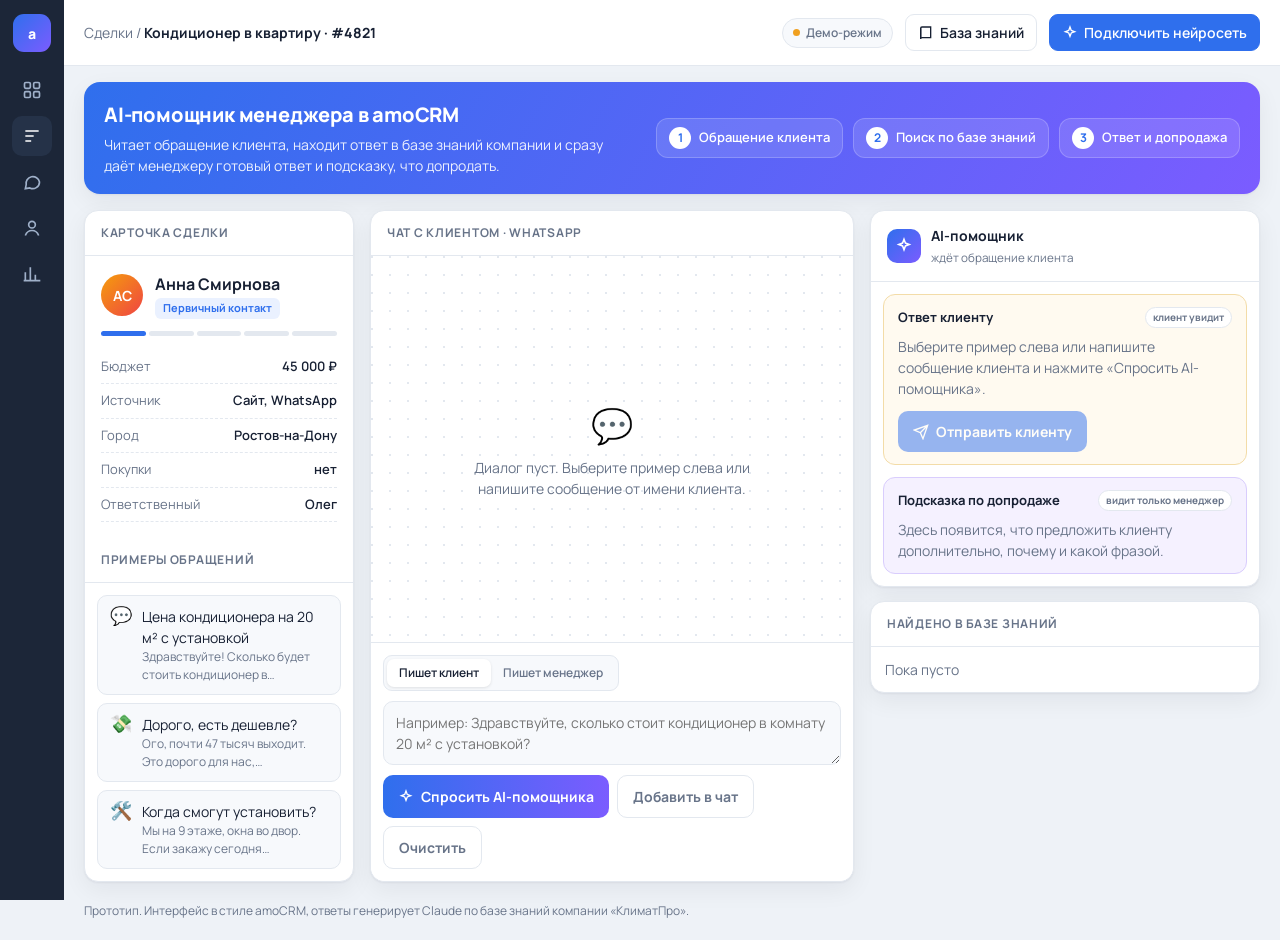
<file: ai-sales-assistant/index.html>
<!doctype html>
<html lang="ru">
<head>
<meta charset="utf-8">
<meta name="viewport" content="width=device-width, initial-scale=1">
<meta name="robots" content="noindex, nofollow">
<title>AI-помощник менеджера</title>
<meta name="description" content="Прототип: обращение клиента, поиск по базе знаний, ответ клиенту и подсказка по допродаже для менеджера в окне в стиле amoCRM">
<link rel="preconnect" href="https://fonts.googleapis.com">
<link rel="preconnect" href="https://fonts.gstatic.com" crossorigin>
<link rel="stylesheet" href="https://fonts.googleapis.com/css2?family=Manrope:wght@400;500;600;700;800&display=swap">
<style>
:root{
  --bg:#eef2f7; --panel:#ffffff; --panel-2:#f7f9fc; --line:#e3e8ef; --text:#172033; --muted:#687489;
  --brand:#2f6fed; --brand-2:#7b5cff; --brand-soft:#eaf1ff;
  --client:#f1f4f9; --manager:#e6f6ee; --manager-line:#bfe6cf;
  --reply-bg:#fffaf0; --reply-line:#f3dca8; --up-bg:#f5f1ff; --up-line:#d9cdfd;
  --ok:#17a34a; --danger:#d64545; --nav:#1c2638; --nav-2:#253248; --nav-text:#9fb0c9;
  --shadow:0 1px 2px rgba(16,24,40,.05), 0 8px 24px rgba(16,24,40,.06);
}
@media (prefers-color-scheme: dark){
  :root:not([data-theme="light"]){
    --bg:#0d1117; --panel:#161c26; --panel-2:#1b2230; --line:#283142; --text:#e7ebf2; --muted:#98a3b6;
    --brand:#5b8ff5; --brand-2:#9a80ff; --brand-soft:#1b2a45;
    --client:#212a38; --manager:#173125; --manager-line:#27553d;
    --reply-bg:#2a2416; --reply-line:#5c4a22; --up-bg:#221c38; --up-line:#46397a;
    --nav:#0a0e14; --nav-2:#131a25; --shadow:0 1px 2px rgba(0,0,0,.3), 0 8px 24px rgba(0,0,0,.25);
  }
}
:root[data-theme="dark"]{
  --bg:#0d1117; --panel:#161c26; --panel-2:#1b2230; --line:#283142; --text:#e7ebf2; --muted:#98a3b6;
  --brand:#5b8ff5; --brand-2:#9a80ff; --brand-soft:#1b2a45;
  --client:#212a38; --manager:#173125; --manager-line:#27553d;
  --reply-bg:#2a2416; --reply-line:#5c4a22; --up-bg:#221c38; --up-line:#46397a;
  --nav:#0a0e14; --nav-2:#131a25; --shadow:0 1px 2px rgba(0,0,0,.3), 0 8px 24px rgba(0,0,0,.25);
}
*{box-sizing:border-box}
html,body{margin:0}
body{background:var(--bg);color:var(--text);font:14px/1.5 Manrope,system-ui,sans-serif;min-height:100vh;display:flex}
button,input,textarea{font:inherit;color:inherit}
svg{flex:none}

/* боковое меню как в CRM */
.nav{width:64px;background:var(--nav);display:flex;flex-direction:column;align-items:center;gap:6px;padding:14px 0;position:sticky;top:0;height:100vh}
.logo{width:38px;height:38px;border-radius:11px;background:linear-gradient(135deg,var(--brand),var(--brand-2));display:grid;place-items:center;color:#fff;font-weight:800;margin-bottom:12px}
.nav i{width:40px;height:40px;border-radius:10px;display:grid;place-items:center;color:var(--nav-text)}
.nav i.on{background:var(--nav-2);color:#fff}
.nav svg{width:20px;height:20px}

.app{flex:1;min-width:0;display:flex;flex-direction:column}
.top{display:flex;align-items:center;gap:12px;padding:14px 20px;border-bottom:1px solid var(--line);background:var(--panel);flex-wrap:wrap}
.crumbs{color:var(--muted)} .crumbs b{color:var(--text)}
.sp{flex:1}
.status{display:inline-flex;align-items:center;gap:6px;font-size:12px;font-weight:600;padding:5px 10px;border-radius:99px;background:var(--panel-2);border:1px solid var(--line);color:var(--muted)}
.status::before{content:"";width:7px;height:7px;border-radius:50%;background:#f0a020}
.status.live{color:var(--ok)} .status.live::before{background:var(--ok);box-shadow:0 0 0 3px #17a34a33}
.tbtn{display:inline-flex;align-items:center;gap:6px;border:1px solid var(--line);background:var(--panel);border-radius:9px;padding:7px 12px;cursor:pointer;font-weight:600}
.tbtn:hover{border-color:var(--brand);color:var(--brand)}
.tbtn.primary{background:var(--brand);border-color:var(--brand);color:#fff}
.tbtn.primary:hover{filter:brightness(1.08);color:#fff}
.tbtn svg{width:16px;height:16px}

.hero{margin:16px 20px 0;padding:18px 20px;border-radius:16px;background:linear-gradient(120deg,var(--brand) 0%,var(--brand-2) 100%);color:#fff;display:flex;gap:24px;align-items:center;flex-wrap:wrap;box-shadow:var(--shadow)}
.hero h1{margin:0;font-size:20px;font-weight:800;letter-spacing:-.01em}
.hero p{margin:4px 0 0;opacity:.9;max-width:520px}
.steps{display:flex;gap:10px;flex-wrap:wrap;margin-left:auto}
.step{background:#ffffff1f;border:1px solid #ffffff33;border-radius:12px;padding:8px 12px;display:flex;align-items:center;gap:8px;font-weight:600;font-size:13px}
.step b{width:22px;height:22px;border-radius:50%;background:#fff;color:var(--brand);display:grid;place-items:center;font-size:12px}

.wrap{display:grid;grid-template-columns:270px minmax(0,1fr) 390px;gap:16px;padding:16px 20px 20px}
.card{background:var(--panel);border:1px solid var(--line);border-radius:14px;box-shadow:var(--shadow)}
.card h3{margin:0;padding:13px 16px;border-bottom:1px solid var(--line);font-size:12px;text-transform:uppercase;letter-spacing:.06em;color:var(--muted);display:flex;align-items:center;gap:8px}

.lead{padding:16px}
.who{display:flex;gap:12px;align-items:center;margin-bottom:12px}
.ava{width:42px;height:42px;border-radius:50%;display:grid;place-items:center;font-weight:700;color:#fff;background:linear-gradient(135deg,#f59e0b,#ef4444);flex:none}
.ava.m{background:linear-gradient(135deg,#10b981,#0ea5e9)}
.ava.s{width:30px;height:30px;font-size:12px}
.who .name{font-size:16px;font-weight:700}
.stage{display:inline-block;margin-top:2px;padding:2px 8px;border-radius:6px;background:var(--brand-soft);color:var(--brand);font-weight:700;font-size:11px}
.pipe{display:flex;gap:3px;margin:4px 0 14px}
.pipe span{flex:1;height:5px;border-radius:3px;background:var(--line)} .pipe span.on{background:var(--brand)}
.row{display:flex;justify-content:space-between;gap:8px;padding:7px 0;border-bottom:1px dashed var(--line);font-size:13px}
.row span:first-child{color:var(--muted)} .row span:last-child{font-weight:600}
.samples{padding:12px;display:flex;flex-direction:column;gap:8px}
.sample{text-align:left;background:var(--panel-2);border:1px solid var(--line);border-radius:10px;padding:10px 12px;cursor:pointer;display:flex;gap:10px;align-items:flex-start;transition:.15s}
.sample:hover,.sample.on{border-color:var(--brand);background:var(--brand-soft)}
.sample em{font-style:normal;font-size:18px;line-height:1}
.sample small{display:block;color:var(--muted);font-size:12px}

.chat{display:flex;flex-direction:column;min-height:640px}
.feed{flex:1;overflow:auto;padding:18px 16px;display:flex;flex-direction:column;gap:14px;max-height:calc(100vh - 330px);min-height:300px;background:
  radial-gradient(circle at 1px 1px,var(--line) 1px,transparent 0) 0 0/18px 18px}
.m{display:flex;gap:10px;max-width:82%;animation:in .25s ease-out}
.m.manager{align-self:flex-end;flex-direction:row-reverse}
.bubble{padding:10px 13px;border-radius:14px;white-space:pre-wrap;box-shadow:0 1px 1px rgba(0,0,0,.04)}
.client .bubble{background:var(--panel);border:1px solid var(--line);border-top-left-radius:4px}
.manager .bubble{background:var(--manager);border:1px solid var(--manager-line);border-top-right-radius:4px}
.meta{font-size:11px;color:var(--muted);margin-bottom:3px;font-weight:600}
.manager .meta{text-align:right}
.via{display:inline-block;margin-left:6px;padding:0 6px;border-radius:4px;background:linear-gradient(90deg,var(--brand),var(--brand-2));color:#fff;font-size:10px}
@keyframes in{from{opacity:0;transform:translateY(6px)}to{opacity:1;transform:none}}
.placeholder{margin:auto;text-align:center;color:var(--muted);max-width:320px}
.placeholder div{font-size:34px;margin-bottom:6px}

.composer{border-top:1px solid var(--line);padding:12px;display:flex;flex-direction:column;gap:10px;background:var(--panel);border-radius:0 0 14px 14px}
.tabs{display:inline-flex;background:var(--panel-2);border:1px solid var(--line);border-radius:9px;padding:3px;align-self:flex-start}
.tabs button{border:0;background:none;border-radius:7px;padding:5px 12px;cursor:pointer;font-size:12px;font-weight:600;color:var(--muted)}
.tabs button.on{background:var(--panel);color:var(--text);box-shadow:0 1px 3px rgba(0,0,0,.1)}
textarea{width:100%;border:1px solid var(--line);border-radius:10px;padding:10px 12px;background:var(--panel-2);resize:vertical;outline:none}
textarea:focus{border-color:var(--brand);box-shadow:0 0 0 3px var(--brand-soft)}
.actions{display:flex;gap:8px;flex-wrap:wrap}
.btn{display:inline-flex;align-items:center;gap:7px;background:var(--brand);color:#fff;border:0;border-radius:10px;padding:10px 15px;font-weight:700;cursor:pointer;transition:.15s}
.btn:hover{filter:brightness(1.08)}
.btn.ai{background:linear-gradient(90deg,var(--brand),var(--brand-2))}
.btn.ghost{background:none;color:var(--muted);border:1px solid var(--line)}
.btn.ghost:hover{color:var(--text);border-color:var(--muted)}
.btn:disabled{opacity:.5;cursor:default;filter:none}
.btn svg{width:16px;height:16px}

.side{display:flex;flex-direction:column;gap:14px}
.aihead{display:flex;align-items:center;gap:10px;padding:14px 16px;border-bottom:1px solid var(--line)}
.aihead .ic{width:34px;height:34px;border-radius:10px;display:grid;place-items:center;color:#fff;background:linear-gradient(135deg,var(--brand),var(--brand-2))}
.aihead .ic svg{width:18px;height:18px}
.aihead b{display:block} .aihead small{color:var(--muted)}
.box{margin:12px;border-radius:12px;padding:12px 14px}
.box .t{font-weight:700;font-size:13px;margin-bottom:8px;display:flex;justify-content:space-between;align-items:center;gap:8px}
.reply{background:var(--reply-bg);border:1px solid var(--reply-line)}
.upsell{background:var(--up-bg);border:1px solid var(--up-line)}
.body{white-space:pre-wrap}
.tag{font-size:10px;font-weight:700;padding:2px 7px;border-radius:99px;background:var(--panel);border:1px solid var(--line);color:var(--muted);white-space:nowrap}
.urow{display:flex;gap:10px;padding:8px 0;border-top:1px dashed var(--up-line)}
.urow:first-child{border-top:0;padding-top:0}
.urow .k{font-size:11px;font-weight:700;text-transform:uppercase;letter-spacing:.04em;color:var(--brand-2);min-width:88px;padding-top:2px}
.urow.say .v{font-style:italic}
.empty{color:var(--muted)}
.skel{height:11px;border-radius:6px;margin:8px 0;background:linear-gradient(90deg,var(--line) 0%,var(--panel-2) 50%,var(--line) 100%);background-size:200% 100%;animation:sh 1.1s infinite}
@keyframes sh{to{background-position:-200% 0}}
.caret::after{content:"▍";animation:bl .8s steps(1) infinite;color:var(--brand)}
@keyframes bl{50%{opacity:0}}
.hits{padding:12px 14px;display:flex;flex-direction:column;gap:6px}
.hit{display:flex;align-items:center;gap:8px;font-size:13px;padding:7px 10px;border-radius:9px;background:var(--panel-2);border:1px solid var(--line)}
.hit.used{border-color:var(--ok);background:color-mix(in srgb,var(--ok) 8%,var(--panel))}
.hit .n{width:20px;height:20px;border-radius:6px;display:grid;place-items:center;background:var(--line);font-size:11px;font-weight:700}
.hit.used .n{background:var(--ok);color:#fff}
.hit small{margin-left:auto;color:var(--ok);font-weight:700;font-size:11px}
.err{color:var(--danger)}
.spin{width:14px;height:14px;border:2px solid #fff6;border-top-color:#fff;border-radius:50%;animation:r .8s linear infinite}
@keyframes r{to{transform:rotate(360deg)}}

dialog{border:1px solid var(--line);border-radius:16px;background:var(--panel);color:var(--text);max-width:720px;width:calc(100% - 32px);padding:0;box-shadow:0 20px 60px rgba(0,0,0,.3)}
dialog::backdrop{background:rgba(10,15,25,.55);backdrop-filter:blur(3px)}
dialog .in{padding:20px;display:flex;flex-direction:column;gap:10px}
dialog h2{margin:0 0 4px;font-size:18px}
dialog label{font-weight:700;font-size:13px}
dialog input{width:100%;border:1px solid var(--line);border-radius:10px;padding:10px 12px;background:var(--panel-2);outline:none}
dialog input:focus{border-color:var(--brand)}
.hint{font-size:12px;color:var(--muted);background:var(--panel-2);border:1px solid var(--line);border-radius:10px;padding:10px 12px}
footer{padding:0 20px 20px;color:var(--muted);font-size:12px}

@media (max-width:1200px){.wrap{grid-template-columns:1fr 1fr}.chat{grid-column:1 / -1;order:-1}}
@media (max-width:760px){
  .nav{display:none}.wrap{grid-template-columns:1fr;padding:12px 16px}.hero{margin:12px 16px 0}.top{padding:12px 16px}
  .feed{max-height:none}.chat{min-height:0}.steps{margin-left:0}.m{max-width:94%}
}
</style>
</head>
<body>
<nav class="nav" aria-hidden="true">
  <div class="logo">a</div>
  <i><svg viewBox="0 0 24 24" fill="none" stroke="currentColor" stroke-width="2"><rect x="3" y="3" width="7" height="7" rx="1.5"/><rect x="14" y="3" width="7" height="7" rx="1.5"/><rect x="3" y="14" width="7" height="7" rx="1.5"/><rect x="14" y="14" width="7" height="7" rx="1.5"/></svg></i>
  <i class="on"><svg viewBox="0 0 24 24" fill="none" stroke="currentColor" stroke-width="2"><path d="M4 6h16M4 12h10M4 18h7"/></svg></i>
  <i><svg viewBox="0 0 24 24" fill="none" stroke="currentColor" stroke-width="2"><path d="M21 12a8 8 0 0 1-11.6 7.1L4 20l1-4.6A8 8 0 1 1 21 12z"/></svg></i>
  <i><svg viewBox="0 0 24 24" fill="none" stroke="currentColor" stroke-width="2"><circle cx="12" cy="8" r="4"/><path d="M4 21c1.5-4 4.5-6 8-6s6.5 2 8 6"/></svg></i>
  <i><svg viewBox="0 0 24 24" fill="none" stroke="currentColor" stroke-width="2"><path d="M4 20V10M10 20V4M16 20v-7M22 20H2"/></svg></i>
</nav>

<div class="app">
  <header class="top">
    <div class="crumbs">Сделки / <b>Кондиционер в квартиру · #4821</b></div>
    <span class="sp"></span>
    <span id="mode" class="status">Демо-режим</span>
    <button class="tbtn" id="openKb"><svg viewBox="0 0 24 24" fill="none" stroke="currentColor" stroke-width="2"><path d="M4 5a2 2 0 0 1 2-2h13v16H6a2 2 0 0 0-2 2z"/><path d="M4 19V5"/></svg>База знаний</button>
    <button class="tbtn primary" id="openKey"><svg viewBox="0 0 24 24" fill="none" stroke="currentColor" stroke-width="2"><path d="M12 3l1.9 5.1L19 10l-5.1 1.9L12 17l-1.9-5.1L5 10l5.1-1.9z"/></svg>Подключить нейросеть</button>
  </header>

  <section class="hero">
    <div>
      <h1>AI-помощник менеджера в amoCRM</h1>
      <p>Читает обращение клиента, находит ответ в базе знаний компании и сразу даёт менеджеру готовый ответ и подсказку, что допродать.</p>
    </div>
    <div class="steps">
      <div class="step"><b>1</b>Обращение клиента</div>
      <div class="step"><b>2</b>Поиск по базе знаний</div>
      <div class="step"><b>3</b>Ответ и допродажа</div>
    </div>
  </section>

  <div class="wrap">
    <aside class="card">
      <h3>Карточка сделки</h3>
      <div class="lead">
        <div class="who"><div class="ava">АС</div><div><div class="name">Анна Смирнова</div><span class="stage">Первичный контакт</span></div></div>
        <div class="pipe"><span class="on"></span><span></span><span></span><span></span><span></span></div>
        <div class="row"><span>Бюджет</span><span>45 000 ₽</span></div>
        <div class="row"><span>Источник</span><span>Сайт, WhatsApp</span></div>
        <div class="row"><span>Город</span><span>Ростов-на-Дону</span></div>
        <div class="row"><span>Покупки</span><span>нет</span></div>
        <div class="row"><span>Ответственный</span><span>Олег</span></div>
      </div>
      <h3>Примеры обращений</h3>
      <div class="samples" id="samples"></div>
    </aside>

    <main class="card chat">
      <h3>Чат с клиентом · WhatsApp</h3>
      <div class="feed" id="feed"></div>
      <div class="composer">
        <div class="tabs">
          <button class="on" data-role="client">Пишет клиент</button>
          <button data-role="manager">Пишет менеджер</button>
        </div>
        <textarea id="input" rows="2" placeholder="Например: Здравствуйте, сколько стоит кондиционер в комнату 20 м² с установкой?"></textarea>
        <div class="actions">
          <button class="btn ai" id="analyze"><svg viewBox="0 0 24 24" fill="none" stroke="currentColor" stroke-width="2"><path d="M12 3l1.9 5.1L19 10l-5.1 1.9L12 17l-1.9-5.1L5 10l5.1-1.9z"/></svg><span>Спросить AI-помощника</span></button>
          <button class="btn ghost" id="send">Добавить в чат</button>
          <button class="btn ghost" id="reset">Очистить</button>
        </div>
      </div>
    </main>

    <aside class="side">
      <div class="card">
        <div class="aihead"><div class="ic"><svg viewBox="0 0 24 24" fill="none" stroke="currentColor" stroke-width="2"><path d="M12 3l1.9 5.1L19 10l-5.1 1.9L12 17l-1.9-5.1L5 10l5.1-1.9z"/></svg></div>
          <div><b>AI-помощник</b><small id="srcTag">ждёт обращение клиента</small></div></div>
        <div class="box reply">
          <div class="t">Ответ клиенту <span class="tag">клиент увидит</span></div>
          <div class="body" id="reply"><span class="empty">Выберите пример слева или напишите сообщение клиента и нажмите «Спросить AI-помощника».</span></div>
          <div class="actions" style="margin-top:12px"><button class="btn" id="useReply" disabled><svg viewBox="0 0 24 24" fill="none" stroke="currentColor" stroke-width="2"><path d="M22 2L11 13M22 2l-7 20-4-9-9-4z"/></svg>Отправить клиенту</button></div>
        </div>
        <div class="box upsell">
          <div class="t">Подсказка по допродаже <span class="tag">видит только менеджер</span></div>
          <div id="upsell"><span class="empty">Здесь появится, что предложить клиенту дополнительно, почему и какой фразой.</span></div>
        </div>
      </div>
      <div class="card">
        <h3>Найдено в базе знаний</h3>
        <div class="hits" id="hits"><span class="empty">Пока пусто</span></div>
      </div>
    </aside>
  </div>
  <footer>Прототип. Интерфейс в стиле amoCRM, ответы генерирует Claude по базе знаний компании «КлиматПро».</footer>
</div>

<dialog id="kbDlg"><div class="in">
  <h2>База знаний</h2>
  <label for="kb">Разделы отделяются пустой строкой, первая строка раздела это заголовок</label>
  <textarea id="kb" rows="18"></textarea>
  <div class="actions"><button class="btn" id="kbSave">Сохранить</button><button class="btn ghost" id="kbDefault">Вернуть исходную</button><button class="btn ghost" data-close>Закрыть</button></div>
</div></dialog>

<dialog id="keyDlg"><div class="in">
  <h2>Подключить нейросеть</h2>
  <label for="key">Ключ OpenRouter (sk-or-...) или Anthropic (sk-ant-...)</label>
  <input id="key" type="password" autocomplete="off" placeholder="sk-or-v1-...">
  <label for="model">Модель (можно оставить пустым)</label>
  <input id="model" placeholder="anthropic/claude-sonnet-5">
  <div class="hint">Ключ хранится только в этом браузере и отправляется напрямую в API нейросети. Без ключа работает демо-режим: три примера слева с ответами, заранее сгенерированными Claude.</div>
  <div class="actions"><button class="btn" id="keySave">Подключить</button><button class="btn ghost" id="keyClear">Отключить</button><button class="btn ghost" data-close>Закрыть</button></div>
</div></dialog>

<script src="demo.js"></script>
<script>
const DEFAULT_KB = `Компания
«КлиматПро», Ростов-на-Дону и область. Продажа, монтаж и обслуживание кондиционеров с 2014 года. Работаем ежедневно с 9 до 21. Гарантия на монтаж 3 года.

Подбор мощности
Мощность подбирается по площади: до 20 м² модель 07 (2,1 кВт), до 25 м² модель 09 (2,6 кВт), до 35 м² модель 12 (3,5 кВт), до 50 м² модель 18 (5,3 кВт). Солнечная сторона, последний этаж или много техники: берём на ступень мощнее.

Модели и цены
Ballu Eco 07: 19 900 ₽. Ballu Eco 09: 22 900 ₽. Инвертор Royal Clima Gloria 09: 32 900 ₽. Инвертор Royal Clima Gloria 12: 38 900 ₽. Инвертор Daikin FTXF 09: 54 900 ₽. Инвертор тише на 5–7 дБ, экономит до 40% электроэнергии, держит температуру без перепадов и работает на обогрев до −15 °C.

Монтаж
Стандартный монтаж 7 990 ₽: трасса до 3 м, пробивка стены, дренаж, вакуумирование, запуск. Каждый дополнительный метр трассы 1 200 ₽. Монтаж на высоте (альпинист) от 3 500 ₽. Демонтаж старого кондиционера 2 500 ₽. Срок: в течение 1–3 дней после заказа.

Доставка и оплата
Доставка по Ростову бесплатно при заказе с монтажом, без монтажа 500 ₽. Оплата картой, наличными, по QR, рассрочка 0% на 6 месяцев от 20 000 ₽ через банк-партнёр.

Обслуживание
Сервисная чистка 2 500 ₽: промывка фильтров и теплообменника, антибактериальная обработка, проверка давления фреона. Рекомендуется раз в год, при аллергии раз в полгода. Абонемент на 2 чистки в год 4 200 ₽. Дозаправка фреоном от 1 500 ₽.

Допродажи и акции
При покупке кондиционера с монтажом: сервисная чистка через год в подарок. Абонемент на обслуживание со скидкой 20% при оформлении вместе с покупкой (3 360 ₽ вместо 4 200 ₽). Второй кондиционер в ту же квартиру: скидка 15% на монтаж второго блока. Защитный козырёк для наружного блока 1 900 ₽. Wi-Fi модуль для управления со смартфона 3 500 ₽ (для Royal Clima Gloria и Daikin). Фильтр с ионизатором 1 200 ₽.

Возражения
Дорого: предложить рассрочку 0% или модель Ballu Eco. Шумно: предложить инвертор. Долго ждать: ближайший монтаж обычно на завтра. Сомневается в качестве монтажа: гарантия 3 года, мастера в штате, фото отчёт после работ.`;

const SYSTEM = `Ты AI-помощник менеджера по продажам в amoCRM. Тебе дают базу знаний компании (только найденные фрагменты), карточку сделки и историю диалога с клиентом.
Верни два блока:
1) reply: вежливый ответ клиенту от лица менеджера. Коротко (2–5 предложений), по делу, дружелюбно. Только факты из базы знаний: цены, сроки, условия. Если в базе нет ответа, честно скажи, что уточнишь, и задай уточняющий вопрос. Заверши вопросом, который двигает сделку. Не используй тире, пиши простыми предложениями без оговорок и самоисправлений.
2) upsell: подсказка для менеджера (клиент её не видит): что допродать сейчас, почему это уместно именно этому клиенту по его словам и что сказать одной фразой. Учитывай, что менеджер уже писал в диалоге, чтобы не повторяться. Если допродажа сейчас неуместна, так и скажи и объясни, когда предложить.
Ответ строго JSON: {"reply":"...","upsell":{"offer":"...","why":"...","script":"..."},"used":[номера разделов]}`;

const DEMO = window.DEMO_DATA || [];
const ICONS = ['💬','💸','🛠️','❓'];
const $ = s => document.querySelector(s);
const store = {get:k=>{try{return localStorage.getItem(k)}catch(e){return null}}, set:(k,v)=>{try{v==null?localStorage.removeItem(k):localStorage.setItem(k,v)}catch(e){}}};
let kbText = store.get('kb') || DEFAULT_KB;
let dialog = [];
let role = 'client';
let lastReply = '';
let typing = null;

function sections(text){
  return text.split(/\n\s*\n/).map((b,i)=>{const lines=b.trim().split('\n');return {id:i+1,title:lines[0].trim(),body:lines.slice(1).join('\n').trim()}}).filter(s=>s.title);
}
const stem = w => w.toLowerCase().replace(/ё/g,'е').slice(0,5);
const words = t => (t.toLowerCase().match(/[a-zа-яё0-9]{3,}/gi)||[]).map(stem);
function retrieve(query, k=5){
  const q = new Set(words(query));
  return sections(kbText).map(s=>{
    const w = words(s.title+' '+s.body); let score = 0;
    w.forEach(x=>{ if(q.has(x)) score++; });
    words(s.title).forEach(x=>{ if(q.has(x)) score+=3; });
    return {...s, score};
  }).sort((a,b)=>b.score-a.score).slice(0,k).filter(s=>s.score>0);
}
const esc = s => String(s).replace(/[&<>"]/g, c => ({'&':'&amp;','<':'&lt;','>':'&gt;','"':'&quot;'}[c]));
const now = (i) => { const d = new Date(Date.now() - (dialog.length - i) * 60000); return d.toTimeString().slice(0,5); };

function render(){
  const feed = $('#feed'); feed.innerHTML='';
  if(!dialog.length){ feed.innerHTML='<div class="placeholder"><div>💬</div>Диалог пуст. Выберите пример слева или напишите сообщение от имени клиента.</div>'; return; }
  dialog.forEach((m,i)=>{
    const d=document.createElement('div'); d.className='m '+m.role;
    const name = m.role==='client' ? 'Анна Смирнова' : 'Олег, менеджер';
    d.innerHTML = `<div class="ava s ${m.role==='client'?'':'m'}">${m.role==='client'?'АС':'ОЛ'}</div>
      <div><div class="meta">${name} · ${now(i)}${m.ai?'<span class="via">AI</span>':''}</div><div class="bubble">${esc(m.text)}</div></div>`;
    feed.appendChild(d);
  });
  feed.scrollTop = feed.scrollHeight;
}
function setMode(){
  const live = !!store.get('key');
  $('#mode').textContent = live ? 'Нейросеть подключена' : 'Демо-режим';
  $('#mode').className = 'status' + (live ? ' live' : '');
}
function loading(){
  if(typing) clearInterval(typing);
  $('#reply').innerHTML = '<div class="skel" style="width:92%"></div><div class="skel" style="width:78%"></div><div class="skel" style="width:85%"></div>';
  $('#upsell').innerHTML = '<div class="skel" style="width:70%"></div><div class="skel" style="width:88%"></div>';
  $('#srcTag').textContent = 'ищу в базе знаний и пишу ответ…';
  $('#useReply').disabled = true;
}
function typeOut(el, text){
  if(typing) clearInterval(typing);
  el.textContent = ''; el.classList.add('caret'); let i = 0;
  typing = setInterval(()=>{ i += 3; el.textContent = text.slice(0,i); if(i >= text.length){ clearInterval(typing); typing=null; el.classList.remove('caret'); } }, 16);
}
function showResult(res, hits, source){
  lastReply = res.reply || '';
  typeOut($('#reply'), lastReply || 'Нет ответа');
  const u = res.upsell || {};
  $('#upsell').innerHTML = [['Что', u.offer, ''], ['Почему', u.why, ''], ['Фраза', u.script, 'say']]
    .filter(r => r[1]).map(([k,v,c]) => `<div class="urow ${c}"><div class="k">${k}</div><div class="v">${esc(v)}</div></div>`).join('');
  const used = res.used || [];
  $('#hits').innerHTML = hits.length ? hits.map(h=>`<div class="hit ${used.includes(h.id)?'used':''}"><span class="n">${h.id}</span>${esc(h.title)}${used.includes(h.id)?'<small>✓ в ответе</small>':''}</div>`).join('') : '<span class="empty">Совпадений нет, ответ без базы</span>';
  $('#srcTag').textContent = source;
  $('#useReply').disabled = !lastReply;
}

async function callLLM(hits){
  const key = store.get('key'); const model = store.get('model');
  const kb = hits.map(h=>`[${h.id}] ${h.title}\n${h.body}`).join('\n\n') || '(ничего не найдено)';
  const user = `База знаний:\n${kb}\n\nКарточка сделки: Анна Смирнова, этап «Первичный контакт», бюджет 45 000 ₽, Ростов-на-Дону, покупок не было.\n\nДиалог:\n${dialog.map(m=>(m.role==='client'?'Клиент':'Менеджер')+': '+m.text).join('\n')}`;
  let text;
  if(key.startsWith('sk-ant-')){
    const r = await fetch('https://api.anthropic.com/v1/messages',{method:'POST',headers:{'content-type':'application/json','x-api-key':key,'anthropic-version':'2023-06-01','anthropic-dangerous-direct-browser-access':'true'},
      body:JSON.stringify({model:model||'claude-sonnet-5',max_tokens:1200,system:SYSTEM,messages:[{role:'user',content:user}]})});
    const j = await r.json(); if(!r.ok) throw new Error(j.error?.message||r.status); text = j.content.map(c=>c.text||'').join('');
  } else {
    const r = await fetch('https://openrouter.ai/api/v1/chat/completions',{method:'POST',headers:{'content-type':'application/json','authorization':'Bearer '+key,'X-Title':'amo AI assistant prototype'},
      body:JSON.stringify({model:model||'anthropic/claude-sonnet-5',max_tokens:1200,messages:[{role:'system',content:SYSTEM},{role:'user',content:user}],response_format:{type:'json_object'}})});
    const j = await r.json(); if(!r.ok) throw new Error(j.error?.message||r.status); text = j.choices[0].message.content;
  }
  const m = text.match(/\{[\s\S]*\}/); if(!m) throw new Error('модель вернула не JSON');
  return JSON.parse(m[0]);
}

async function analyze(){
  const pending = $('#input').value.trim();
  if(pending){ dialog.push({role,text:pending}); $('#input').value=''; render(); }
  const lastClient = [...dialog].reverse().find(m=>m.role==='client');
  if(!lastClient){ $('#reply').innerHTML='<span class="err">Сначала добавьте сообщение клиента.</span>'; return; }
  const query = dialog.filter(m=>m.role==='client').slice(-2).map(m=>m.text).join(' ');
  const hits = retrieve(query);
  const btn = $('#analyze'); btn.disabled = true; btn.querySelector('span').textContent = 'Думаю…';
  loading();
  try{
    if(store.get('key')){
      showResult(await callLLM(hits), hits, 'ответ нейросети в реальном времени');
    } else {
      const demo = DEMO.find(d=>d.client===lastClient.text);
      await new Promise(r=>setTimeout(r,900));
      if(demo) showResult(demo.result, hits, 'демо: ответ заранее сгенерирован Claude');
      else { $('#reply').innerHTML='<span class="err">В демо-режиме работают примеры слева. Для своих сообщений подключите нейросеть кнопкой вверху.</span>'; $('#upsell').innerHTML=''; $('#srcTag').textContent='демо-режим'; }
    }
  }catch(e){ $('#reply').innerHTML=`<span class="err">Ошибка нейросети: ${esc(e.message)}</span>`; $('#upsell').innerHTML=''; $('#srcTag').textContent='ошибка'; }
  btn.disabled = false; btn.querySelector('span').textContent = 'Спросить AI-помощника';
}

$('#samples').innerHTML = DEMO.map((d,i)=>`<button class="sample" data-i="${i}"><em>${ICONS[i]||'💬'}</em><span>${esc(d.label)}<small>${esc(d.client.slice(0,48))}…</small></span></button>`).join('');
$('#samples').addEventListener('click',e=>{
  const b=e.target.closest('.sample'); if(!b) return; const d=DEMO[+b.dataset.i];
  document.querySelectorAll('.sample').forEach(x=>x.classList.toggle('on', x===b));
  dialog = JSON.parse(JSON.stringify(d.history||[])); dialog.push({role:'client',text:d.client}); render(); analyze();
});
document.querySelectorAll('.tabs button').forEach(b=>b.onclick=()=>{
  document.querySelectorAll('.tabs button').forEach(x=>x.classList.remove('on')); b.classList.add('on'); role=b.dataset.role;
  $('#input').placeholder = role==='client' ? 'Сообщение клиента' : 'Что написал менеджер (помощник учтёт это в подсказке)';
});
$('#input').addEventListener('keydown',e=>{ if(e.key==='Enter' && (e.metaKey||e.ctrlKey)) analyze(); });
$('#send').onclick=()=>{ const t=$('#input').value.trim(); if(!t) return; dialog.push({role,text:t}); $('#input').value=''; render(); };
$('#analyze').onclick=analyze;
$('#reset').onclick=()=>{ dialog=[]; render(); document.querySelectorAll('.sample').forEach(x=>x.classList.remove('on')); };
$('#useReply').onclick=()=>{ if(!lastReply) return; dialog.push({role:'manager',text:lastReply,ai:true}); render(); $('#useReply').disabled=true; };
$('#openKb').onclick=()=>{ $('#kb').value=kbText; $('#kbDlg').showModal(); };
$('#kbSave').onclick=()=>{ kbText=$('#kb').value; store.set('kb',kbText); $('#kbDlg').close(); };
$('#kbDefault').onclick=()=>{ kbText=DEFAULT_KB; store.set('kb',null); $('#kb').value=kbText; };
$('#openKey').onclick=()=>{ $('#key').value=store.get('key')||''; $('#model').value=store.get('model')||''; $('#keyDlg').showModal(); };
$('#keySave').onclick=()=>{ store.set('key',$('#key').value.trim()||null); store.set('model',$('#model').value.trim()||null); setMode(); $('#keyDlg').close(); };
$('#keyClear').onclick=()=>{ store.set('key',null); $('#key').value=''; setMode(); };
document.querySelectorAll('[data-close]').forEach(b=>b.onclick=()=>b.closest('dialog').close());
setMode(); render();
</script>
</body>
</html>
</file>
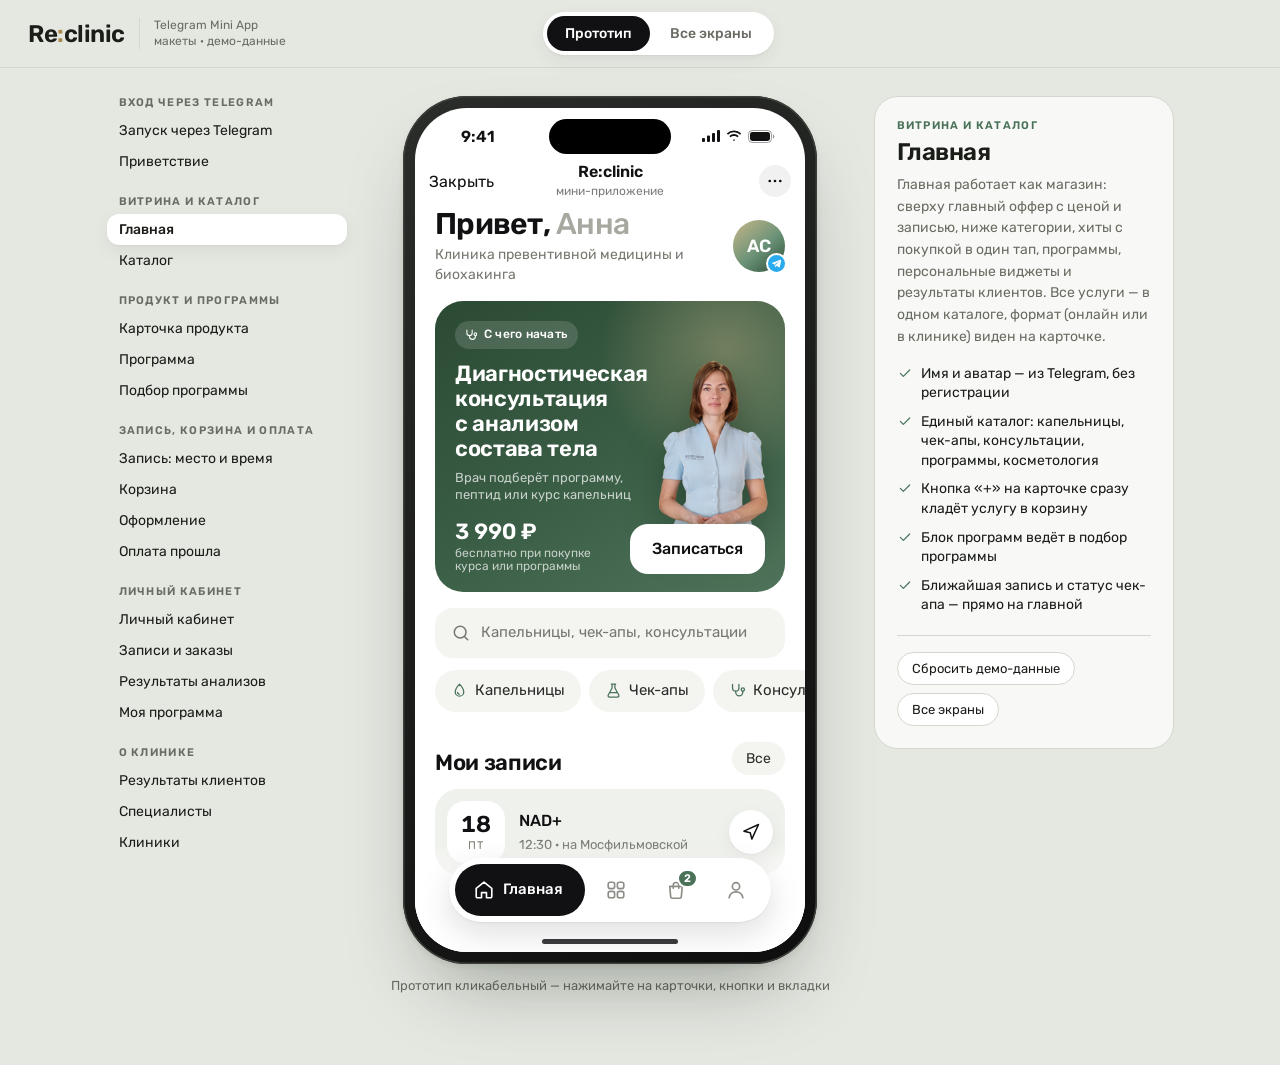
<file: reclinic/index.html>
<!doctype html>
<html lang="ru">
<head>
<meta charset="utf-8">
<meta name="viewport" content="width=device-width, initial-scale=1">
<meta name="robots" content="noindex, nofollow">
<meta name="description" content="Кликабельный прототип Telegram Mini App клиники Re:clinic">
</head>
<body>
<title>Re:clinic Mini App</title>
<link rel="preconnect" href="https://fonts.googleapis.com">
<link rel="preconnect" href="https://fonts.gstatic.com" crossorigin>
<link rel="stylesheet" href="https://fonts.googleapis.com/css2?family=Rubik:wght@400;500;600;700&display=swap">
<link rel="stylesheet" href="styles.css">
<link rel="stylesheet" href="screens/auth.css">
<link rel="stylesheet" href="screens/home.css">
<link rel="stylesheet" href="screens/catalog.css">
<link rel="stylesheet" href="screens/product.css">
<link rel="stylesheet" href="screens/program.css">
<link rel="stylesheet" href="screens/buy.css">
<link rel="stylesheet" href="screens/cabinet.css">
<link rel="stylesheet" href="screens/clinic.css">

<div id="deck"></div>

<script src="data.js"></script>
<script src="demo.js"></script>
<script src="illustrations.js"></script>
<script src="images.js"></script>
<script src="app.js"></script>
<script src="screens/auth.js"></script>
<script src="screens/home.js"></script>
<script src="screens/catalog.js"></script>
<script src="screens/product.js"></script>
<script src="screens/program.js"></script>
<script src="screens/buy.js"></script>
<script src="screens/cabinet.js"></script>
<script src="screens/clinic.js"></script>
<script>RC.start();</script>

</body>
</html>
</file>
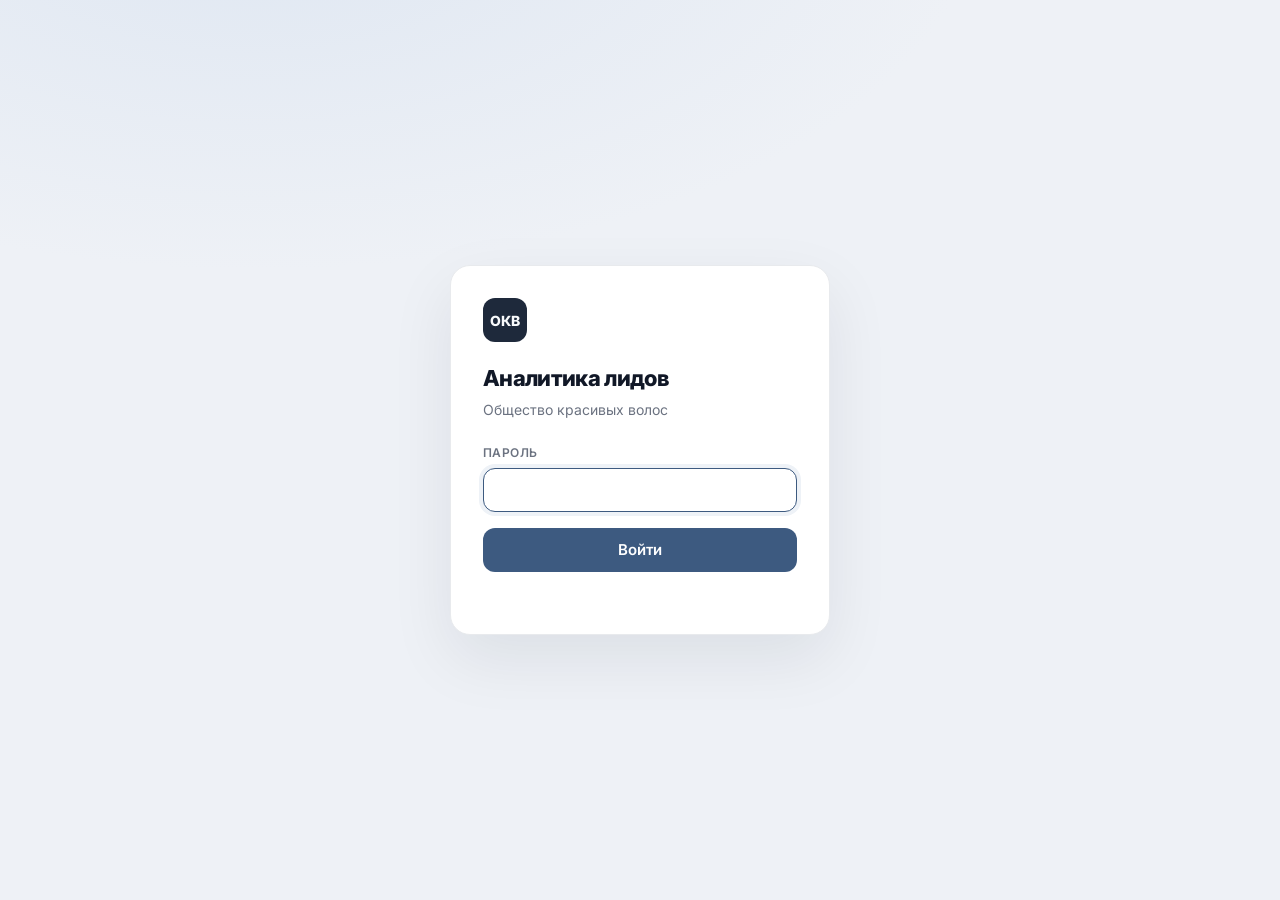
<file: analytics/login.html>
<!doctype html>
<html lang="ru">
<head>
  <meta charset="utf-8">
  <meta name="viewport" content="width=device-width, initial-scale=1">
  <meta name="robots" content="noindex, nofollow">
  <title>Вход · Аналитика лидов</title>
  <link rel="icon" href="favicon.svg" type="image/svg+xml">
  <link rel="preconnect" href="https://fonts.googleapis.com">
  <link href="https://fonts.googleapis.com/css2?family=Inter:wght@400;500;600;700;800&display=swap" rel="stylesheet">
  <style>
    :root {
      --bg: #eef1f6; --surface: #fff; --line: #e8eaed; --text: #111827; --muted: #6b7280;
      --brand: #3d5a80; --brand-hover: #2d4a6f; --red: #dc2626;
      --font: "Inter", ui-sans-serif, system-ui, -apple-system, sans-serif;
    }
    * { box-sizing: border-box; }
    body {
      margin: 0; min-height: 100vh; display: grid; place-items: center; padding: 16px;
      font: 14px/1.5 var(--font); color: var(--text);
      background: radial-gradient(1200px 600px at 20% -10%, #dfe7f2 0%, transparent 60%), var(--bg);
    }
    .card {
      width: 100%; max-width: 380px; background: var(--surface); border: 1px solid var(--line);
      border-radius: 20px; padding: 32px; box-shadow: 0 24px 64px rgba(16,24,40,.08);
    }
    .mark {
      width: 44px; height: 44px; border-radius: 12px; background: #1e293b; color: #f8fafc;
      display: grid; place-items: center; font-weight: 800; letter-spacing: -.02em; margin-bottom: 20px;
    }
    h1 { font-size: 22px; font-weight: 800; letter-spacing: -.03em; margin: 0 0 4px; }
    p { color: var(--muted); margin: 0 0 24px; }
    label { display: block; font-size: 12px; font-weight: 600; color: var(--muted); text-transform: uppercase; letter-spacing: .04em; margin-bottom: 6px; }
    input {
      width: 100%; height: 44px; padding: 0 14px; border: 1px solid var(--line); border-radius: 12px;
      font: inherit; font-size: 15px; outline: none; transition: border-color .15s, box-shadow .15s;
    }
    input:focus { border-color: var(--brand); box-shadow: 0 0 0 4px #eef2f7; }
    button {
      width: 100%; height: 44px; margin-top: 16px; border: 0; border-radius: 12px; background: var(--brand);
      color: #fff; font: inherit; font-weight: 600; font-size: 15px; cursor: pointer; transition: background .15s;
    }
    button:hover { background: var(--brand-hover); }
    button:disabled { opacity: .6; cursor: default; }
    .error { color: var(--red); font-size: 13px; min-height: 20px; margin-top: 10px; }
  </style>
</head>
<body>
  <form class="card" id="form" novalidate>
    <div class="mark">ОКВ</div>
    <h1>Аналитика лидов</h1>
    <p>Общество красивых волос</p>
    <label for="password">Пароль</label>
    <input id="password" type="password" autocomplete="current-password" autofocus>
    <button id="submit" type="submit">Войти</button>
    <div class="error" id="error"></div>
  </form>
  <script>
    const API_BASE = location.hostname.endsWith("github.io") ? "https://analytics.138-124-231-240.nip.io" : "";
    const form = document.getElementById("form");
    form.addEventListener("submit", async (event) => {
      event.preventDefault();
      const button = document.getElementById("submit");
      const error = document.getElementById("error");
      if (!document.getElementById("password").value) { error.textContent = "Введите пароль"; return; }
      button.disabled = true;
      error.textContent = "";
      try {
        const response = await fetch(API_BASE + "/api/login", {
          method: "POST",
          headers: { "Content-Type": "application/json" },
          credentials: API_BASE ? "omit" : "same-origin",
          body: JSON.stringify({ password: document.getElementById("password").value }),
        });
        if (response.ok) {
          const data = await response.json();
          try { localStorage.setItem("mark_token", data.token); } catch (e) { /* storage blocked: the cookie still works on the server */ }
          location.href = "./";
          return;
        }
        error.textContent = "Неверный пароль";
      } catch (e) {
        error.textContent = "Нет связи с сервером";
      }
      button.disabled = false;
    });
  </script>
</body>
</html>
</file>
<file: reclinic/styles.css>
/* =====================================================================
   Re:clinic Mini App — дизайн-система макетов
   Палитра и шрифт — с сайта resource-clinic.ru (Rubik, зелёно-песочный
   градиент кнопок, глубокий зелёный), скругления — крупные (28px+).
   ===================================================================== */

:root {
  --font: "Rubik", -apple-system, BlinkMacSystemFont, "Segoe UI", Roboto, Arial, sans-serif;

  /* нейтральные — с лёгким уклоном в шалфей */
  --ink: #111013;
  --ink-2: #2C2D2A;
  --muted: #76776F;
  --muted-2: #A7A89F;
  --line: #EAEBE5;
  --line-2: #DADBD2;
  --bg: #FFFFFF;
  --soft: #F4F5F1;
  --soft-2: #ECEDE7;
  --sage: #EFF1EC;
  --sage-2: #E1E7DC;

  /* фирменные */
  --green: #497259;
  --green-2: #50745B;
  --green-3: #6A9277;
  --deep: #2B4A34;
  --olive: #545F4C;
  --sand: #C8B78A;
  --sand-2: #C2BA9D;
  --sand-soft: #F4EFE2;
  --gold: #A88A4E;
  --tg: #2AABEE;

  /* семантика */
  --ok: #3E8157;
  --ok-soft: #E3F0E7;
  --warn: #B07A2A;
  --warn-soft: #F6ECD9;
  --bad: #B5533C;
  --bad-soft: #F5E2DC;

  --grad-brand: linear-gradient(174deg, #497259 0%, #55725A 55%, #A89F7C 100%);
  --grad-deep: linear-gradient(150deg, #2B4A34 0%, #3A5D45 52%, #50745B 100%);
  --grad-sand: linear-gradient(160deg, #F6F1E4 0%, #E9E0C7 100%);

  --r-xl: 32px;
  --r-card: 28px;
  --r-md: 22px;
  --r-sm: 16px;
  --r-btn: 18px;
  --pill: 999px;

  --sh-1: 0 1px 2px rgba(17, 16, 19, .05), 0 6px 18px rgba(17, 16, 19, .06);
  --sh-2: 0 2px 6px rgba(17, 16, 19, .06), 0 18px 40px rgba(17, 16, 19, .12);

  /* подложка презентации */
  --deck-bg: #E5E8E1;
  --deck-ink: #1A1D18;
  --deck-muted: #686C62;
  --deck-card: #F8F9F6;
  --deck-line: #D3D7CD;
}

* { box-sizing: border-box; }
html, body { margin: 0; }
body {
  background: var(--deck-bg);
  color: var(--deck-ink);
  font-family: var(--font);
  -webkit-font-smoothing: antialiased;
  padding-inline: 16px;
}
button { font: inherit; color: inherit; background: none; border: 0; padding: 0; margin: 0; cursor: pointer; text-align: inherit; }
button:focus-visible, [data-go]:focus-visible, .artboard:focus-visible { outline: 2px solid var(--green); outline-offset: 2px; }
.ico { display: block; flex: none; }

@media (prefers-reduced-motion: reduce) {
  *, *::before, *::after { animation: none !important; transition: none !important; scroll-behavior: auto !important; }
}

/* ============================ Презентация ============================ */

.deck-top {
  position: sticky; top: 0; z-index: 100;
  display: flex; align-items: center; justify-content: space-between; gap: 16px; flex-wrap: wrap;
  margin-inline: -16px; padding: 12px 28px;
  background: rgba(229, 232, 225, .88);
  backdrop-filter: blur(14px); -webkit-backdrop-filter: blur(14px);
  border-bottom: 1px solid var(--deck-line);
}
.brand { display: flex; align-items: center; gap: 14px; }
.brand__mark { font-size: 24px; font-weight: 600; letter-spacing: -.02em; }
.brand__mark i { font-style: normal; color: var(--gold); }
.brand__meta { font-size: 12px; line-height: 1.3; color: var(--deck-muted); border-left: 1px solid var(--deck-line); padding-left: 14px; }
.modes { display: flex; gap: 2px; padding: 4px; border-radius: var(--pill); background: #fff; box-shadow: var(--sh-1); }
.modes button { padding: 9px 18px; border-radius: var(--pill); font-size: 14px; font-weight: 500; color: var(--deck-muted); }
.modes button.on { background: var(--ink); color: #fff; }
.deck-top__right { display: flex; align-items: center; gap: 6px; font-size: 13px; color: var(--deck-muted); min-width: 220px; justify-content: flex-end; }
.deck-top__right button { padding: 5px 9px; border-radius: 8px; font-size: 13px; }
.deck-top__right button.on { background: #fff; color: var(--deck-ink); box-shadow: var(--sh-1); }
body:not([data-mode="board"]) [data-zoom-wrap] { display: none; }

/* --- прототип --- */
.proto {
  display: grid; grid-template-columns: minmax(190px, 240px) auto minmax(240px, 300px);
  gap: 44px; justify-content: center; align-items: start;
  max-width: 1260px; margin: 0 auto; padding-block: 28px 72px;
}
.flownav { position: sticky; top: 84px; display: grid; gap: 18px; }
.flownav__group h4 { margin: 0 0 6px 12px; font-size: 11px; font-weight: 600; letter-spacing: .12em; text-transform: uppercase; color: var(--deck-muted); }
.flownav__item { display: block; width: 100%; padding: 7px 12px; border-radius: 12px; font-size: 14px; }
.flownav__item:hover { background: rgba(255, 255, 255, .55); }
.flownav__item.on { background: #fff; font-weight: 500; box-shadow: var(--sh-1); }
.proto__stage { display: grid; justify-items: center; gap: 14px; }
.proto__hint { margin: 0; font-size: 13px; color: var(--deck-muted); }
.notes { position: sticky; top: 84px; padding: 22px; border-radius: 24px; background: var(--deck-card); border: 1px solid var(--deck-line); }
.notes__flow { margin: 0; font-size: 11px; font-weight: 600; letter-spacing: .12em; text-transform: uppercase; color: var(--green); }
.notes__title { margin: 6px 0 8px; font-size: 24px; font-weight: 600; letter-spacing: -.02em; text-wrap: balance; }
.notes__text { margin: 0; font-size: 14px; line-height: 1.55; color: var(--deck-muted); }
.notes__points { list-style: none; margin: 16px 0 0; padding: 0; display: grid; gap: 9px; }
.notes__points li { display: flex; gap: 8px; font-size: 14px; line-height: 1.4; }
.notes__points .ico { color: var(--green); margin-top: 1px; }
.notes__ex { margin-top: 18px; display: flex; flex-wrap: wrap; gap: 6px; }
.notes__ex p { flex-basis: 100%; margin: 0 0 2px; font-size: 12px; color: var(--deck-muted); }
.notes__ex button { padding: 7px 12px; border-radius: var(--pill); background: #fff; border: 1px solid var(--deck-line); font-size: 13px; }
.notes__ex button.on { background: var(--ink); border-color: var(--ink); color: #fff; }
.notes__actions { margin-top: 20px; padding-top: 16px; border-top: 1px solid var(--deck-line); display: flex; gap: 8px; flex-wrap: wrap; }
.notes__actions button { padding: 8px 14px; border-radius: var(--pill); font-size: 13px; background: #fff; border: 1px solid var(--deck-line); }

@media (max-width: 1180px) {
  .proto { grid-template-columns: minmax(0, 1fr); gap: 22px; }
  .flownav { position: static; display: flex; gap: 18px; overflow-x: auto; padding-bottom: 6px; }
  .flownav__group { display: flex; align-items: center; gap: 4px; flex: none; }
  .flownav__group h4 { margin: 0 6px 0 0; white-space: nowrap; }
  .flownav__item { width: auto; white-space: nowrap; }
  .notes { position: static; width: 100%; max-width: 440px; justify-self: center; }
}

/* --- доска экранов --- */
.board { padding-block: 32px 90px; }
.board__intro { max-width: 760px; margin: 0 8px 36px; }
.board__intro h1 { margin: 0; font-size: 34px; font-weight: 600; letter-spacing: -.025em; text-wrap: balance; }
.board__intro p { margin: 8px 0 0; font-size: 15px; line-height: 1.55; color: var(--deck-muted); }
.flow { margin-bottom: 52px; }
.flow__head { display: flex; align-items: baseline; flex-wrap: wrap; gap: 4px 14px; margin: 0 8px 16px; max-width: 900px; }
.flow__num { font-size: 14px; font-weight: 500; color: var(--gold); font-variant-numeric: tabular-nums; }
.flow__head h2 { margin: 0; font-size: 26px; font-weight: 600; letter-spacing: -.02em; }
.flow__head p { flex-basis: 100%; margin: 2px 0 0; font-size: 15px; line-height: 1.5; color: var(--deck-muted); max-width: 72ch; }
.flow__row { display: flex; align-items: flex-start; gap: 34px; overflow-x: auto; padding: 6px 8px 24px; zoom: var(--zoom, .8); }
.artboard { flex: none; margin: 0; cursor: pointer; }
.artboard figcaption { display: grid; gap: 3px; max-width: 414px; margin: 0 8px 14px; }
.artboard figcaption b { font-size: 17px; font-weight: 600; }
.artboard figcaption em { font-style: normal; font-weight: 400; color: var(--deck-muted); }
.artboard figcaption span { font-size: 14px; color: var(--deck-muted); line-height: 1.35; }
.artboard .phone { transition: transform .25s ease; }
.artboard:hover .phone { transform: translateY(-4px); }
.artboard .phone__screen * { pointer-events: none; }

/* --- режим одиночного снимка --- */
body.is-shot { background: transparent; padding: 0; }
#shot { display: inline-block; padding: 36px; }

/* ================================ Телефон ================================ */

.phone {
  position: relative; width: 414px; padding: 12px; border-radius: 64px;
  background: linear-gradient(145deg, #2B2D2A, #0D0E0D);
  box-shadow: inset 0 0 0 1.5px #3B3E39, 0 2px 6px rgba(17, 16, 19, .08), 0 40px 80px -28px rgba(24, 34, 26, .38);
  color: var(--ink); font-family: var(--font); text-align: left;
}
.phone__screen {
  position: relative; isolation: isolate;
  display: flex; flex-direction: column;
  width: 390px; height: 844px; overflow: hidden;
  border-radius: 52px; background: var(--app-bg, #fff);
}
.phone--tall .phone__screen { height: auto; min-height: 844px; }
.phone__island { position: absolute; top: 11px; left: 50%; z-index: 90; width: 122px; height: 35px; border-radius: 20px; background: #000; transform: translateX(-50%); }
.statusbar { flex: none; height: 50px; padding: 6px 30px 0 46px; display: flex; align-items: center; justify-content: space-between; font-size: 16px; font-weight: 600; z-index: 50; }
.statusbar__icons { display: flex; align-items: center; gap: 6px; }
.tghead { flex: none; height: 46px; padding: 0 14px; display: grid; grid-template-columns: 96px 1fr 96px; align-items: center; z-index: 50; }
.tghead__side { justify-self: start; display: flex; align-items: center; gap: 2px; font-size: 16px; color: inherit; }
.tghead__title { text-align: center; line-height: 1.15; }
.tghead__title b { display: block; font-size: 16px; font-weight: 600; }
.tghead__title span { font-size: 12px; opacity: .55; }
.tghead__more { justify-self: end; width: 32px; height: 32px; border-radius: 50%; display: grid; place-items: center; background: rgba(17, 16, 19, .06); }
.theme-dark .statusbar, .theme-dark .tghead { color: #fff; }
.theme-dark .tghead__more { background: rgba(255, 255, 255, .16); }
.app {
  position: relative; flex: 1; min-height: 0;
  overflow-x: hidden; overflow-y: auto; scrollbar-width: none;
  background: var(--app-bg, #fff);
  font-size: 15px; line-height: 1.4; color: var(--ink);
}
.theme-dark .app { color: #fff; }
.app::-webkit-scrollbar { display: none; }
.phone--tall .app { flex: none; overflow: visible; }
/* сброс с нулевой специфичностью — классы экранов всегда перекрывают его */
:where(.app, .sheet) :where(h1, h2, h3, h4, p, ul, ol, figure) { margin: 0; }
:where(.app, .sheet) :where(ul, ol) { padding: 0; list-style: none; }
.phone__overlay { position: absolute; inset: 0; z-index: 70; pointer-events: none; }
.phone__overlay > * { pointer-events: auto; }
.phone__home { position: absolute; left: 50%; bottom: 8px; z-index: 95; width: 136px; height: 5px; border-radius: 3px; background: rgba(17, 16, 19, .82); transform: translateX(-50%); pointer-events: none; }
.theme-dark .phone__home { background: rgba(255, 255, 255, .8); }

@media (max-width: 480px) {
  .proto__stage .phone { width: 100%; padding: 0; background: none; box-shadow: none; border-radius: 0; }
  .proto__stage .phone__screen { width: 100%; height: 760px; border-radius: 28px; box-shadow: var(--sh-2); }
  .proto__stage .phone__island { display: none; }
  .flow__row { zoom: .72; }
}

.scr-error, .scr-missing { margin: 20px; padding: 16px; border-radius: 16px; background: var(--bad-soft); color: var(--bad); font-size: 13px; }
.scr-error pre { white-space: pre-wrap; font-size: 11px; margin: 8px 0 0; }

/* ============================ Утилиты экрана ============================ */

.pad { padding-inline: 20px; }
.mt-4 { margin-top: 4px; } .mt-8 { margin-top: 8px; } .mt-12 { margin-top: 12px; } .mt-16 { margin-top: 16px; }
.mt-20 { margin-top: 20px; } .mt-24 { margin-top: 24px; } .mt-32 { margin-top: 32px; }
.muted { color: var(--muted); }
.t-h1 { font-size: 30px; font-weight: 600; line-height: 1.1; letter-spacing: -.025em; text-wrap: balance; }
.t-h2 { font-size: 24px; font-weight: 600; line-height: 1.15; letter-spacing: -.02em; text-wrap: balance; }
.t-h3 { font-size: 19px; font-weight: 600; line-height: 1.2; letter-spacing: -.01em; }
.t-body { font-size: 15px; line-height: 1.5; color: var(--ink-2); }
.t-small { font-size: 13px; line-height: 1.4; color: var(--muted); }
.t-label { font-size: 12px; font-weight: 500; letter-spacing: .08em; text-transform: uppercase; color: var(--muted); }
.num { font-variant-numeric: tabular-nums; }
.stack { display: grid; gap: 12px; }
.hr { height: 1px; background: var(--line); border: 0; margin: 0; }

.sec { margin-top: 30px; }
.sec__head { display: flex; align-items: flex-end; justify-content: space-between; gap: 12px; margin-bottom: 14px; }
.sec__title { font-size: 22px; font-weight: 600; letter-spacing: -.015em; line-height: 1.15; }
.sec__sub { margin-top: 3px; font-size: 14px; color: var(--muted); }
.sec__link { flex: none; padding: 7px 14px; border-radius: var(--pill); background: var(--soft); font-size: 14px; color: var(--ink-2); }

.appbar { display: flex; align-items: flex-end; justify-content: space-between; gap: 12px; padding: 6px 20px 14px; }
.appbar__title { font-size: 30px; font-weight: 600; line-height: 1.1; letter-spacing: -.025em; }
.appbar__sub { margin-top: 4px; font-size: 14px; color: var(--muted); }

/* ================================ Кнопки ================================ */

.btn {
  display: inline-flex; align-items: center; justify-content: center; gap: 8px;
  height: 54px; padding: 0 22px; border-radius: var(--r-btn);
  font-size: 16px; font-weight: 500; white-space: nowrap; line-height: 1;
  transition: transform .12s ease, filter .12s ease;
}
.btn:active { transform: scale(.98); }
.btn--primary { background: var(--grad-brand); color: #fff; box-shadow: 0 8px 20px -10px rgba(43, 74, 52, .7); }
.btn--dark { background: var(--ink); color: #fff; }
.btn--white { background: #fff; color: var(--ink); }
.btn--soft { background: var(--sage); color: var(--deep); }
.btn--ghost { background: transparent; color: var(--ink); box-shadow: inset 0 0 0 1.5px var(--line-2); }
.btn--glass { background: rgba(255, 255, 255, .16); color: #fff; }
.btn--block { width: 100%; }
.btn--sm { height: 40px; padding: 0 16px; border-radius: 14px; font-size: 14px; }
.btn--lg { height: 58px; font-size: 17px; }
.btn[disabled] { opacity: .45; pointer-events: none; }

.ibtn { position: relative; width: 44px; height: 44px; flex: none; display: grid; place-items: center; border-radius: 50%; }
.ibtn--soft { background: var(--soft); color: var(--ink); }
.ibtn--white { background: #fff; color: var(--ink); box-shadow: var(--sh-1); }
.ibtn--glass { background: rgba(255, 255, 255, .72); color: var(--ink); backdrop-filter: blur(8px); }
.ibtn.on { color: var(--bad); }
.ibtn__badge { position: absolute; top: -2px; right: -2px; min-width: 18px; height: 18px; padding: 0 5px; border-radius: 9px; display: grid; place-items: center; background: var(--green); color: #fff; font-size: 11px; font-weight: 600; border: 2px solid #fff; }

/* ======================== Чипы, сегменты, теги ======================== */

.chips { display: flex; gap: 8px; overflow-x: auto; scrollbar-width: none; padding-inline: 20px; }
.chips::-webkit-scrollbar { display: none; }
.chip {
  flex: none; display: inline-flex; align-items: center; gap: 7px;
  height: 42px; padding: 0 16px; border-radius: var(--pill);
  background: var(--soft); color: var(--ink-2); font-size: 15px; white-space: nowrap;
}
.chip .ico { color: var(--green); }
.chip em { font-style: normal; font-size: 13px; color: var(--muted-2); }
.chip.on { background: var(--ink); color: #fff; }
.chip.on .ico, .chip.on em { color: rgba(255, 255, 255, .75); }

.seg { display: grid; grid-template-columns: 1fr 1fr; gap: 4px; padding: 4px; border-radius: var(--pill); background: var(--soft); }
.seg__b { height: 50px; border-radius: var(--pill); display: flex; flex-direction: column; align-items: center; justify-content: center; line-height: 1.1; color: var(--muted); text-align: center; }
.seg__b b { font-size: 15px; font-weight: 500; }
.seg__b small { margin-top: 3px; font-size: 11px; color: var(--muted-2); }
.seg__b.on { background: #fff; color: var(--ink); box-shadow: 0 1px 2px rgba(17, 16, 19, .06), 0 4px 12px rgba(17, 16, 19, .07); }

.tags { display: flex; flex-wrap: wrap; gap: 6px; }
.tag { display: inline-flex; align-items: center; gap: 5px; height: 30px; padding: 0 12px; border-radius: var(--pill); background: var(--soft); font-size: 13px; color: var(--ink-2); white-space: nowrap; }
.tag--sage { background: var(--sage); color: var(--deep); }
.tag--sand { background: var(--sand-soft); color: #7A6435; }
.tag--glass { background: rgba(255, 255, 255, .16); color: #fff; }

.badge { display: inline-flex; align-items: center; height: 24px; padding: 0 10px; border-radius: var(--pill); font-size: 12px; font-weight: 500; white-space: nowrap; }
.badge--dark { background: rgba(17, 16, 19, .78); color: #fff; }
.badge--green { background: var(--green); color: #fff; }
.badge--sand { background: var(--sand); color: #3E3217; }
.badge--soft { background: var(--soft); color: var(--ink-2); }
.badge--ok { background: var(--ok-soft); color: var(--ok); }
.badge--warn { background: var(--warn-soft); color: var(--warn); }
.badge--bad { background: var(--bad-soft); color: var(--bad); }

/* ============================ Карточки продуктов ============================ */

.pgrid { display: grid; grid-template-columns: 1fr 1fr; gap: 16px 12px; }
.rail { display: flex; gap: 12px; overflow-x: auto; scrollbar-width: none; margin-inline: -20px; padding-inline: 20px; scroll-padding-inline: 20px; scroll-snap-type: x mandatory; }
.rail::-webkit-scrollbar { display: none; }
.rail > * { flex: none; scroll-snap-align: start; }

.pcard { position: relative; display: flex; flex-direction: column; gap: 10px; cursor: pointer; min-width: 0; }
.pcard__media { position: relative; aspect-ratio: 1 / .92; border-radius: 24px; overflow: hidden; background: var(--tone-bg, var(--soft)); }
.pcard__illu { position: absolute; inset: 9% 8% 6%; }
.pcard__badge { position: absolute; top: 10px; left: 10px; }
.pcard__fav { position: absolute; top: 8px; right: 8px; width: 36px; height: 36px; border-radius: 50%; display: grid; place-items: center; background: rgba(255, 255, 255, .78); color: var(--ink-2); }
.pcard__fav.on { color: var(--bad); }
.pcard__add { position: absolute; right: 10px; bottom: 10px; width: 40px; height: 40px; border-radius: 50%; display: grid; place-items: center; background: #fff; color: var(--ink); box-shadow: 0 4px 12px rgba(17, 16, 19, .14); }
.pcard__add.is-in { background: var(--green); color: #fff; }
.pcard__body { display: grid; gap: 3px; padding-inline: 2px; }
.pcard__title { font-size: 16px; font-weight: 500; line-height: 1.2; hyphens: auto; overflow-wrap: break-word; }
.pcard__sub { font-size: 13px; line-height: 1.3; color: var(--muted); display: -webkit-box; -webkit-line-clamp: 2; -webkit-box-orient: vertical; overflow: hidden; }
.pcard__price { margin-top: 3px; font-size: 16px; font-weight: 600; font-variant-numeric: tabular-nums; }
.pcard__price small { font-size: 13px; font-weight: 400; color: var(--muted); }

.pcard--rail { width: 158px; }
.pcard--row { display: grid; grid-template-columns: 100px 1fr; align-items: center; gap: 14px; }
.pcard--row .pcard__media { aspect-ratio: 1; border-radius: 22px; overflow: visible; }
.pcard--row .pcard__illu { inset: 10%; }
.pcard--row .pcard__fav, .pcard--row .pcard__badge { display: none; }
.pcard--row .pcard__add { width: 36px; height: 36px; right: auto; left: calc(100% + 14px); }
.pcard--row .pcard__body { padding-right: 4px; }

/* фото с сайта вместо иллюстраций */
.rc-photo { display: block; width: 100%; height: 100%; object-fit: cover; object-position: 50% 42%; }
.rc-photo--cutout { object-fit: contain; object-position: 50% 100%; }
.rc-photo--contain { object-fit: contain; }
.pcard__illu:has(> .rc-photo) { inset: 0; border-radius: inherit; overflow: hidden; }
/* любые контейнеры иллюстраций на экранах: фото заполняет их целиком */
[class*="__illu"]:has(> .rc-photo) { inset: 0; padding: 0; overflow: hidden; border-radius: inherit; }
.illubox > .rc-photo { position: absolute; inset: 0; }
.avatar--photo { background: var(--soft); }
.avatar--photo > img { width: 100%; height: 100%; border-radius: 50%; object-fit: cover; object-position: 50% 18%; }

.illubox { position: relative; overflow: hidden; background: var(--tone-bg, var(--soft)); }
.illubox > svg { position: absolute; inset: 0; }

/* ================================ Списки ================================ */

.list { border-radius: 24px; background: var(--soft); overflow: hidden; }
.lrow { position: relative; display: flex; align-items: center; gap: 14px; width: 100%; padding: 14px 16px; text-align: left; }
.lrow + .lrow::before { content: ""; position: absolute; top: 0; left: 66px; right: 16px; height: 1px; background: var(--line-2); opacity: .7; }
.lrow__ico { flex: none; width: 38px; height: 38px; border-radius: 12px; display: grid; place-items: center; background: #fff; color: var(--green); }
.lrow__ico--sand { background: var(--sand-soft); color: var(--gold); }
.lrow__ico--dark { background: var(--ink); color: #fff; }
.lrow__ico--tg { background: var(--tg); color: #fff; }
.lrow__main { flex: 1; min-width: 0; display: grid; gap: 2px; }
.lrow__main b { font-size: 15px; font-weight: 500; line-height: 1.25; }
.lrow__main small { font-size: 13px; color: var(--muted); line-height: 1.3; }
.lrow__right { flex: none; font-size: 14px; color: var(--muted); }
.lrow__chev { color: var(--muted-2); }

/* ============================ Формы и выбор ============================ */

.field { display: flex; align-items: center; gap: 12px; min-height: 60px; padding: 10px 16px; border-radius: var(--r-sm); background: var(--soft); }
.field__ico { color: var(--muted); }
.field__body { flex: 1; min-width: 0; display: grid; gap: 2px; }
.field__body small { font-size: 12px; color: var(--muted); }
.field__body b, .field__body input { font-size: 16px; font-weight: 400; color: var(--ink); }
.field__body input { width: 100%; border: 0; padding: 0; background: transparent; font-family: inherit; outline: none; }

.opt { display: flex; align-items: center; gap: 12px; width: 100%; padding: 14px 16px; border-radius: 20px; background: #fff; box-shadow: inset 0 0 0 1.5px var(--line); text-align: left; }
.opt.on { background: var(--sage); box-shadow: inset 0 0 0 1.5px var(--green); }
.opt__ico { flex: none; width: 40px; height: 40px; border-radius: 12px; display: grid; place-items: center; background: var(--soft); color: var(--green); }
.opt.on .opt__ico { background: #fff; }
.opt__main { flex: 1; min-width: 0; display: grid; gap: 2px; }
.opt__main b { font-size: 15px; font-weight: 500; }
.opt__main small { font-size: 13px; color: var(--muted); line-height: 1.3; }
.opt__right { flex: none; font-size: 14px; font-weight: 500; }
.opt__radio { flex: none; width: 22px; height: 22px; border-radius: 50%; box-shadow: inset 0 0 0 2px var(--line-2); }
.opt.on .opt__radio { box-shadow: inset 0 0 0 6.5px var(--green); background: #fff; }

.check { display: flex; align-items: flex-start; gap: 10px; width: 100%; font-size: 13px; line-height: 1.4; color: var(--muted); text-align: left; }
.check__box { flex: none; width: 22px; height: 22px; border-radius: 7px; display: grid; place-items: center; box-shadow: inset 0 0 0 2px var(--line-2); background: #fff; color: #fff; }
.check.on .check__box { background: var(--green); box-shadow: none; }
.check a, .check u { color: var(--ink-2); }

.qty { display: inline-flex; align-items: center; height: 38px; border-radius: var(--pill); background: var(--soft); }
.qty button { width: 38px; height: 38px; display: grid; place-items: center; border-radius: 50%; color: var(--ink-2); }
.qty b { min-width: 18px; text-align: center; font-size: 15px; font-weight: 500; font-variant-numeric: tabular-nums; }

.acc { border-radius: 20px; background: var(--soft); }
.acc + .acc { margin-top: 8px; }
.acc summary { display: flex; align-items: center; justify-content: space-between; gap: 12px; padding: 16px; font-size: 15px; font-weight: 500; line-height: 1.3; cursor: pointer; list-style: none; }
.acc summary::-webkit-details-marker { display: none; }
.acc summary .ico { color: var(--muted); transition: transform .2s; }
.acc[open] summary .ico { transform: rotate(180deg); }
.acc__body { padding: 0 16px 16px; font-size: 14px; line-height: 1.5; color: var(--ink-2); }

.progress { height: 8px; border-radius: 4px; background: var(--soft-2); overflow: hidden; }
.progress > span { display: block; height: 100%; border-radius: 4px; background: var(--grad-brand); }

/* ============================ Нижние панели ============================ */

.tabbar { position: sticky; bottom: 0; z-index: 40; display: flex; justify-content: center; margin-top: 12px; padding: 16px 20px 30px; background: linear-gradient(to top, var(--app-bg, #fff) 58%, rgba(255, 255, 255, 0)); }
.tabbar__pill { display: flex; align-items: center; gap: 2px; padding: 6px; border-radius: var(--pill); background: #fff; box-shadow: 0 1px 2px rgba(17, 16, 19, .06), 0 12px 32px rgba(17, 16, 19, .13); }
.tab { position: relative; height: 52px; min-width: 58px; padding: 0 16px; border-radius: var(--pill); display: flex; align-items: center; justify-content: center; gap: 8px; color: #8C8D86; }
.tab span { font-size: 15px; font-weight: 500; }
.tab.on { padding: 0 22px 0 18px; background: var(--ink); color: #fff; }
.tab__badge { position: absolute; top: 5px; right: 7px; min-width: 19px; height: 19px; padding: 0 5px; border-radius: 10px; display: grid; place-items: center; font-style: normal; font-size: 11px; font-weight: 600; color: #fff; background: var(--green); border: 2px solid #fff; }
.tab.on .tab__badge { border-color: var(--ink); }

.buybar { position: sticky; bottom: 0; z-index: 40; display: flex; align-items: center; gap: 12px; margin-top: 16px; padding: 12px 16px 30px; background: rgba(255, 255, 255, .94); backdrop-filter: blur(14px); -webkit-backdrop-filter: blur(14px); box-shadow: 0 -1px 0 var(--line); }
.buybar__price { flex: none; display: grid; gap: 1px; padding-left: 4px; }
.buybar__price b { font-size: 20px; font-weight: 600; font-variant-numeric: tabular-nums; white-space: nowrap; }
.buybar__price small { font-size: 12px; color: var(--muted); }
.buybar .btn { flex: 1; }

/* ============================ Оверлеи ============================ */

.toast {
  position: absolute; left: 14px; right: 14px; bottom: 112px;
  display: flex; align-items: center; gap: 12px; padding: 12px 12px 12px 14px;
  border-radius: 20px; background: rgba(17, 16, 19, .94); color: #fff;
  box-shadow: 0 16px 40px rgba(17, 16, 19, .28);
  animation: toast-in .28s cubic-bezier(.2, .9, .3, 1.2);
}
.toast.is-out { opacity: 0; transform: translateY(8px); transition: all .3s ease; }
.toast__ico { flex: none; width: 32px; height: 32px; border-radius: 50%; display: grid; place-items: center; background: var(--green); }
.toast__txt { flex: 1; min-width: 0; display: grid; gap: 1px; }
.toast__txt b { font-size: 14px; font-weight: 500; }
.toast__txt small { font-size: 12px; color: rgba(255, 255, 255, .65); white-space: nowrap; overflow: hidden; text-overflow: ellipsis; }
.toast__btn { flex: none; height: 34px; padding: 0 14px; border-radius: var(--pill); background: #fff; color: var(--ink); font-size: 13px; font-weight: 500; }
@keyframes toast-in { from { opacity: 0; transform: translateY(14px) scale(.98); } }

.sheet-wrap { position: absolute; inset: 0; display: flex; flex-direction: column; justify-content: flex-end; }
.sheet-backdrop { position: absolute; inset: 0; background: rgba(17, 16, 19, .38); animation: fade-in .2s ease; }
.sheet { position: relative; max-height: calc(100% - 96px); overflow-y: auto; scrollbar-width: none; padding: 10px 20px 34px; border-radius: 30px 30px 0 0; background: #fff; color: var(--ink); font-size: 15px; line-height: 1.4; animation: sheet-in .3s cubic-bezier(.2, .9, .3, 1); }
.sheet::-webkit-scrollbar { display: none; }
.sheet__grab { display: block; width: 40px; height: 5px; margin: 0 auto 16px; border-radius: 3px; background: var(--line-2); }
.sheet__title { margin-bottom: 14px; font-size: 22px; font-weight: 600; letter-spacing: -.015em; }
@keyframes sheet-in { from { transform: translateY(40%); opacity: .4; } }
@keyframes fade-in { from { opacity: 0; } }

.empty { display: grid; justify-items: center; gap: 8px; padding: 30px 28px; text-align: center; }
.empty__illu { width: 200px; height: 166px; }
.empty h3 { font-size: 22px; font-weight: 600; }
.empty p { font-size: 15px; line-height: 1.45; color: var(--muted); }

.avatar { position: relative; flex: none; width: var(--s, 52px); height: var(--s, 52px); border-radius: 50%; display: grid; place-items: center; background: linear-gradient(140deg, #C8B78A 0%, #6A9277 55%, #2B4A34 100%); color: #fff; font-size: calc(var(--s, 52px) * .34); font-weight: 600; letter-spacing: .02em; }
.avatar__tg { position: absolute; right: -2px; bottom: -2px; width: 21px; height: 21px; border-radius: 50%; display: grid; place-items: center; background: var(--tg); color: #fff; border: 2px solid #fff; }

.disclaimer { margin-top: 26px; padding-inline: 20px; font-size: 11px; line-height: 1.4; letter-spacing: .04em; text-transform: uppercase; color: var(--muted-2); text-align: center; }
</file>
<file: reclinic/screens/auth.css>
/* auth — splash и welcome */

/* ============================== splash ============================== */

.au-splash {
  position: relative; isolation: isolate; overflow: hidden;
  display: flex; flex-direction: column;
  min-height: 100%; padding: 0 20px 40px;
  color: #fff; cursor: pointer;
}
/* на доске экран растянут по контенту — держим высоту первого кадра */
.phone--tall .au-splash { min-height: 748px; }
.au-splash__glow {
  position: absolute; z-index: -1; inset: 0; pointer-events: none;
  background:
    radial-gradient(440px 380px at 50% 34%, rgba(106, 146, 119, .55) 0%, rgba(106, 146, 119, 0) 70%),
    radial-gradient(360px 220px at 50% 66%, rgba(200, 183, 138, .16) 0%, rgba(200, 183, 138, 0) 70%),
    linear-gradient(180deg, rgba(43, 74, 52, 0) 55%, rgba(24, 43, 30, .55) 100%);
}
.au-splash__center { flex: 1; display: flex; flex-direction: column; align-items: center; justify-content: center; text-align: center; padding-bottom: 44px; }

.au-halo { position: relative; width: 272px; height: 272px; display: grid; place-items: center; }
.au-halo__ring { position: absolute; inset: 22px; border-radius: 50%; background: rgba(255, 255, 255, .07); }
.au-halo__ring--2 { inset: 0; background: rgba(255, 255, 255, .035); box-shadow: inset 0 0 0 1px rgba(255, 255, 255, .06); }
.au-halo__disc {
  position: relative; width: 184px; height: 184px; border-radius: 50%;
  background: radial-gradient(circle at 35% 28%, #FFFFFF 0%, #EFF1EC 48%, #DCE5D8 100%);
  box-shadow: 0 24px 50px -18px rgba(10, 24, 14, .6), inset 0 -6px 16px rgba(73, 114, 89, .12);
}
.au-halo__illu { position: absolute; inset: 16px 12px 22px 18px; }

.au-splash .au-mark { margin-top: 28px; font-size: 54px; font-weight: 600; line-height: 1; letter-spacing: -.035em; color: #fff; }
.au-mark i { font-style: normal; color: var(--sand); }
.au-splash .au-tagline { margin-top: 12px; max-width: 250px; font-size: 17px; line-height: 1.35; color: rgba(255, 255, 255, .76); text-wrap: balance; }
.au-splash__meta { margin-top: 18px; display: inline-flex; align-items: center; gap: 10px; height: 32px; padding: 0 14px; border-radius: var(--pill); background: rgba(255, 255, 255, .1); font-size: 13px; font-weight: 500; color: rgba(255, 255, 255, .86); }
.au-splash__meta i { width: 4px; height: 4px; border-radius: 50%; background: var(--sand); }

.au-status {
  display: flex; align-items: center; gap: 14px;
  padding: 16px 18px 16px 16px; border-radius: var(--r-card);
  background: rgba(255, 255, 255, .1); box-shadow: inset 0 0 0 1px rgba(255, 255, 255, .1);
  backdrop-filter: blur(12px); -webkit-backdrop-filter: blur(12px);
}
.au-spin { position: relative; flex: none; width: 48px; height: 48px; display: grid; place-items: center; }
.au-spin .au-spin__ring { position: absolute; inset: 0; animation: au-spin 1.1s linear infinite; }
.au-spin > .ico { position: relative; color: #fff; }
.au-status__txt { flex: 1; min-width: 0; display: grid; gap: 3px; }
.au-status__txt b { font-size: 17px; font-weight: 500; line-height: 1.2; }
.au-status__txt small { font-size: 14px; line-height: 1.35; color: rgba(255, 255, 255, .7); }
@keyframes au-spin { to { transform: rotate(360deg); } }

/* фото основателей под тёмно-зелёным затемнением + логотип сайта светлым */
.au-splash--photo { background: #2B4A34; }
.au-splash__photo { position: absolute; z-index: -2; top: 0; left: 0; right: 0; height: 76%; pointer-events: none; }
.au-splash__photo img { display: block; width: 100%; height: 100%; object-fit: cover; object-position: 55% 18%; filter: saturate(.82); }
.au-splash--photo .au-splash__glow {
  background:
    linear-gradient(180deg, rgba(43, 74, 52, .66) 0%, rgba(43, 74, 52, .2) 20%, rgba(43, 74, 52, .16) 38%, rgba(43, 74, 52, .78) 60%, #2B4A34 76%),
    radial-gradient(420px 260px at 50% 78%, rgba(200, 183, 138, .14) 0%, rgba(200, 183, 138, 0) 70%),
    linear-gradient(180deg, rgba(43, 74, 52, 0) 80%, rgba(24, 43, 30, .5) 100%);
}
.au-splash--photo .au-splash__center { justify-content: flex-end; padding-bottom: 30px; }
.au-logo { margin: 0; line-height: 0; }
.au-logo img { display: block; width: 236px; height: auto; margin-left: -10px; filter: brightness(0) invert(1); }
.au-splash .au-logo + .au-tagline { margin-top: 14px; }

/* ============================== welcome ============================== */

.au-wel__head { padding: 4px 20px 16px; }
.au-wel__logo { display: block; width: 112px; height: auto; margin: 0 0 14px -5px; }
.au-wel .sec { margin-top: 26px; }
.au-wel .au-wel__title { font-size: 30px; font-weight: 600; line-height: 1.08; letter-spacing: -.025em; text-wrap: balance; }
.au-wel .au-wel__sub { margin-top: 6px; font-size: 14px; color: var(--muted); }

/* карточка аккаунта */
.au-acc { padding: 16px; border-radius: var(--r-card); background: var(--soft); }
.au-acc__head { display: flex; align-items: center; gap: 14px; }
.au-acc__head .avatar__tg { width: 23px; height: 23px; border-color: var(--soft); }
.au-acc__who { flex: 1; min-width: 0; display: grid; justify-items: start; gap: 1px; }
.au-acc__who b { font-size: 19px; font-weight: 600; line-height: 1.2; letter-spacing: -.01em; }
.au-acc__who span { font-size: 14px; color: var(--muted); }
.au-acc__badge { margin-top: 6px; gap: 5px; padding: 0 10px 0 7px; font-style: normal; }

.au-phone { position: relative; display: flex; align-items: center; gap: 12px; margin-top: 14px; padding-top: 14px; }
.au-phone::before { content: ""; position: absolute; top: 0; left: 0; right: 0; height: 1px; background: var(--line-2); opacity: .7; }
.au-phone__ico { flex: none; width: 40px; height: 40px; border-radius: 13px; display: grid; place-items: center; background: #fff; color: var(--green); }
.au-phone__main { flex: 1; min-width: 0; display: grid; gap: 1px; }
.au-phone__main b { font-size: 16px; font-weight: 500; line-height: 1.25; white-space: nowrap; }
.au-phone__main small { font-size: 13px; line-height: 1.3; color: var(--muted); }
.au-wel .au-phone__btn { flex: none; padding: 0 16px; box-shadow: 0 1px 2px rgba(17, 16, 19, .06), 0 4px 12px rgba(17, 16, 19, .07); }
.au-phone__done { flex: none; width: 30px; height: 30px; border-radius: 50%; display: grid; place-items: center; background: var(--ok); color: #fff; }

/* что есть в клинике — разделы единого каталога */
.au-cats { display: grid; grid-template-columns: 1fr 1fr; gap: 10px; }
.au-cat { min-width: 0; display: grid; gap: 12px; padding: 12px 14px 14px 12px; border-radius: var(--r-md); background: var(--soft); }
.au-cat__top { display: flex; align-items: center; justify-content: space-between; gap: 8px; }
.au-cat__ico { flex: none; width: 38px; height: 38px; border-radius: 13px; display: grid; place-items: center; background: #fff; color: var(--green); }
.au-cat__n { min-width: 0; font-size: 13px; color: var(--muted); white-space: nowrap; }
.au-cat__title { padding-left: 2px; font-size: 16px; font-weight: 500; line-height: 1.2; letter-spacing: -.005em; overflow: hidden; text-overflow: ellipsis; white-space: nowrap; }
.au-cat--all { background: var(--grad-deep); color: #fff; }
.au-cat--all .au-cat__ico { background: rgba(255, 255, 255, .14); color: var(--sand); }
.au-cat--all .au-cat__n { color: rgba(255, 255, 255, .72); }

/* что будет в приложении — одна лёгкая строка */
.au-wel .au-perks { display: grid; grid-template-columns: repeat(3, 1fr); gap: 10px; margin-top: 20px; padding: 18px 4px 0; border-top: 1px solid var(--line); }
.au-perks li { display: flex; align-items: flex-start; gap: 8px; font-size: 13px; line-height: 1.3; color: var(--ink-2); }
.au-perks li .ico { color: var(--green); margin-top: -1px; }

/* нижняя панель */
.au-wel .buybar { margin-top: 24px; padding-top: 14px; background: #fff; backdrop-filter: none; -webkit-backdrop-filter: none; }
.au-cta { flex: 1; min-width: 0; display: grid; gap: 14px; }
.au-consent { padding-inline: 4px; cursor: pointer; }
.au-doc { color: var(--ink-2); text-decoration: underline; text-decoration-color: var(--line-2); text-underline-offset: 3px; text-decoration-thickness: 1.5px; cursor: pointer; }
.au-cta__hint { margin: -6px 0 -12px; font-size: 13px; line-height: 1.3; color: var(--muted); text-align: center; }

/* шторка системного запроса номера */
.au-req { display: grid; justify-items: center; text-align: center; }
.au-req__src { display: inline-flex; align-items: center; gap: 6px; max-width: 100%; height: 28px; padding: 0 12px 0 9px; border-radius: var(--pill); background: var(--soft); font-size: 13px; color: var(--muted); white-space: nowrap; }
.au-req__src span { overflow: hidden; text-overflow: ellipsis; }
.au-req__src .ico { color: var(--tg); }
.au-req__icons { margin-top: 20px; display: flex; align-items: center; gap: 10px; }
.au-req__ph { width: 60px; height: 60px; border-radius: 50%; display: grid; place-items: center; background: var(--sage); color: var(--green); }
.au-req__dots { display: flex; gap: 5px; }
.au-req__dots i { width: 5px; height: 5px; border-radius: 50%; background: var(--line-2); }
.au-req__dots i:nth-child(2) { background: var(--sand-2); }
.au-req__title, .au-req__text { margin: 0; }
.au-req__title { margin-top: 18px; max-width: 300px; font-size: 23px; font-weight: 600; line-height: 1.15; letter-spacing: -.02em; text-wrap: balance; }
.au-req__text { margin-top: 8px; max-width: 300px; font-size: 15px; line-height: 1.45; color: var(--muted); text-wrap: balance; }
.au-req__card { margin-top: 20px; width: 100%; display: flex; align-items: center; gap: 12px; padding: 12px 16px 12px 12px; border-radius: 22px; background: var(--soft); text-align: left; }
.au-req__who { flex: 1; min-width: 0; display: grid; gap: 1px; }
.au-req__who b { font-size: 16px; font-weight: 500; }
.au-req__who span { font-size: 14px; color: var(--muted); }
.au-req__btns { margin-top: 16px; width: 100%; display: grid; grid-template-columns: 1fr 1fr; gap: 10px; }
</file>
<file: reclinic/screens/home.css>
/* Главная */

.hello { display: flex; align-items: center; justify-content: space-between; gap: 12px; padding: 4px 20px 16px; }
.hello__t { font-size: 30px; font-weight: 600; line-height: 1.08; letter-spacing: -.025em; }
.hello__t span { color: var(--muted-2); font-weight: 500; }
.hello__sub { margin-top: 5px; font-size: 14px; color: var(--muted); }
.hello__avatar { flex: none; border-radius: 50%; }

.hero {
  position: relative; overflow: hidden; isolation: isolate;
  display: flex; flex-direction: column; min-height: 246px;
  padding: 20px 20px 18px; border-radius: var(--r-card);
  background: var(--grad-deep); color: #fff; cursor: pointer;
}
.hero::before {
  content: ""; position: absolute; z-index: -1; right: -70px; top: -80px;
  width: 260px; height: 260px; border-radius: 50%;
  background: radial-gradient(circle, rgba(200, 183, 138, .42) 0%, rgba(200, 183, 138, 0) 68%);
}
.hero__kicker { align-self: flex-start; display: inline-flex; align-items: center; gap: 6px; height: 28px; padding: 0 11px 0 9px; border-radius: var(--pill); background: rgba(255, 255, 255, .14); font-size: 12px; font-weight: 500; letter-spacing: .02em; }
.hero__title { margin-top: 12px; max-width: 214px; font-size: 22px; font-weight: 600; line-height: 1.14; letter-spacing: -.015em; text-wrap: balance; }
.hero__meta { margin-top: 8px; max-width: 196px; font-size: 13px; line-height: 1.35; color: rgba(255, 255, 255, .72); }
.hero__illu { position: absolute; z-index: 0; right: -10px; top: 54px; width: 168px; height: 142px; }
.hero__foot { position: relative; z-index: 2; margin-top: auto; padding-top: 16px; display: flex; align-items: flex-end; justify-content: space-between; gap: 12px; }
.hero__price { font-size: 22px; font-weight: 600; line-height: 1.1; }
.hero__price small { display: block; margin-top: 3px; font-size: 12px; font-weight: 400; color: rgba(255, 255, 255, .7); }
.hero .btn { height: 50px; padding: 0 22px; }
.hero__photo { position: absolute; z-index: 0; right: -6px; bottom: 0; width: 158px; height: 236px; pointer-events: none; }
.hero__photo img { display: block; width: 100%; height: 100%; object-fit: contain; object-position: 50% 100%; filter: drop-shadow(0 10px 18px rgba(10, 24, 14, .35)); }
.hero--photo .hero__kicker, .hero--photo .hero__title, .hero--photo .hero__meta { position: relative; z-index: 1; }
.hero--photo .hero__title { max-width: 200px; }
.hero--photo .hero__meta { max-width: 176px; }

.search { display: flex; align-items: center; gap: 10px; width: 100%; height: 50px; padding: 0 16px; border-radius: 18px; background: var(--soft); color: var(--muted); font-size: 15px; }

.visit { display: flex; align-items: center; gap: 14px; padding: 12px 12px 12px 12px; border-radius: 24px; background: var(--sage); cursor: pointer; }
.visit__date { flex: none; width: 58px; height: 62px; border-radius: 18px; background: #fff; display: flex; flex-direction: column; align-items: center; justify-content: center; line-height: 1; }
.visit__date b { font-size: 23px; font-weight: 600; }
.visit__date span { margin-top: 4px; font-size: 11px; letter-spacing: .08em; text-transform: uppercase; color: var(--muted); }
.visit__main { flex: 1; min-width: 0; display: grid; gap: 4px; }
.visit__main b { font-size: 16px; font-weight: 500; }
.visit__main b em { font-style: normal; font-weight: 400; font-size: 13px; color: var(--muted); }
.visit__main small { font-size: 13px; color: var(--muted); }

.status { display: grid; gap: 10px; padding: 16px; border-radius: 24px; background: var(--sage); cursor: pointer; }
.status__top { display: flex; align-items: center; justify-content: space-between; gap: 10px; }
.status__top b { min-width: 0; font-size: 16px; font-weight: 500; line-height: 1.25; }
.status__top .badge { flex: none; }
.status small { font-size: 13px; color: var(--muted); }

.promo { position: relative; overflow: hidden; padding: 22px 0 20px; border-radius: var(--r-card); background: var(--grad-brand); color: #fff; }
.promo__head { padding-inline: 22px; }
.promo__title { font-size: 25px; font-weight: 600; letter-spacing: -.02em; }
.promo__text { margin-top: 6px; font-size: 15px; line-height: 1.38; color: rgba(255, 255, 255, .86); }
.promo__rail { display: flex; gap: 10px; overflow-x: auto; scrollbar-width: none; padding: 18px 22px 2px; scroll-snap-type: x mandatory; }
.promo__rail::-webkit-scrollbar { display: none; }
.promo__card { flex: none; width: 282px; scroll-snap-align: center; display: grid; gap: 10px; padding: 16px; border-radius: 24px; background: #fff; color: var(--ink); cursor: pointer; box-shadow: 0 10px 24px -14px rgba(17, 16, 19, .45); }
.promo__card:only-child { width: 100%; }
.promo__card-top { display: flex; align-items: center; justify-content: space-between; gap: 8px; }
.promo__who { display: inline-flex; align-items: center; gap: 8px; font-size: 14px; }
.promo__who b { font-weight: 500; }
.promo__meta { font-size: 12px; color: var(--muted); white-space: nowrap; }
.promo__meta em { font-style: normal; color: var(--ok); font-weight: 500; }
.promo__card h4 { font-size: 21px; font-weight: 600; line-height: 1.15; letter-spacing: -.015em; }
.promo__cta { display: flex; justify-content: center; margin-top: 18px; padding-inline: 22px; }
.promo__cta .btn { min-width: 220px; }

.review { width: 248px; display: flex; flex-direction: column; gap: 8px; padding: 16px; border-radius: 24px; background: var(--soft); cursor: pointer; }
.review__metric { font-size: 26px; font-weight: 600; line-height: 1.1; letter-spacing: -.02em; color: var(--green); }
.review__result { font-size: 17px; font-weight: 600; line-height: 1.22; letter-spacing: -.01em; color: var(--green); display: -webkit-box; -webkit-line-clamp: 3; -webkit-box-orient: vertical; overflow: hidden; }
.review__text { font-size: 14px; line-height: 1.42; color: var(--ink-2); display: -webkit-box; -webkit-line-clamp: 4; -webkit-box-orient: vertical; overflow: hidden; }
.review__who { margin-top: auto; font-size: 13px; color: var(--muted); }
</file>
<file: reclinic/screens/catalog.css>
/* Каталог */

.ct-head { padding: 4px 20px 16px; }
.ct-head__title { font-size: 30px; font-weight: 600; line-height: 1.08; letter-spacing: -.025em; }
.ct .ct-head__sub { margin-top: 5px; font-size: 14px; color: var(--muted); }

.ct-search { display: flex; align-items: center; gap: 10px; height: 50px; padding: 0 8px 0 16px; border-radius: 18px; background: var(--soft); cursor: text; }
.ct-search__ico { color: var(--muted); }
.ct-search input { flex: 1; min-width: 0; height: 100%; border: 0; padding: 0; background: transparent; outline: none; font: inherit; font-size: 16px; color: var(--ink); -webkit-appearance: none; appearance: none; }
.ct-search input::placeholder { color: var(--muted); }
.ct-search input::-webkit-search-cancel-button { display: none; }
.ct-search__clear { flex: none; width: 32px; height: 32px; border-radius: 50%; display: grid; place-items: center; background: #fff; color: var(--ink-2); }

.ct-goals { gap: 6px; }
.ct-goal { flex: none; display: inline-flex; align-items: center; gap: 5px; height: 36px; padding: 0 14px; border-radius: var(--pill); background: #fff; box-shadow: inset 0 0 0 1.5px var(--line); font-size: 14px; color: var(--ink-2); white-space: nowrap; }
.ct-goal.on { padding-left: 11px; background: var(--sage); box-shadow: inset 0 0 0 1.5px var(--green); color: var(--deep); font-weight: 500; }
.ct-goal.on .ico { color: var(--green); }

/* строка «N услуг · сортировка» — вплотную к списку */
.ct-bar { display: flex; align-items: center; justify-content: space-between; gap: 12px; margin-top: 14px; }
.ct-bar__count { min-width: 0; font-size: 15px; font-weight: 500; white-space: nowrap; overflow: hidden; text-overflow: ellipsis; }
.ct-bar__count span { font-weight: 400; color: var(--muted); }
.ct-sort { flex: none; display: inline-flex; align-items: center; gap: 7px; height: 36px; padding: 0 14px 0 12px; border-radius: var(--pill); background: var(--soft); font-size: 14px; color: var(--ink-2); }
.ct-sort .ico { color: var(--green); }
.ct .ct-list { margin-top: 14px; }
.ct .ct-bar + .ct-sec, .ct .ct-bar + .ct-group { margin-top: 18px; }

/* промо: песочная плашка */
.ct-promo { display: flex; align-items: center; gap: 12px; padding: 14px 16px 14px 14px; border-radius: 24px; background: var(--grad-sand); cursor: pointer; }
.ct-promo__ico { flex: none; width: 44px; height: 44px; border-radius: 50%; display: grid; place-items: center; background: #fff; color: var(--gold); }
.ct-promo__main { flex: 1; min-width: 0; display: grid; gap: 3px; }
.ct-promo__main b { font-size: 15px; font-weight: 500; line-height: 1.25; }
.ct-promo__main small { font-size: 13px; line-height: 1.3; color: #7A6435; }
.ct-promo__price { flex: none; display: grid; justify-items: end; line-height: 1.1; }
.ct-promo__price s { font-size: 13px; color: #7A6435; opacity: .75; }
.ct-promo__price em { margin-top: 1px; font-style: normal; font-size: 20px; font-weight: 600; color: var(--deep); }
.ct-promo__price small { font-size: 12px; color: #7A6435; }
.ct .ct-promo-wrap { margin-top: 24px; }
.pgrid > .ct-promo-slot { grid-column: 1 / -1; }
.ct-rows > .ct-promo-slot { padding-block: 8px 10px; }
.ct-rows > .ct-promo-slot.is-end { padding-block: 14px 0; }
.ct-rows > .ct-promo-slot + .ct-row { border-top: 0; }

/* секции режима «Все» */
.ct-sec__head { display: flex; align-items: center; gap: 10px; }
.ct-sec__ico { flex: none; width: 38px; height: 38px; border-radius: 12px; display: grid; place-items: center; background: var(--sage); color: var(--green); }
.ct-sec__title { flex: 1; min-width: 0; font-size: 22px; font-weight: 600; line-height: 1.15; letter-spacing: -.015em; }
.ct .ct-sec__lead { margin-top: 8px; font-size: 14px; line-height: 1.4; color: var(--muted); text-wrap: balance; }
.ct-sec__body { margin-top: 14px; }

.ct .disclaimer { margin-top: 30px; }

/* группы косметологии */
.ct-group__head { display: flex; align-items: baseline; justify-content: space-between; gap: 12px; margin-bottom: 4px; }
.ct-group__head h3 { font-size: 20px; font-weight: 600; letter-spacing: -.01em; }
.ct-group__head span { font-size: 13px; color: var(--muted); }

/* строки */
.ct-rows { display: grid; }
.ct-row { position: relative; padding-block: 10px; }
.ct-row + .ct-row { border-top: 1px solid var(--line); }
.ct-row .pcard--row { grid-template-columns: 92px 1fr; }
.ct-row .pcard--row .pcard__media { border-radius: 20px; }
.ct-row .pcard--row .pcard__body { padding-right: 52px; }
.ct-row .pcard__sub:empty { display: none; }
.ct-row .pcard__add { display: none; }
.ct-row .pcard--row .pcard__badge { display: block; top: 8px; left: 8px; line-height: 0; pointer-events: none; }
.ct-row .pcard__badge .badge { height: 20px; padding: 0 8px; font-size: 11px; }
/* вырез врача в миниатюре: крупно, по пояс — фигура вырастает из нижнего края плитки, лицо читается */
.ct-row .pcard__illu > .rc-photo--cutout { position: absolute; top: -2%; left: 50%; right: auto; bottom: auto; width: 132%; height: auto; max-width: none; transform: translateX(-50%); }
.ct-row .pcard__media:has(.rc-photo--cutout) { background: linear-gradient(180deg, #F4F4F0 0%, var(--tone-bg, var(--soft)) 100%); }
.ct-nw { white-space: nowrap; }
.ct-fmt { font-weight: 500; color: var(--ok); }
.ct-row__add, .ct-row__more { position: absolute; right: 0; top: 50%; width: 40px; height: 40px; margin-top: -20px; border-radius: 50%; display: grid; place-items: center; }
.ct-row__add { background: var(--ink); color: #fff; }
.ct-row__add.is-in { background: var(--green); }
.ct-row__more { background: var(--soft); color: var(--muted); }

/* уточнения к цене */
/* цена и уточнение — flex с переносом: при переносе левый край совпадает с ценой */
.ct .ct-price { display: flex; flex-wrap: wrap; align-items: center; gap: 4px 6px; }
.ct .ct-price small { white-space: nowrap; }
.ct-pill { display: inline-flex; align-items: center; height: 22px; padding: 0 8px; border-radius: var(--pill); background: var(--sand-soft); color: #7A6435; font-size: 12px; font-weight: 500; white-space: nowrap; }

/* тест-подбор */
.ct-quiz { display: grid; gap: 14px; justify-items: start; padding: 20px; border-radius: var(--r-card); background: var(--grad-deep); color: #fff; cursor: pointer; position: relative; overflow: hidden; isolation: isolate; }
.ct-quiz::before { content: ""; position: absolute; z-index: -1; right: -60px; top: -70px; width: 200px; height: 200px; border-radius: 50%; background: radial-gradient(circle, rgba(200, 183, 138, .38) 0%, rgba(200, 183, 138, 0) 68%); }
.ct-quiz__main h3 { font-size: 21px; font-weight: 600; letter-spacing: -.015em; line-height: 1.15; }
.ct .ct-quiz__main p { margin-top: 6px; max-width: 280px; font-size: 14px; line-height: 1.4; color: rgba(255, 255, 255, .74); }

/* пустой результат */
.ct-empty .empty { padding-top: 24px; }
.ct-empty .empty p { text-wrap: pretty; }
.ct-empty__cta { display: grid; gap: 10px; width: 100%; margin-top: 14px; }
.ct-empty__cta .btn { width: 100%; }
</file>
<file: reclinic/screens/product.css>
/* Карточка продукта */

/* --- медиаблок --- */
.pd-top { padding-top: 4px; }
.pd-media {
  position: relative; overflow: hidden; isolation: isolate;
  height: 292px; border-radius: 32px;
  background: var(--tone-bg, var(--soft));
}
.pd-media::before {
  content: ""; position: absolute; z-index: -1; left: 50%; top: 46%;
  width: 300px; height: 300px; border-radius: 50%; transform: translate(-50%, -50%);
  background: radial-gradient(circle, rgba(255, 255, 255, .62) 0%, rgba(255, 255, 255, 0) 66%);
}
.pd-media__illu { position: absolute; inset: 40px 34px 38px; }
.pd-media__illu > svg { width: 100%; height: 100%; }
.pd-media__bar { position: absolute; top: 14px; left: 16px; right: 14px; display: flex; align-items: center; justify-content: space-between; gap: 8px; }
.pd-media__acts { display: flex; gap: 8px; }
.pd-media .ibtn { width: 42px; height: 42px; background: rgba(255, 255, 255, .8); }
.pd-media .ibtn.on { color: var(--bad); }
.pd-media__tags { position: absolute; left: 14px; right: 14px; bottom: 14px; display: flex; flex-wrap: wrap; gap: 6px; }
.pd-media__tags span { display: inline-flex; align-items: center; height: 28px; padding: 0 11px; border-radius: var(--pill); background: rgba(255, 255, 255, .72); font-size: 12px; font-weight: 500; color: var(--ink-2); white-space: nowrap; }

/* фото с сайта вместо иллюстрации */
.pd-media--photo .pd-media__bar, .pd-media--photo .pd-media__tags { z-index: 2; }
.pd-media--photo .pd-media__tags span { background: rgba(255, 255, 255, .9); box-shadow: 0 2px 10px -2px rgba(17, 16, 19, .14); backdrop-filter: blur(8px); -webkit-backdrop-filter: blur(8px); }
.pd-media--photo .ibtn { background: rgba(255, 255, 255, .9); box-shadow: 0 2px 10px -2px rgba(17, 16, 19, .16); }
/* обложка (чек-апы, косметология): мягкий скрим сверху и снизу — кнопки и теги читаются на любом кадре */
.pd-media--cover::before { display: none; }
.pd-media--cover::after {
  content: ""; position: absolute; z-index: 1; inset: 0; pointer-events: none;
  background: linear-gradient(180deg, rgba(17, 16, 19, .16) 0%, rgba(17, 16, 19, 0) 26%, rgba(17, 16, 19, 0) 64%, rgba(17, 16, 19, .24) 100%);
}
/* капельница: квадратный кадр пакета на светло-сером фоне — пакет по центру, без скрима */
.pd-media--pack { background: #EEEEEC; }
.pd-media--pack::before { display: none; }
.pd .pd-media--pack .rc-photo { object-position: 50% 46%; }
/* вырез врача: на тоновом фоне со светлым ореолом, прижат к низу; нижний край PNG (растушёвка) уходит за край блока */
.pd-media--cutout::before { top: 58%; width: 340px; height: 340px; background: radial-gradient(circle, rgba(255, 255, 255, .8) 0%, rgba(255, 255, 255, 0) 64%); }
.pd .pd-media--cutout .pd-media__illu { inset: 18px 0 -46px; overflow: visible; }
.pd-media--cutout .rc-photo { filter: drop-shadow(0 14px 22px rgba(43, 52, 40, .14)); }
/* прозрачная картинка с растушёванными краями (подбор чек-апа): крупнее блока — растушёвка уходит за края, кадр не «плывёт» */
.pd .pd-media--contain .pd-media__illu { inset: 10px -52px -14px; overflow: visible; }
.pd-media--contain::before { top: 50%; width: 360px; height: 360px; }

/* --- заголовок и цена --- */
.pd-head { padding-top: 20px; }
.pd-kicker { display: flex; align-items: center; gap: 6px; font-size: 13px; font-weight: 500; color: var(--green); }
.pd .pd-code { margin-top: 12px; font-size: 12px; font-weight: 600; letter-spacing: .14em; text-transform: uppercase; color: var(--gold); }
.pd .pd-kicker + .pd-title { margin-top: 8px; }
.pd .pd-title { margin-top: 4px; font-size: 30px; font-weight: 600; line-height: 1.08; letter-spacing: -.025em; text-wrap: balance; }
.pd .pd-sub { margin-top: 6px; font-size: 16px; line-height: 1.35; color: var(--muted); }

.pd-price { margin-top: 18px; display: flex; align-items: flex-end; justify-content: space-between; gap: 12px; }
.pd-price__main { min-width: 0; display: grid; gap: 6px; }
.pd-price__main b { font-size: 32px; font-weight: 600; line-height: 1; letter-spacing: -.02em; }
.pd-price__main b.is-text { font-size: 24px; letter-spacing: -.015em; }
.pd-price__main small { font-size: 13px; line-height: 1.35; color: var(--muted); }
.pd-price__main small.pd-price__gift {
  justify-self: start; display: inline-flex; align-items: flex-start; gap: 7px;
  margin-top: 4px; padding: 8px 13px 8px 10px; border-radius: 16px;
  background: var(--sand-soft); color: #7A6435; font-size: 13px; line-height: 1.35;
}
.pd-price__gift .ico { flex: none; margin-top: 1px; color: var(--gold); }
.pd-facts { margin-top: 18px; display: flex; gap: 6px; }
.pd-fact { flex: 1 1 0; min-width: 0; display: flex; flex-direction: column; gap: 2px; padding: 13px 12px 12px; border-radius: 20px; background: var(--soft); }
.pd-facts--3 .pd-fact { flex: 1 1 auto; padding: 13px 10px 12px 11px; }
.pd-facts--3 .pd-fact small { font-size: 12px; }
.pd-fact .ico { margin-bottom: 8px; color: var(--green); }
.pd-fact b { font-size: 15px; font-weight: 600; line-height: 1.2; white-space: nowrap; }
.pd-fact small { font-size: 13px; line-height: 1.25; color: var(--ink-2); opacity: .7; white-space: nowrap; }

/* «оплатить сейчас — сдать позже»: сразу под фактами, рядом с ценой */
.pd-head .pd-later { margin-top: 8px; }
.pd-nw { white-space: nowrap; }
.pd-buybar-cta.btn { flex: 1 1 auto; min-width: 0; padding: 0 18px; }

.pd .pd-desc { margin-top: 18px; font-size: 15px; line-height: 1.52; color: var(--ink-2); }

/* --- общие блоки --- */
.pd-card { padding: 18px; border-radius: 24px; background: var(--soft); }
.pd-card--sage { background: var(--sage); }

.pd-checks { display: grid; gap: 12px; }
.pd-checks li { display: flex; align-items: flex-start; gap: 12px; font-size: 15px; line-height: 1.4; color: var(--ink-2); }
.pd-checks__i { flex: none; width: 24px; height: 24px; margin-top: -1px; border-radius: 50%; display: grid; place-items: center; background: var(--green); color: #fff; }

.pd-steps { display: grid; }
.pd-step { position: relative; display: grid; grid-template-columns: 34px 1fr; gap: 14px; padding-bottom: 18px; }
.pd-step:last-child { padding-bottom: 0; }
.pd-step::before { content: ""; position: absolute; left: 16px; top: 38px; bottom: 4px; width: 2px; border-radius: 1px; background: var(--line); }
.pd-step:last-child::before { display: none; }
.pd-step__n { width: 34px; height: 34px; border-radius: 50%; display: grid; place-items: center; background: var(--ink); color: #fff; font-size: 14px; font-weight: 600; }
.pd-step__main { min-width: 0; padding-top: 6px; }
.pd-step__main b { display: block; font-size: 16px; font-weight: 500; line-height: 1.3; }
.pd .pd-step__main p { margin-top: 3px; font-size: 14px; line-height: 1.42; color: var(--ink-2); opacity: .72; }

.pd-faq .acc__body { white-space: pre-line; }

.pd-no { display: grid; gap: 10px; }
.pd-no li { display: flex; align-items: flex-start; gap: 12px; font-size: 15px; line-height: 1.4; color: var(--ink-2); }
.pd-no__i { flex: none; width: 24px; height: 24px; margin-top: -1px; border-radius: 50%; display: grid; place-items: center; background: var(--soft-2); color: var(--muted); }
.pd-no__main { min-width: 0; display: grid; justify-items: start; gap: 6px; }
.pd-no__link { display: inline-flex; align-items: center; gap: 4px; height: 32px; padding: 0 10px 0 13px; border-radius: var(--pill); background: var(--sage); color: var(--deep); font-size: 13px; font-weight: 500; }
.pd-no__link .ico { color: var(--green); }

.pd-perks { display: grid; gap: 8px; }
.pd-perk { display: flex; align-items: center; gap: 14px; padding: 14px 16px; border-radius: 22px; background: var(--sand-soft); }
.pd-perk__i { flex: none; width: 42px; height: 42px; border-radius: 14px; display: grid; place-items: center; background: #fff; color: var(--gold); }
.pd-perk__main { min-width: 0; display: grid; gap: 2px; }
.pd-perk__main b { font-size: 15px; font-weight: 500; line-height: 1.3; }
.pd-perk__main small { font-size: 13px; line-height: 1.35; color: #7A6435; }

/* --- IV: апселл курса --- */
.pd-course {
  position: relative; overflow: hidden; isolation: isolate; cursor: pointer;
  padding: 20px 20px 18px; border-radius: var(--r-card);
  background: var(--grad-deep); color: #fff;
}
.pd-course::before {
  content: ""; position: absolute; z-index: -1; right: -80px; top: -90px;
  width: 260px; height: 260px; border-radius: 50%;
  background: radial-gradient(circle, rgba(200, 183, 138, .4) 0%, rgba(200, 183, 138, 0) 68%);
}
.pd-course__top { display: flex; flex-wrap: wrap; align-items: center; gap: 6px; }
.pd-course__price { display: inline-flex; align-items: center; height: 28px; padding: 0 11px; border-radius: var(--pill); background: var(--sand); color: #3E3217; font-size: 12px; font-weight: 500; white-space: nowrap; }
.pd-course__kicker { display: inline-flex; align-items: center; gap: 6px; height: 28px; padding: 0 11px 0 9px; border-radius: var(--pill); background: rgba(255, 255, 255, .14); font-size: 12px; font-weight: 500; }
.pd .pd-course__title { margin-top: 14px; max-width: 300px; font-size: 22px; font-weight: 600; line-height: 1.15; letter-spacing: -.015em; text-wrap: balance; }
.pd .pd-course__text { margin-top: 8px; font-size: 14px; line-height: 1.42; color: rgba(255, 255, 255, .76); }
.pd .pd-course__perk { margin-top: 14px; display: flex; align-items: flex-start; gap: 10px; padding: 12px 14px; border-radius: 18px; background: rgba(255, 255, 255, .1); font-size: 14px; line-height: 1.35; }
.pd-course__perk .ico { color: var(--sand); margin-top: 1px; }
.pd-course .btn { margin-top: 16px; height: 50px; }

/* --- чек-ап: что вы получите --- */
.pd-gets { display: grid; gap: 8px; }
.pd-get { display: flex; align-items: flex-start; gap: 14px; padding: 16px; border-radius: 24px; background: var(--soft); }
.pd-get__i { flex: none; width: 46px; height: 46px; border-radius: 15px; display: grid; place-items: center; background: #fff; color: var(--green); }
.pd-get__main { min-width: 0; display: grid; gap: 4px; padding-top: 1px; }
.pd-get__main b { font-size: 16px; font-weight: 500; line-height: 1.28; }
.pd .pd-get__main p { font-size: 14px; line-height: 1.42; color: var(--ink-2); opacity: .72; display: -webkit-box; -webkit-line-clamp: 2; -webkit-box-orient: vertical; overflow: hidden; }

/* --- чек-ап: список анализов --- */
.pd-an summary { gap: 10px; }
.pd-an__t { flex: 1; min-width: 0; }
.pd-an__n { flex: none; min-width: 30px; height: 26px; padding: 0 9px; border-radius: var(--pill); display: grid; place-items: center; background: #fff; font-size: 13px; font-weight: 600; color: var(--green); }
.pd-an__items { display: flex; flex-wrap: wrap; gap: 6px; padding: 0 16px 16px; }
.pd-an__items span { display: inline-flex; align-items: center; min-height: 30px; padding: 5px 11px; border-radius: 12px; background: #fff; font-size: 13px; line-height: 1.3; color: var(--ink-2); }

.pd-later { display: flex; align-items: center; gap: 14px; padding: 16px 18px; border-radius: 24px; background: var(--grad-sand); }
.pd-later__i { flex: none; width: 46px; height: 46px; border-radius: 15px; display: grid; place-items: center; background: #fff; color: var(--gold); }
.pd-later__main { min-width: 0; display: grid; gap: 3px; }
.pd-later__main b { font-size: 16px; font-weight: 500; line-height: 1.28; }
.pd-later__main small { font-size: 13px; line-height: 1.35; color: #7A6435; }

/* --- консультации --- */
.pd-whom-tabs { display: flex; gap: 8px; }
.pd .pd-whom__lead { margin-bottom: 14px; font-size: 17px; font-weight: 600; line-height: 1.25; letter-spacing: -.01em; color: var(--deep); text-wrap: balance; }
.pd .pd-whom__outro { margin-top: 14px; padding-top: 14px; border-top: 1px solid rgba(73, 114, 89, .16); font-size: 14px; line-height: 1.42; color: var(--deep); }
.pd-row-price { font-size: 15px; font-weight: 600; color: var(--ink); white-space: nowrap; }
/* специалисты: имя и подпись «профиль · стаж» — по одной строке, ряды одной высоты */
.pd-team .lrow__main b, .pd-team .lrow__main small { white-space: nowrap; overflow: hidden; text-overflow: ellipsis; }

/* --- ленты внутри карточки: отступ слева при scroll-snap --- */
.pd .rail { scroll-padding-inline: 20px; }

/* --- программы --- */
.pd-prog { display: grid; gap: 16px; padding: 20px; border-radius: var(--r-card); background: var(--sand-soft); }
.pd-prog__title { font-size: 20px; font-weight: 600; letter-spacing: -.015em; }
.pd-prog__text { font-size: 15px; line-height: 1.45; color: var(--ink-2); }
.pd-prog__list { display: grid; gap: 12px; }
.pd-prog__list li { display: flex; align-items: flex-start; gap: 12px; }
.pd-prog__list li > span:last-child { min-width: 0; display: grid; gap: 2px; }
.pd-prog__list b { font-size: 15px; font-weight: 500; line-height: 1.3; }
.pd-prog__list small { font-size: 13px; line-height: 1.35; color: var(--muted); }
.pd-prog__i { flex: none; width: 36px; height: 36px; border-radius: 12px; display: grid; place-items: center; background: #fff; color: var(--gold); }

/* --- низ --- */
.pd .disclaimer { margin-top: 28px; }

/* --- нижняя панель --- */
.pd-buy { flex: 1; min-width: 0; display: flex; gap: 10px; }
.pd-buy .btn { flex: 1; min-width: 0; padding: 0 16px; }
.pd-buy .ibtn { width: 54px; height: 54px; border-radius: var(--r-btn); background: var(--soft); }
.pd-buy .ibtn .ibtn__badge { top: 7px; right: 7px; min-width: 17px; height: 17px; padding: 0; border-width: 2px; border-color: var(--soft); font-size: 12px; line-height: 1; }
/* уже в корзине — одинаково для всех категорий: тёмная кнопка, корзина с зелёной галочкой (как бейдж таббара) */
.pd-incart { position: relative; flex: none; display: grid; place-items: center; }
.pd-incart__ok { position: absolute; top: -6px; right: -7px; width: 17px; height: 17px; border-radius: 50%; display: grid; place-items: center; background: var(--green); color: #fff; box-shadow: 0 0 0 2px var(--ink); }
.pd-incart__ok .ico { stroke-width: 2.6; }
.pd-buy .ibtn.pd-incart-ibtn { background: var(--ink); color: #fff; }
.pd-incart-btn.btn { gap: 10px; padding: 0 16px 0 18px; }
.pd-incart-btn .ico:last-child { opacity: .6; }
</file>
<file: reclinic/screens/program.css>
/* Программа и подбор программы — префикс pg- */

/* ---------- hero ---------- */
.pg-hero {
  position: relative; overflow: hidden; isolation: isolate;
  padding: 22px 20px 20px; border-radius: 32px;
  background: var(--grad-brand); color: #fff;
}
.pg-hero::before {
  content: ""; position: absolute; z-index: -2; right: -80px; top: -70px;
  width: 280px; height: 280px; border-radius: 50%;
  background: radial-gradient(circle, rgba(200, 183, 138, .45) 0%, rgba(200, 183, 138, 0) 68%);
}
.pg-hero__body { position: relative; z-index: 1; min-height: 232px; }
.pg-kicker {
  display: inline-flex; align-items: center; gap: 6px; height: 28px; padding: 0 12px 0 10px;
  border-radius: var(--pill); background: rgba(255, 255, 255, .16);
  font-size: 12px; font-weight: 500; letter-spacing: .02em; white-space: nowrap;
}
.app .pg-hero__title { margin-top: 14px; max-width: 250px; font-size: 30px; font-weight: 600; line-height: 1.08; letter-spacing: -.025em; text-wrap: balance; }
.app .pg-hero__short { margin-top: 10px; max-width: 176px; font-size: 15px; line-height: 1.38; color: rgba(255, 255, 255, .84); }
.pg-hero__illu { position: absolute; z-index: 0; right: -24px; top: 120px; width: 196px; height: 164px; }
/* ДНК с песочными часами шире остальных — без сдвига вправо, чтобы часы не срезались краем */
.pg-hero__illu[data-kind="program-antiage"] { right: -12px; }
.pg-facts { position: relative; z-index: 1; margin-top: 16px; display: grid; grid-template-columns: repeat(3, minmax(0, 1fr)); gap: 6px; }
.pg-facts--2 { grid-template-columns: repeat(2, minmax(0, 1fr)); }
/* затемнённая плитка: внизу градиент уходит в песочный, белая подложка там теряла контраст */
.pg-fact { min-width: 0; padding: 12px 12px 11px; border-radius: 18px; background: rgba(17, 16, 19, .12); box-shadow: inset 0 0 0 1px rgba(255, 255, 255, .12); backdrop-filter: blur(8px); -webkit-backdrop-filter: blur(8px); }
.pg-fact b { display: block; font-size: 15px; font-weight: 600; line-height: 1.15; letter-spacing: -.01em; }
.pg-fact small { display: block; margin-top: 4px; font-size: 12px; line-height: 1.25; color: rgba(255, 255, 255, .9); }

/* hero с фото с сайта: кадр справа, слева и снизу — фирменный зелёный градиент под текст и плитки */
.pg-hero--photo { background: #3F6650; }
.pg-hero--photo::before { display: none; }
.pg-hero__photo, .pg-match__photo { position: absolute; z-index: -1; top: 0; right: 0; bottom: 0; width: 70%; pointer-events: none; }
.pg-hero__photo img, .pg-match__photo img { display: block; width: 100%; height: 100%; object-fit: cover; filter: saturate(.88); }
.pg-hero__photo::after, .pg-match__photo::after {
  content: ""; position: absolute; inset: 0;
  background:
    linear-gradient(90deg, #3F6650 0%, rgba(63, 102, 80, .9) 18%, rgba(63, 102, 80, .42) 52%, rgba(63, 102, 80, .08) 100%),
    linear-gradient(0deg, rgba(38, 64, 47, .78) 0%, rgba(38, 64, 47, 0) 46%),
    linear-gradient(180deg, rgba(38, 64, 47, .32) 0%, rgba(38, 64, 47, 0) 24%);
}
.pg-hero--photo .pg-hero__title, .pg-hero--photo .pg-hero__short,
.pg-match--photo .pg-match__title, .pg-match--photo .pg-match__short, .pg-match--photo .pg-match__fmt { text-shadow: 0 1px 16px rgba(22, 40, 28, .45); }
.pg-hero--photo .pg-kicker, .pg-match--photo .pg-kicker { background: rgba(33, 58, 41, .42); backdrop-filter: blur(8px); -webkit-backdrop-filter: blur(8px); }
.pg-hero--photo .pg-hero__body { min-height: 214px; }
.pg-hero--photo .pg-fact { background: rgba(22, 40, 28, .3); }

/* ---------- как устроена ---------- */
.pg-steps { position: relative; display: grid; gap: 0; }
.pg-step { position: relative; display: grid; grid-template-columns: 36px 1fr; gap: 14px; padding-bottom: 18px; }
.pg-step:last-child { padding-bottom: 0; }
.pg-step::before { content: ""; position: absolute; left: 17px; top: 38px; bottom: 2px; width: 2px; border-radius: 1px; background: var(--sage-2); }
.pg-step:last-child::before { display: none; }
.pg-step__n { width: 36px; height: 36px; border-radius: 50%; display: grid; place-items: center; background: var(--sage); color: var(--deep); font-size: 13px; font-weight: 600; }
.pg-step.is-start .pg-step__n { background: var(--ink); color: #fff; }
.pg-step__main { padding-top: 7px; min-width: 0; }
.pg-step__main b { display: block; font-size: 16px; font-weight: 500; line-height: 1.25; }
.app .pg-step__main p { margin-top: 4px; font-size: 14px; line-height: 1.45; color: var(--ink-2); }

/* ---------- отзывы ---------- */
/* scroll-snap без scroll-padding сам прокручивал ленту на 20px и прижимал первую карточку к краю */
.rail.pg-revs { scroll-padding-inline: 20px; }
.pg-rev { width: 254px; display: flex; flex-direction: column; gap: 10px; padding: 18px 16px 16px; border-radius: 24px; background: var(--soft); cursor: pointer; }
.pg-rev__big { font-size: 30px; font-weight: 600; line-height: 1; letter-spacing: -.025em; color: var(--green); }
.pg-rev__big small { display: block; margin-top: 6px; font-size: 14px; font-weight: 500; letter-spacing: 0; color: var(--ink-2); }
.pg-rev__res { font-size: 18px; font-weight: 600; line-height: 1.2; letter-spacing: -.01em; color: var(--green); display: -webkit-box; -webkit-line-clamp: 3; -webkit-box-orient: vertical; overflow: hidden; }
.pg-rev__text { font-size: 14px; line-height: 1.42; color: var(--ink-2); display: -webkit-box; -webkit-line-clamp: 4; -webkit-box-orient: vertical; overflow: hidden; }
.pg-rev__text--lead { font-size: 19px; font-weight: 500; line-height: 1.3; letter-spacing: -.01em; color: var(--ink); text-wrap: balance; }
.pg-rev__who { margin-top: auto; padding-top: 4px; display: flex; align-items: center; gap: 8px; font-size: 13px; color: var(--muted); }
.pg-rev__ava { width: 26px; height: 26px; border-radius: 50%; display: grid; place-items: center; background: #fff; color: var(--green); font-size: 12px; font-weight: 600; }

/* ---------- команда ---------- */
.pg-team { border-radius: 24px; background: var(--soft); overflow: hidden; }
.pg-doc { position: relative; display: flex; align-items: center; gap: 14px; width: 100%; padding: 14px 14px 14px 16px; text-align: left; }
.pg-doc + .pg-doc::before { content: ""; position: absolute; top: 0; left: 80px; right: 16px; height: 1px; background: var(--line-2); opacity: .7; }
.pg-doc__main { flex: 1; min-width: 0; display: grid; gap: 3px; }
.pg-doc__main b { font-size: 16px; font-weight: 500; line-height: 1.2; }
.pg-doc__main small { font-size: 14px; line-height: 1.35; color: var(--ink-2); }
.pg-doc__exp { font-size: 13px; line-height: 1.3; color: var(--muted); }
.pg-doc__chev { color: var(--muted-2); }

/* ---------- стоимость ---------- */
.pg-cost { padding: 18px 12px 12px; border-radius: 28px; background: var(--sand-soft); }
.pg-cost__lead { display: flex; gap: 12px; padding: 0 6px 16px; }
.pg-cost__ico { flex: none; width: 40px; height: 40px; border-radius: 13px; display: grid; place-items: center; background: #fff; color: var(--gold); }
.pg-cost__lead b { display: block; font-size: 18px; font-weight: 600; line-height: 1.2; letter-spacing: -.01em; }
.app .pg-cost__lead p { margin-top: 4px; font-size: 14px; line-height: 1.42; color: var(--ink-2); }
.pg-consult { display: grid; gap: 14px; padding: 12px 12px 14px; border-radius: 22px; background: #fff; cursor: pointer; box-shadow: 0 8px 22px -16px rgba(17, 16, 19, .35); }
.pg-consult__top { display: flex; align-items: center; gap: 14px; }
.pg-consult__illu { position: relative; flex: none; width: 76px; height: 76px; border-radius: 18px; overflow: hidden; background: var(--tone-bg, var(--soft)); }
.pg-consult__illu > svg { position: absolute; inset: 6%; width: 88% !important; height: 88% !important; }
/* фото в миниатюрах: обложка — на всю плитку; вырез врача — крупно, по пояс, фигура растёт из нижнего края */
.pg-consult__illu > .rc-photo, .pg-first__illu > .rc-photo { position: absolute; inset: 0; }
.pg-consult__illu > .rc-photo--cutout, .pg-first__illu > .rc-photo--cutout { top: -2%; left: 50%; right: auto; bottom: auto; width: 132%; height: auto; max-width: none; transform: translateX(-50%); }
.pg-consult__illu:has(.rc-photo--cutout), .pg-first__illu:has(.rc-photo--cutout) { background: linear-gradient(180deg, #F4F4F0 0%, var(--tone-bg, var(--soft)) 100%); }
.pg-consult__main { min-width: 0; display: grid; gap: 3px; }
.pg-consult__label { font-size: 12px; font-weight: 500; letter-spacing: .06em; text-transform: uppercase; color: var(--gold); }
.pg-consult__main b { font-size: 16px; font-weight: 500; line-height: 1.2; }
.pg-consult__main small { font-size: 13px; line-height: 1.3; color: var(--muted); }
.pg-consult__foot { display: flex; align-items: center; justify-content: space-between; gap: 12px; padding: 0 2px 0 4px; }
.pg-consult__price { font-size: 22px; font-weight: 600; line-height: 1.1; letter-spacing: -.01em; }
.pg-consult__price small { display: block; margin-top: 3px; font-size: 13px; font-weight: 400; letter-spacing: 0; color: var(--muted); }
.app .pg-consult__gift { display: flex; align-items: center; gap: 8px; padding: 9px 12px; border-radius: 14px; background: var(--sage); color: var(--deep); font-size: 14px; font-weight: 500; }
.pg-consult__gift .ico { color: var(--green); }
.pg-consult .btn--sm { height: 44px; padding: 0 18px; }

/* дисклеймер: свой отступ, т. к. `.app p {margin:0}` гасит margin-top у .disclaimer */
.pg-disc { margin-top: 28px; }

/* ---------- панель снизу ---------- */
.buybar .pg-bar-side { flex: none; padding: 0 18px; }
.buybar .pg-bar { flex: 1; min-width: 0; display: grid; gap: 10px; }
.app .pg-bar__note { padding-inline: 4px; font-size: 13px; line-height: 1.3; color: var(--ink-2); text-align: center; }
.pg-bar__note b { font-weight: 600; color: var(--ink); }
.pg-bar__btns { display: flex; gap: 10px; }
.pg-bar__btns .btn { font-size: 15px; }
.pg-bar__btns .btn--primary { flex: 1; min-width: 0; }

/* ================================ квиз ================================ */
/* Кнопки шага всегда внизу экрана, даже если вопрос короткий. */
.pg-quiz { min-height: 100%; display: flex; flex-direction: column; }
.phone--tall .pg-quiz { min-height: 748px; }
.pg-quiz__body { flex: 1 0 auto; }
.pg-quiz .buybar .btn { font-size: 15px; }

.pg-qhead { padding-top: 6px; padding-bottom: 18px; }
.pg-qhead__row { display: flex; align-items: center; justify-content: space-between; gap: 12px; }
.pg-qhead__label { font-size: 12px; font-weight: 500; letter-spacing: .08em; text-transform: uppercase; color: var(--green); }
.pg-qhead__step { display: inline-flex; align-items: center; gap: 4px; font-size: 14px; font-weight: 500; color: var(--ink-2); }
.pg-qhead__step .ico { color: var(--green); }
.pg-qhead__count { margin-right: 6px; padding: 3px 9px; border-radius: var(--pill); background: var(--sage); color: var(--deep); font-size: 13px; font-style: normal; font-weight: 500; }
.pg-qhead__bar { margin-top: 10px; height: 6px; }
.app .pg-qhead__title { margin-top: 22px; font-size: 30px; font-weight: 600; line-height: 1.1; letter-spacing: -.025em; text-wrap: balance; }
.app .pg-qhead__sub { margin-top: 8px; font-size: 15px; line-height: 1.45; color: var(--muted); max-width: 330px; }

.pg-opts { display: grid; gap: 10px; }
.pg-opts .opt { padding: 14px 16px 14px 14px; }

.app .pg-hint { margin-top: 16px; display: flex; gap: 8px; padding: 0 4px; font-size: 14px; line-height: 1.4; color: var(--muted); }
.pg-hint .ico { flex: none; margin-top: 1px; color: var(--green); }

/* симптомы — ровный чек-лист на всю ширину */
.pg-chips { display: grid; gap: 8px; }
.pg-chips .pg-sym {
  width: 100%; height: auto; min-height: 52px; padding: 12px 14px 12px 18px;
  justify-content: space-between; gap: 12px; border-radius: 18px;
  white-space: normal; text-align: left; line-height: 1.3; color: var(--ink);
}
.pg-sym > span:first-child { min-width: 0; }
.pg-sym__box { flex: none; width: 24px; height: 24px; border-radius: 8px; display: grid; place-items: center; background: #fff; box-shadow: inset 0 0 0 1.5px var(--line-2); color: #fff; }
.pg-chips .pg-sym.on { background: var(--sage); color: var(--deep); box-shadow: inset 0 0 0 1.5px var(--green); }
.pg-sym.on .pg-sym__box { background: var(--green); box-shadow: none; }
.pg-sym.on .pg-sym__box .ico { color: #fff; }
.pg-chips .pg-sym--none { margin-top: 6px; background: #fff; box-shadow: inset 0 0 0 1.5px var(--line); color: var(--ink-2); }
.pg-sym--none .pg-sym__box { border-radius: 50%; background: var(--soft); box-shadow: none; }
.app .pg-count { margin-top: 16px; font-size: 14px; color: var(--muted); }
.pg-count.on { color: var(--green); font-weight: 500; }

/* результат */
.pg-answers .tag { height: 32px; }
.pg-sec-tight { margin-top: 24px; }
.pg-match {
  position: relative; overflow: hidden; isolation: isolate; display: block; cursor: pointer;
  padding: 20px 20px 18px; border-radius: 32px; background: var(--grad-brand); color: #fff;
}
.pg-match::before {
  content: ""; position: absolute; z-index: -2; right: -70px; top: -60px; width: 240px; height: 240px; border-radius: 50%;
  background: radial-gradient(circle, rgba(200, 183, 138, .42) 0%, rgba(200, 183, 138, 0) 68%);
}
.pg-match__body { position: relative; z-index: 1; min-height: 160px; }
.app .pg-match__title { margin-top: 14px; max-width: 210px; font-size: 22px; font-weight: 600; line-height: 1.12; letter-spacing: -.02em; text-wrap: balance; overflow-wrap: break-word; }
.app .pg-match__short { margin-top: 8px; max-width: 170px; font-size: 14px; line-height: 1.38; color: rgba(255, 255, 255, .84); }
.pg-match__illu { position: absolute; z-index: 0; right: -6px; top: 84px; width: 146px; height: 124px; }
.pg-match__foot { position: relative; z-index: 1; margin-top: 16px; display: flex; align-items: center; justify-content: space-between; gap: 12px; }
.pg-match__price { font-size: 14px; color: rgba(255, 255, 255, .8); }
/* формат программы — свойство продукта; в теле карточки, т. к. рядом с кнопкой «Онлайн или в клинике» переносилось */
.pg-match__fmt { margin-top: 12px; display: flex; align-items: center; gap: 6px; max-width: 176px; font-size: 13px; font-weight: 500; line-height: 1.25; white-space: nowrap; color: #fff; }
.pg-match .btn--sm { height: 44px; padding: 0 16px; }
.pg-match--photo { background: #3F6650; }
.pg-match--photo::before { display: none; }
.pg-match__photo { width: 64%; }

.pg-first { padding: 16px; border-radius: 28px; background: #fff; box-shadow: inset 0 0 0 1.5px var(--line); }
.app .pg-first__why { display: flex; gap: 8px; padding: 10px 12px; border-radius: 16px; background: var(--sage); font-size: 14px; line-height: 1.38; color: var(--deep); }
.pg-first__why .ico { flex: none; margin-top: 1px; color: var(--green); }
.pg-first__row { margin-top: 14px; display: flex; align-items: center; gap: 14px; cursor: pointer; }
.pg-first__illu { position: relative; flex: none; width: 88px; height: 88px; border-radius: 22px; overflow: hidden; background: var(--tone-bg, var(--soft)); }
.pg-first__illu > svg { position: absolute; inset: 6%; width: 88% !important; height: 88% !important; }
.pg-first__main { min-width: 0; display: grid; gap: 3px; }
.pg-first__kicker { font-size: 13px; color: var(--green); font-weight: 500; }
.pg-first__main b { font-size: 18px; font-weight: 600; line-height: 1.2; letter-spacing: -.01em; }
.pg-first__main small { font-size: 13px; line-height: 1.3; color: var(--muted); }
.pg-first__foot { margin-top: 16px; padding-left: 2px; }
.pg-first__price { min-width: 0; font-size: 26px; font-weight: 600; line-height: 1.1; letter-spacing: -.02em; }
.pg-first__price small { display: block; margin-top: 4px; font-size: 13px; font-weight: 500; line-height: 1.3; letter-spacing: 0; color: var(--green); }
.pg-first__btns { margin-top: 14px; display: grid; grid-template-columns: 1fr 1fr; gap: 8px; }
.pg-first__btns .btn { height: 50px; padding: 0 12px; font-size: 15px; }
/* альтернатива первому шагу: онлайн-консультация — вторичной строкой, не спорит с основной кнопкой */
.pg-first__alt { margin-top: 12px; display: flex; align-items: center; gap: 12px; width: 100%; padding: 10px 12px 10px 10px; border-radius: 18px; background: var(--soft); text-align: left; }
.pg-first__alt-ico { flex: none; width: 36px; height: 36px; border-radius: 12px; display: grid; place-items: center; background: #fff; color: var(--green); }
.pg-first__alt-main { flex: 1; min-width: 0; display: grid; gap: 1px; }
.pg-first__alt-main b { font-size: 15px; font-weight: 500; line-height: 1.25; }
.pg-first__alt-main small { font-size: 13px; line-height: 1.3; color: var(--muted); }
.pg-first__alt-chev { flex: none; color: var(--muted-2); }
</file>
<file: reclinic/screens/buy.css>
/* Запись, корзина, оформление, оплата */

/* .app p/h1 { margin: 0 } сильнее одиночного класса — отступы задаём через .app */
.bk-hint { display: flex; align-items: flex-start; gap: 8px; padding-inline: 4px; font-size: 13px; line-height: 1.4; color: var(--muted); }
.app .bk-hint { margin-top: 10px; }
.bk-hint .ico { flex: none; margin-top: 1px; color: var(--green); }
.bk-nw { white-space: nowrap; }

/* ------------------------------------------------------------ booking */

.bk-prod { display: flex; align-items: center; gap: 14px; width: 100%; padding: 10px 14px 10px 10px; border-radius: 26px; background: var(--soft); text-align: left; }
.bk-prod__illu { flex: none; width: 72px; height: 72px; border-radius: 20px; }
.bk-prod__illu > svg { inset: 8%; width: 84%; height: 84%; }
.bk-prod__main { flex: 1; min-width: 0; display: grid; gap: 3px; }
.bk-prod__main small { font-size: 13px; color: var(--muted); }
.bk-prod__main b { font-size: 18px; font-weight: 600; line-height: 1.18; letter-spacing: -.01em; text-wrap: balance; }
.bk-prod__meta { display: flex; flex-wrap: wrap; align-items: center; gap: 4px 8px; margin-top: 2px; font-size: 14px; color: var(--muted); }
.bk-prod__meta em { font-style: normal; font-size: 15px; font-weight: 600; color: var(--ink); white-space: nowrap; }
.bk-prod__meta > span { white-space: nowrap; }
.bk-prod__meta > .is-sep::before { content: "·"; margin-right: 8px; }
.bk-prod__meta .tag { height: 26px; padding: 0 10px 0 8px; font-weight: 500; }
.bk-prod__chev { color: var(--muted-2); }

.bk-online { display: flex; align-items: center; gap: 14px; padding: 16px; border-radius: 24px; background: var(--sage); }
.bk-online__ico { flex: none; width: 46px; height: 46px; border-radius: 16px; display: grid; place-items: center; background: var(--tg); color: #fff; }
.bk-online__main { display: grid; gap: 4px; }
.bk-online__main b { font-size: 15px; font-weight: 500; line-height: 1.3; }
.bk-online__main small { font-size: 13px; line-height: 1.35; color: var(--muted); }

.bk-info { display: flex; align-items: center; gap: 14px; padding: 16px; border-radius: 24px; background: var(--sage); }
.bk-info__ico { flex: none; width: 46px; height: 46px; border-radius: 16px; display: grid; place-items: center; background: #fff; color: var(--green); }
.bk-info__main { display: grid; gap: 4px; }
.bk-info__main b { font-size: 16px; font-weight: 600; line-height: 1.25; color: var(--deep); }
.bk-info__main small { font-size: 14px; line-height: 1.4; color: var(--ink-2); }

.bk-branches { gap: 10px; }
.bk-branch { min-width: 0; align-items: center; padding: 14px 16px; }
.bk-branch .opt__main { gap: 3px; }
.bk-branch .opt__main b { font-size: 16px; }
.bk-branch__metro { min-width: 0; font-size: 13px; font-weight: 500; color: var(--ink-2); }
.bk-branch__walk { white-space: nowrap; }
.bk-branch .opt__main small { text-wrap: balance; }
.bk-branch--static { background: var(--soft); box-shadow: none; }
.bk-branch--static .opt__ico { background: #fff; }

.bk-days { position: relative; display: flex; gap: 8px; overflow-x: auto; scrollbar-width: none; margin: 0 -20px -12px; padding: 2px 20px 14px; }
.bk-days::-webkit-scrollbar { display: none; }
.bk-day { flex: none; width: 56px; height: 76px; border-radius: var(--pill); display: flex; flex-direction: column; align-items: center; justify-content: center; gap: 7px; background: var(--soft); line-height: 1; transition: background .15s ease; }
.bk-day span { font-size: 12px; font-weight: 500; letter-spacing: .06em; text-transform: uppercase; color: var(--muted); }
.bk-day b { font-size: 21px; font-weight: 600; }
.bk-day.is-weekend span { color: var(--gold); }
.bk-day.on { background: var(--ink); color: #fff; box-shadow: 0 10px 20px -12px rgba(17, 16, 19, .7); }
.bk-day.on span { color: rgba(255, 255, 255, .62); }

.bk-slots { display: grid; grid-template-columns: repeat(3, 1fr); gap: 8px; }
.bk-slot { height: 52px; border-radius: 18px; background: var(--soft); font-size: 16px; font-weight: 500; text-align: center; font-variant-numeric: tabular-nums; }
.bk-slot.on { background: var(--ink); color: #fff; box-shadow: 0 10px 20px -12px rgba(17, 16, 19, .7); }
.bk-slot.is-busy { background: transparent; box-shadow: inset 0 0 0 1.5px var(--line); color: var(--muted-2); font-weight: 400; cursor: default; }
.bk-slot.is-busy s { text-decoration-thickness: 1.5px; }

.bk-spec { gap: 10px; }
.bk-spec .opt { gap: 14px; padding: 12px 16px 12px 12px; }
.bk-any { flex: none; width: 40px; height: 40px; border-radius: 50%; display: grid; place-items: center; background: var(--sand-soft); color: var(--gold); }
.bk-spec .opt.on .bk-any { background: #fff; }

.buybar .bk-cta { padding: 0 16px; }

/* --------------------------------------------------------------- cart */

.bk-items { gap: 12px; }
.bk-item { display: grid; gap: 10px; padding: 12px 12px 14px; border-radius: 28px; background: #fff; box-shadow: inset 0 0 0 1.5px var(--line); }
.bk-item.is-new { animation: bk-new 2.7s ease both; }
@keyframes bk-new {
  0%, 62% { background: var(--sage); box-shadow: inset 0 0 0 2px var(--green); }
  100% { background: #fff; box-shadow: inset 0 0 0 1.5px var(--line); }
}
.bk-item__top { display: flex; align-items: center; gap: 14px; margin-bottom: 2px; }
.bk-item__media { flex: none; border-radius: 20px; }
.bk-item__illu { width: 72px; height: 72px; border-radius: 20px; }
.bk-item__illu > svg { inset: 7%; width: 86%; height: 86%; }
.bk-item__main { flex: 1; min-width: 0; display: grid; gap: 4px; }
.bk-item__kicker { font-size: 13px; line-height: 1.3; color: var(--muted); white-space: nowrap; overflow: hidden; text-overflow: ellipsis; }
.bk-item__kicker.is-flash { display: flex; align-items: center; gap: 5px; font-weight: 500; color: var(--ok); }
.bk-item__main b { font-size: 17px; font-weight: 600; line-height: 1.2; letter-spacing: -.01em; cursor: pointer; }
.bk-item__del { flex: none; align-self: flex-start; width: 38px; height: 38px; border-radius: 50%; display: grid; place-items: center; color: var(--muted-2); }
.bk-item__del:hover { background: var(--soft); color: var(--bad); }

.bk-item__slot, .bk-item__warn, .bk-item__fact { display: flex; align-items: center; gap: 10px; width: 100%; min-height: 46px; padding: 8px 8px 8px 14px; border-radius: 16px; font-size: 14px; line-height: 1.3; text-align: left; }
.bk-item__slot > span, .bk-item__warn > span, .bk-item__fact > span { flex: 1; min-width: 0; }
.bk-item__slot { background: var(--sage); color: var(--deep); }
.bk-item__slot .ico, .bk-item__fact .ico { color: var(--green); }
.bk-item__when { display: grid; gap: 1px; }
.bk-item__when b { font-size: 14px; font-weight: 500; white-space: nowrap; }
.bk-item__when small { font-size: 13px; color: var(--muted); }
.bk-item__edit { flex: none; height: 34px; padding: 0 14px; border-radius: var(--pill); background: #fff; font-size: 13px; font-weight: 500; color: var(--ink); }
.bk-item__warn { padding-right: 12px; background: var(--warn-soft); color: var(--warn); font-weight: 500; }
.bk-item__pick { display: flex; align-items: center; gap: 10px; width: 100%; min-height: 46px; padding: 8px 12px 8px 14px; border-radius: 16px; background: var(--sage); color: var(--deep); font-size: 14px; font-weight: 500; line-height: 1.3; text-align: left; }
.bk-item__pick > span { flex: 1; min-width: 0; }
.bk-item__pick .ico { color: var(--green); }
.bk-item__each { font-size: 13px; line-height: 1.3; color: var(--ink-2); }
.bk-item__fact { min-height: 42px; padding-right: 14px; background: var(--soft); color: var(--ink-2); }

.bk-item__foot { display: flex; align-items: center; justify-content: space-between; gap: 12px; min-height: 38px; margin-top: 2px; padding-inline: 2px; }
.bk-item__qty { display: flex; align-items: center; gap: 10px; }
.bk-item__qty small, .bk-item__unit { min-width: 0; font-size: 13px; line-height: 1.3; color: var(--muted); }
.bk-item__sum { flex: none; font-size: 19px; font-weight: 600; letter-spacing: -.01em; white-space: nowrap; }
.bk-item__sum.is-note { font-size: 15px; font-weight: 400; letter-spacing: 0; color: var(--ink-2); }

.bk-upsell { position: relative; overflow: hidden; display: grid; gap: 4px; padding: 16px 16px 16px 18px; border-radius: 28px; background: var(--grad-sand); }
.bk-upsell__kicker { justify-self: start; display: inline-flex; align-items: center; gap: 6px; height: 28px; padding: 0 12px 0 9px; border-radius: var(--pill); background: rgba(255, 255, 255, .72); font-size: 12px; font-weight: 500; color: #7A6435; white-space: nowrap; }
.bk-upsell__body { display: flex; align-items: center; gap: 4px; }
.bk-upsell__main { flex: 1; min-width: 0; display: grid; gap: 6px; }
.bk-upsell__main > b { font-size: 19px; font-weight: 600; line-height: 1.15; letter-spacing: -.015em; cursor: pointer; }
.bk-upsell__main > small { font-size: 14px; line-height: 1.38; color: var(--ink-2); opacity: .82; }
.bk-upsell__illu { flex: none; width: 112px; height: 100px; margin-right: -8px; }
/* врач с сайта: по пояс, низ растворяется в песочной карточке над разделителем */
.bk-upsell__photo { position: relative; flex: none; align-self: stretch; width: 112px; min-height: 124px; margin: -34px -8px -12px 0; overflow: hidden; pointer-events: none; }
.bk-upsell__photo img { position: absolute; top: 0; left: 50%; width: 150%; height: auto; max-width: none; transform: translateX(-50%); -webkit-mask-image: linear-gradient(180deg, #000 62%, transparent 100%); mask-image: linear-gradient(180deg, #000 62%, transparent 100%); }

/* фото в миниатюрах: обложка — на всю плитку; вырез врача — крупно, по пояс, фигура растёт из нижнего края */
.bk-prod__illu > .rc-photo--cutout, .bk-item__illu > .rc-photo--cutout { top: -2%; left: 50%; right: auto; bottom: auto; width: 132%; height: auto; max-width: none; transform: translateX(-50%); }
.bk-prod__illu:has(.rc-photo--cutout), .bk-item__illu:has(.rc-photo--cutout) { background: linear-gradient(180deg, #F7F7F4 0%, var(--tone-bg, var(--soft)) 100%); }
.bk-prod__illu:has(.rc-photo), .bk-item__illu:has(.rc-photo) { box-shadow: inset 0 0 0 1px rgba(17, 16, 19, .04); }
.bk-upsell__foot { display: flex; align-items: center; justify-content: space-between; gap: 12px; margin-top: 8px; padding-top: 12px; border-top: 1px solid rgba(168, 138, 78, .22); }
.bk-upsell__price { flex: 1; min-width: 0; display: grid; gap: 3px; }
.bk-upsell__price b { font-size: 17px; font-weight: 600; line-height: 1.1; }
.bk-upsell__price em { font-style: normal; font-size: 12px; line-height: 1.3; color: var(--muted); text-wrap: balance; }
.bk-upsell .btn { flex: none; height: 40px; padding: 0 16px 0 12px; }

.bk-promo { padding-right: 8px; }
.bk-promo input::placeholder, .bk-email input::placeholder { color: var(--muted-2); }
.bk-promo__apply { flex: none; height: 40px; padding: 0 16px; border-radius: 14px; background: #fff; font-size: 14px; font-weight: 500; }

.bk-total { display: grid; gap: 10px; padding: 18px; border-radius: 24px; background: var(--soft); }
.bk-total__row { display: flex; align-items: baseline; justify-content: space-between; gap: 12px; font-size: 15px; color: var(--ink-2); }
.bk-total__row--big { padding-top: 12px; border-top: 1px solid var(--line-2); color: var(--ink); }
.bk-total__row--big span { font-size: 17px; font-weight: 500; }
.bk-total__row--big b { font-size: 26px; font-weight: 600; letter-spacing: -.02em; }
.bk-total__note { display: flex; align-items: flex-start; gap: 8px; font-size: 13px; line-height: 1.38; color: var(--muted); }
.bk-total__note .ico { flex: none; margin-top: 1px; color: var(--green); }

/* Кнопка «Оформить» над таббаром: 14px до пилюли, короткий фейд. Нижний отступ совпадает
   с положением в потоке (таббар 110px, margin-top 12px), поэтому в конце прокрутки кнопка не прыгает. */
.bk-cartbar { position: sticky; bottom: 56px; z-index: 39; margin-top: 6px; padding: 8px 20px 47px; margin-bottom: -66px; background: var(--app-bg, #fff); }
.bk-cartbar::before { content: ""; position: absolute; left: 0; right: 0; bottom: 100%; height: 32px; background: linear-gradient(to top, var(--app-bg, #fff) 12%, rgba(255, 255, 255, .86) 45%, rgba(255, 255, 255, 0)); pointer-events: none; }
.phone--tall .bk-cartbar { position: static; padding-bottom: 10px; margin-bottom: 0; }
.phone--tall .bk-cartbar::before { display: none; }

.bk-empty-cta { margin-top: 12px; }

/* ----------------------------------------------------------- checkout */

.bk-me { display: grid; gap: 12px; padding: 16px; border-radius: 26px; background: var(--sage); }
.bk-me__top { display: flex; align-items: center; gap: 14px; }
.bk-me__main { flex: 1; min-width: 0; display: grid; gap: 2px; }
.bk-me__main b { font-size: 18px; font-weight: 600; letter-spacing: -.01em; }
.bk-me__main small { font-size: 14px; color: var(--muted); }
.bk-me__edit { flex: none; height: 36px; padding: 0 14px; border-radius: var(--pill); background: #fff; font-size: 14px; font-weight: 500; }
.bk-me__phone { display: flex; align-items: center; gap: 10px; min-height: 48px; padding: 0 8px 0 14px; border-radius: 16px; background: #fff; }
.bk-me__phone .ico { color: var(--green); }
.bk-me__phone b { flex: 1; font-size: 16px; font-weight: 500; }
.bk-me__tg { flex: none; display: inline-flex; align-items: center; gap: 5px; height: 28px; padding: 0 10px 0 8px; border-radius: var(--pill); background: var(--soft); font-size: 12px; font-weight: 500; color: var(--ink-2); }
.bk-me__phone .bk-me__tg .ico { color: var(--tg); }

.bk-email__ok { flex: none; width: 26px; height: 26px; border-radius: 50%; display: none; place-items: center; background: var(--green); color: #fff; }
.bk-email.is-ok .bk-email__ok { display: grid; }

.bk-contact { display: grid; grid-template-columns: repeat(3, 1fr); gap: 8px; }
.app .bk-contact + .bk-hint { margin-top: 14px; }
.bk-contact__b { height: 76px; border-radius: 20px; display: flex; flex-direction: column; align-items: center; justify-content: center; gap: 7px; background: var(--soft); font-size: 14px; font-weight: 500; color: var(--ink-2); }
.bk-contact__b .ico { color: var(--green); }
.bk-contact__b.on { background: var(--ink); color: #fff; box-shadow: 0 10px 20px -12px rgba(17, 16, 19, .7); }
.bk-contact__b.on .ico { color: #fff; }

.bk-pay { gap: 10px; }

.bk-lines { padding: 6px 16px; border-radius: 24px; background: var(--soft); }
.bk-line { display: flex; align-items: flex-start; justify-content: space-between; gap: 14px; padding: 12px 0; }
.bk-line + .bk-line { border-top: 1px solid var(--line-2); }
.bk-line__main { flex: 1; min-width: 0; display: grid; gap: 2px; }
.bk-line__main b { margin-bottom: 1px; font-size: 15px; font-weight: 500; line-height: 1.25; }
.bk-line__main b em { font-style: normal; font-weight: 400; color: var(--muted); }
.bk-line__main small { font-size: 13px; line-height: 1.3; color: var(--muted); }
.bk-line__sum { flex: none; font-size: 15px; font-weight: 500; white-space: nowrap; }
.bk-line--promo { align-items: center; }
.bk-line__tag { color: var(--green); }
.bk-lines__total { display: flex; align-items: baseline; justify-content: space-between; gap: 12px; padding: 14px 0 12px; border-top: 1.5px solid var(--line-2); }
.bk-lines__total span { font-size: 16px; font-weight: 500; }
.bk-lines__total b { font-size: 22px; font-weight: 600; letter-spacing: -.015em; }
.bk-lines__note { display: flex; align-items: flex-start; gap: 8px; margin-top: -2px; padding-bottom: 12px; font-size: 13px; line-height: 1.38; color: var(--muted); }
.bk-lines__note .ico { flex: none; margin-top: 1px; color: var(--green); }

.bk-terms .bk-terms__list { display: grid; gap: 10px; padding: 0 16px 16px; }
.bk-terms__list li { display: flex; gap: 8px; font-size: 14px; line-height: 1.45; color: var(--ink-2); }
.bk-terms__list .ico { flex: none; margin-top: 2px; color: var(--green); }

.bk-consent { padding-inline: 4px; }
.bk-consent .check { font-size: 14px; }

.bk-paycta { flex: 1; min-width: 0; display: grid; gap: 8px; }
.bk-paycta .btn { width: 100%; }
.bk-paycta__why { display: flex; align-items: center; justify-content: center; gap: 6px; font-size: 13px; font-weight: 500; line-height: 1.3; color: var(--warn); text-align: center; }
.bk-paycta__why[hidden] { display: none; }

/* ------------------------------------------------------------ success */

.bk-done { display: grid; justify-items: center; padding: 4px 28px 0; text-align: center; }
.bk-done__illu { width: 236px; height: 196px; }
.bk-done__title { font-size: 34px; font-weight: 600; line-height: 1.05; letter-spacing: -.03em; }
.app .bk-done__title { margin-top: 10px; }
.bk-done__sub { max-width: 290px; font-size: 15px; line-height: 1.45; color: var(--muted); text-wrap: balance; }
.app .bk-done__sub { margin-top: 8px; }

.bk-receipt { display: grid; grid-template-columns: 1fr 1fr 1fr; border-radius: 24px; background: var(--soft); }
.bk-receipt > div { display: grid; gap: 4px; padding: 14px 12px 14px 16px; min-width: 0; }
.bk-receipt > div + div { box-shadow: inset 1px 0 0 var(--line-2); }
.bk-receipt small { font-size: 12px; color: var(--muted); }
.bk-receipt b { font-size: 15px; font-weight: 600; line-height: 1.2; }
.bk-receipt__meta { padding-inline: 4px; font-size: 13px; line-height: 1.4; color: var(--muted); text-align: center; }
.app .bk-receipt__meta { margin-top: 12px; }

.bk-visit { display: grid; gap: 12px; padding: 12px; border-radius: 26px; background: var(--sage); }
.bk-visit__top { display: flex; align-items: center; gap: 14px; }
.bk-visit__date { flex: none; width: 62px; height: 68px; border-radius: 20px; background: #fff; display: flex; flex-direction: column; align-items: center; justify-content: center; line-height: 1; }
.bk-visit__date b { font-size: 25px; font-weight: 600; }
.bk-visit__date span { margin-top: 5px; font-size: 11px; font-weight: 500; letter-spacing: .08em; text-transform: uppercase; color: var(--muted); }
.bk-visit__main { flex: 1; min-width: 0; display: grid; gap: 3px; }
.bk-visit__main b { font-size: 17px; font-weight: 600; letter-spacing: -.01em; }
.bk-visit__main small { font-size: 13px; line-height: 1.3; color: var(--muted); }
.bk-visit__actions { display: grid; grid-template-columns: 1fr 1fr; gap: 8px; }
.bk-visit__actions.is-one { grid-template-columns: 1fr; }
.bk-visit__actions .btn { width: 100%; height: 44px; }
.bk-visit__actions .ico { color: var(--green); }

.bk-steps { position: relative; display: grid; gap: 0; }
.bk-step { position: relative; display: flex; gap: 14px; padding-bottom: 18px; }
.bk-step:last-child { padding-bottom: 0; }
.bk-step:not(:last-child)::before { content: ""; position: absolute; left: 16px; top: 36px; bottom: 2px; width: 2px; border-radius: 1px; background: var(--sage-2); }
.bk-step__n { flex: none; width: 34px; height: 34px; border-radius: 50%; display: grid; place-items: center; background: var(--sage); color: var(--deep); font-size: 15px; font-weight: 600; }
.bk-step:first-child .bk-step__n { background: var(--ink); color: #fff; }
.bk-step__main { flex: 1; min-width: 0; display: grid; gap: 3px; padding-top: 6px; }
.bk-step__main b { font-size: 16px; font-weight: 500; line-height: 1.3; text-wrap: balance; }
.bk-step__main small { font-size: 14px; line-height: 1.4; color: var(--muted); }

.buybar .btn--lg .ico { margin-left: 2px; }
</file>
<file: reclinic/screens/cabinet.css>
/* Личный кабинет — profile, orders, results, progress. Префикс cb- */

.cb-bottom { height: 40px; }
.cb-kick { align-self: flex-start; display: inline-flex; align-items: center; gap: 6px; height: 28px; padding: 0 11px 0 9px; border-radius: var(--pill); background: rgba(255, 255, 255, .14); font-size: 12px; font-weight: 500; letter-spacing: .02em; color: #fff; white-space: nowrap; }

/* ------------------------------------------------------------ profile */

.cb-me { padding: 18px; border-radius: var(--r-card); background: var(--grad-sand); }
.cb-me__top { display: flex; align-items: center; gap: 16px; }
.cb-me .avatar { box-shadow: 0 8px 20px -10px rgba(43, 74, 52, .55); }
.cb-me .avatar__tg { width: 26px; height: 26px; right: -1px; bottom: -1px; border-width: 3px; border-color: #F1EAD8; }
.cb-me .avatar__tg .ico { width: 13px; height: 13px; }
.cb-me__id { min-width: 0; }
.cb-me__id h2 { font-size: 24px; font-weight: 600; line-height: 1.12; letter-spacing: -.02em; }
.app .cb-me__id p { margin-top: 3px; font-size: 15px; color: var(--gold); }
.cb-pill { display: inline-flex; align-items: center; gap: 6px; height: 30px; margin-top: 10px; padding: 0 12px 0 10px; border-radius: var(--pill); background: #fff; font-size: 13px; font-weight: 500; color: var(--ink-2); white-space: nowrap; }
.cb-pill--tg .ico { color: var(--tg); }
.cb-me__row { display: flex; align-items: center; gap: 12px; margin-top: 16px; padding: 10px 16px 10px 10px; border-radius: 18px; background: rgba(255, 255, 255, .78); }
.cb-me__ico { flex: none; width: 36px; height: 36px; border-radius: 12px; display: grid; place-items: center; background: var(--sand-soft); color: var(--gold); }
.cb-me__lbl { flex: 1; font-size: 14px; color: var(--muted); }
.cb-me__row b { font-size: 15px; font-weight: 500; }

.cb-kpis { display: grid; grid-template-columns: repeat(3, 1fr); gap: 10px; }
.cb-kpi { display: grid; gap: 2px; padding: 14px 14px 13px; border-radius: 22px; background: var(--soft); text-align: left; }
.cb-kpi b { font-size: 28px; font-weight: 600; line-height: 1.05; letter-spacing: -.02em; }
.cb-kpi span { font-size: 13px; color: var(--muted); }

.cb-visit { padding: 12px; border-radius: 24px; background: var(--sage); }
.cb-visit__head { display: flex; align-items: center; gap: 14px; cursor: pointer; }
.cb-visit__main { flex: 1; min-width: 0; display: grid; gap: 4px; }
.cb-visit__main b { font-size: 17px; font-weight: 500; line-height: 1.2; }
.cb-visit__main small { font-size: 14px; color: var(--muted); }
.cb-visit__btns { display: grid; grid-template-columns: 1fr 1fr; gap: 8px; margin-top: 12px; }
.cb-visit__btns .btn { height: 44px; }
.cb-visit__btns .ico { color: var(--green); }

.cb-date { flex: none; width: 58px; height: 62px; border-radius: 18px; background: #fff; display: flex; flex-direction: column; align-items: center; justify-content: center; line-height: 1; color: var(--ink); }
.cb-date b { font-size: 23px; font-weight: 600; }
.cb-date small { margin-top: 4px; font-size: 11px; letter-spacing: .08em; text-transform: uppercase; color: var(--muted); }

.cb-prog { position: relative; overflow: hidden; isolation: isolate; display: flex; flex-direction: column; padding: 18px 20px 20px; border-radius: var(--r-card); background: var(--grad-deep); color: #fff; cursor: pointer; }
.cb-prog::before { content: ""; position: absolute; z-index: -1; right: -80px; top: -90px; width: 260px; height: 260px; border-radius: 50%; background: radial-gradient(circle, rgba(200, 183, 138, .38) 0%, rgba(200, 183, 138, 0) 68%); }
.cb-prog__top { display: flex; align-items: center; justify-content: space-between; }
.cb-prog__go { width: 36px; height: 36px; border-radius: 50%; display: grid; place-items: center; background: #fff; color: var(--ink); }
.app .cb-prog__title { margin-top: 14px; font-size: 22px; font-weight: 600; line-height: 1.14; letter-spacing: -.015em; }
.cb-prog__mid { display: flex; align-items: flex-end; justify-content: space-between; gap: 12px; margin-top: 16px; }
.cb-prog__metric b { display: block; font-size: 34px; font-weight: 600; line-height: 1; letter-spacing: -.025em; color: #E9DDB8; }
.cb-prog__metric small { display: block; margin-top: 6px; font-size: 13px; color: rgba(255, 255, 255, .7); }
.cb-spark { flex: none; }
.cb-prog__week { display: flex; justify-content: space-between; margin: 18px 0 8px; font-size: 14px; font-weight: 500; }
.cb-prog__week .num { color: rgba(255, 255, 255, .7); font-weight: 400; }
.cb-prog .progress, .cb-week .progress { background: rgba(255, 255, 255, .16); }
.cb-prog .progress > span, .cb-week .progress > span { background: linear-gradient(90deg, #C8B78A, #EFE3BF); }

.cb-check { display: grid; gap: 14px; padding: 16px; border-radius: 24px; background: var(--sand-soft); cursor: pointer; }
.cb-check__top { display: flex; align-items: center; gap: 12px; }
.cb-check__ico { flex: none; width: 44px; height: 44px; border-radius: 14px; display: grid; place-items: center; background: #fff; color: var(--gold); }
.cb-check__main { flex: 1; min-width: 0; display: grid; gap: 2px; }
.cb-check__main b { font-size: 16px; font-weight: 500; line-height: 1.2; }
.cb-check__main small { font-size: 13px; color: var(--muted); }
.cb-check .progress { background: rgba(168, 138, 78, .16); }
.cb-check__chev { color: var(--muted-2); }
.cb-check__foot { display: flex; align-items: center; justify-content: space-between; gap: 10px; margin-top: -2px; }
.cb-check__foot b { flex: none; font-size: 14px; font-weight: 500; color: var(--ink); }

.cb-count { display: inline-grid; place-items: center; min-width: 28px; height: 28px; padding: 0 9px; border-radius: var(--pill); background: #fff; font-size: 14px; font-weight: 500; color: var(--ink); }

.app .cb-tgid { margin-top: 30px; text-align: center; font-size: 12px; color: var(--muted-2); }

/* строка «купить в один тап» — избранное и рекомендации */
.sheet .cb-sheet__sub { margin: -6px 0 14px; font-size: 14px; line-height: 1.4; color: var(--muted); }
.cb-buys { display: grid; gap: 10px; }
/* пустое избранное в шторке: шторка вне .app, сбрасываем отступы браузера */
.cb-fav-empty .empty { padding: 4px 16px 6px; gap: 0; }
.cb-fav-empty h3, .cb-fav-empty p { margin: 0; }
.cb-fav-empty h3 { margin-top: 8px; }
.cb-fav-empty p { margin-top: 6px; max-width: 280px; }
.cb-fav-empty .btn { margin-top: 18px; min-width: 180px; }
.cb-buy { display: flex; align-items: center; gap: 14px; padding: 10px 12px 10px 10px; border-radius: 24px; background: var(--soft); cursor: pointer; min-width: 0; }
.cb-buy__illu { flex: none; width: 76px; height: 76px; border-radius: 18px; }
.cb-buy__main { flex: 1; min-width: 0; display: grid; gap: 2px; }
.cb-buy__main b { font-size: 16px; font-weight: 500; line-height: 1.2; }
.cb-buy__main small { font-size: 13px; color: var(--muted); overflow: hidden; text-overflow: ellipsis; white-space: nowrap; }
.cb-buy__price { margin-top: 4px; display: flex; align-items: baseline; gap: 8px; font-size: 16px; font-weight: 600; }
.cb-buy__price em { font-style: normal; font-size: 12px; font-weight: 500; color: var(--green); }
.cb-buy__btn { flex: none; width: 44px; height: 44px; border-radius: 50%; display: grid; place-items: center; background: var(--ink); color: #fff; }
.cb-buy__btn.is-in { background: var(--green); }
.cb-buy__btn--soft { background: #fff; color: var(--ink); }

/* ------------------------------------------------------------- orders */

.cb-card { padding: 16px; border-radius: var(--r-card); background: var(--soft); }

.cb-bk__head { display: flex; align-items: flex-start; gap: 14px; }
.cb-date--white { background: #fff; }
.cb-bk__main { flex: 1; min-width: 0; display: grid; gap: 4px; }
.stack > .cb-card { min-width: 0; }
.cb-bk__row { display: flex; align-items: center; justify-content: space-between; flex-wrap: wrap; gap: 6px 8px; }
.cb-bk__when { display: inline-flex; align-items: center; gap: 5px; font-size: 15px; font-weight: 500; color: var(--ink); white-space: nowrap; }
.cb-bk__when .ico { color: var(--green); }
.cb-bk__title { font-size: 17px; font-weight: 500; line-height: 1.2; cursor: pointer; }
.cb-bk__place { display: flex; align-items: center; gap: 5px; min-width: 0; font-size: 14px; color: var(--ink-2); }
.cb-bk__place .ico { color: var(--green); }
.cb-bk__place span { min-width: 0; overflow: hidden; text-overflow: ellipsis; white-space: nowrap; }
.cb-bk__note { justify-self: start; display: inline-flex; align-items: center; gap: 6px; height: 28px; margin-top: 4px; padding: 0 11px 0 9px; border-radius: var(--pill); background: var(--sand-soft); font-size: 13px; color: #7A6435; white-space: nowrap; }
.cb-bk__note .ico { color: var(--gold); }
.cb-bk__btns { display: grid; grid-template-columns: 1fr 1fr; gap: 8px; margin-top: 14px; }
.cb-bk__btns .btn { height: 44px; }
.cb-bk__btns--one { grid-template-columns: 1fr; }

.cb-cancel__card { display: flex; align-items: center; gap: 14px; padding: 12px; border-radius: 24px; background: var(--soft); }
.cb-cancel__main { flex: 1; min-width: 0; display: grid; gap: 4px; }
.cb-cancel__main b { font-size: 17px; font-weight: 500; line-height: 1.2; }
.cb-cancel__when { font-size: 15px; font-weight: 500; line-height: 1.3; color: var(--ink-2); }
.cb-cancel__place { font-size: 14px; line-height: 1.3; color: var(--muted); }
.app .cb-cancel__rule, .cb-cancel__rule { display: flex; gap: 10px; margin: 16px 2px 0; font-size: 14px; line-height: 1.45; color: var(--ink-2); }
.cb-cancel__rule .ico { flex: none; margin-top: 1px; color: var(--gold); }
.cb-cancel__btns { display: grid; gap: 8px; margin-top: 20px; }

.cb-order { padding: 18px 16px 16px; }
.cb-order__head { display: flex; align-items: flex-start; justify-content: space-between; gap: 10px; padding-inline: 2px; }
.cb-order__head > div { display: grid; gap: 2px; }
.cb-order__id { font-size: 18px; font-weight: 600; letter-spacing: -.01em; }
.cb-order__head small { font-size: 13px; color: var(--muted); }
.cb-order__items { display: grid; gap: 8px; margin-top: 14px; }
.cb-item { display: flex; align-items: center; gap: 12px; padding: 8px 14px 8px 8px; border-radius: 20px; background: #fff; cursor: pointer; }
.cb-item__illu { flex: none; width: 56px; height: 56px; border-radius: 16px; }
/* фото в миниатюрах: вырез врача — крупно, по пояс, фигура растёт из нижнего края плитки */
.cb-buy__illu > .rc-photo--cutout, .cb-item__illu > .rc-photo--cutout { top: -2%; left: 50%; right: auto; bottom: auto; width: 132%; height: auto; max-width: none; transform: translateX(-50%); }
.cb-buy__illu:has(.rc-photo--cutout), .cb-item__illu:has(.rc-photo--cutout) { background: linear-gradient(180deg, #F7F7F4 0%, var(--tone-bg, var(--soft)) 100%); }
.cb-item__main { flex: 1; min-width: 0; display: grid; gap: 2px; }
.cb-item__main b { font-size: 15px; font-weight: 500; line-height: 1.2; }
.cb-item__main small { font-size: 13px; color: var(--muted); }
.cb-item__price { flex: none; font-size: 15px; font-weight: 600; }

.cb-sum { display: grid; gap: 8px; margin: 14px 2px 0; }
.cb-sum > div { display: flex; align-items: center; justify-content: space-between; gap: 10px; }
.cb-sum dt { font-size: 14px; color: var(--muted); }
.cb-sum dd { margin: 0; display: inline-flex; align-items: center; gap: 6px; font-size: 14px; color: var(--ink-2); }
.cb-sum dd .ico { color: var(--muted); }
.cb-sum__total { padding-top: 10px; border-top: 1px solid var(--line-2); }
.cb-sum__total dt { font-size: 15px; color: var(--ink); font-weight: 500; }
.cb-sum__total dd { font-size: 20px; font-weight: 600; color: var(--ink); }

.cb-order__tl { margin-top: 16px; padding: 18px 16px 16px; border-radius: 22px; background: #fff; }
.cb-tl { display: grid; }
.cb-tl__i { position: relative; display: grid; grid-template-columns: 26px 1fr; gap: 12px; padding-bottom: 18px; }
.cb-tl__i:last-child { padding-bottom: 0; }
.cb-tl__i::before { content: ""; position: absolute; left: 12px; top: 30px; bottom: 4px; width: 2px; border-radius: 1px; background: var(--line); }
.cb-tl__i.is-done::before { background: var(--green-3); }
.cb-tl__i:last-child::before { display: none; }
.cb-tl__dot { position: relative; width: 26px; height: 26px; border-radius: 50%; display: grid; place-items: center; background: #fff; box-shadow: inset 0 0 0 2px var(--line-2); }
.is-done .cb-tl__dot { background: var(--green); color: #fff; box-shadow: none; }
.is-now .cb-tl__dot { box-shadow: inset 0 0 0 2px var(--green), 0 0 0 5px rgba(73, 114, 89, .14); }
.is-now .cb-tl__dot::after { content: ""; width: 10px; height: 10px; border-radius: 50%; background: var(--green); }
.cb-tl__body { min-width: 0; padding-top: 3px; }
.cb-tl__row { display: flex; align-items: baseline; justify-content: space-between; gap: 10px; }
.cb-tl__row b { font-size: 15px; font-weight: 400; line-height: 1.25; color: var(--ink-2); }
.cb-tl__row span { flex: none; font-size: 13px; color: var(--muted); }
.is-done .cb-tl__row b { color: var(--ink); }
.is-next .cb-tl__row b { color: var(--muted); }
.is-now .cb-tl__row b { font-weight: 600; color: var(--ink); }
.is-now .cb-tl__row span { color: var(--green); font-weight: 500; }
.app .cb-tl__sub { margin-top: 4px; font-size: 13px; line-height: 1.35; color: var(--muted); }
.cb-tl__link { display: inline-flex; align-items: center; gap: 6px; height: 36px; margin-top: 10px; padding: 0 14px; border-radius: var(--pill); background: var(--sage); color: var(--deep); font-size: 14px; font-weight: 500; }

.cb-order__btns { display: grid; grid-template-columns: 1fr 1fr; gap: 8px; margin-top: 16px; }
.cb-order__btns .btn { height: 46px; }
.cb-order__btns .btn--white .ico { color: var(--gold); }

/* ------------------------------------------------------------ results */

.cb-ready { display: grid; gap: 14px; padding: 18px 18px 16px; border-radius: var(--r-card); background: var(--sage); }
.cb-ready__top { display: flex; align-items: center; justify-content: space-between; gap: 12px; }
.cb-ready__label { display: block; font-size: 14px; color: var(--green); font-weight: 500; }
.cb-ready__num { display: block; margin-top: 2px; font-size: 40px; font-weight: 600; line-height: 1; letter-spacing: -.03em; }
.cb-ready__num em { font-style: normal; font-size: 22px; font-weight: 500; color: var(--muted); letter-spacing: -.01em; }
.cb-ready__ico { flex: none; width: 56px; height: 56px; border-radius: 18px; display: grid; place-items: center; background: #fff; color: var(--green); }
.cb-ready .progress { height: 10px; border-radius: 5px; background: rgba(73, 114, 89, .14); }
.cb-ready__eta { display: flex; align-items: center; gap: 7px; font-size: 14px; color: var(--ink-2); }
.cb-ready__eta .ico { color: var(--green); }

.cb-docs { border-radius: 24px; background: var(--soft); overflow: hidden; }
.cb-doc { position: relative; display: flex; align-items: center; gap: 12px; padding: 14px 14px 14px 16px; }
.cb-doc + .cb-doc::before { content: ""; position: absolute; top: 0; left: 68px; right: 14px; height: 1px; background: var(--line-2); opacity: .7; }
.cb-doc__ico { flex: none; width: 40px; height: 40px; border-radius: 12px; display: grid; place-items: center; background: #fff; color: var(--green); }
.cb-doc__main { flex: 1; min-width: 0; display: grid; gap: 2px; }
.cb-doc__main b { font-size: 15px; font-weight: 500; line-height: 1.25; }
.cb-doc__main small { font-size: 13px; line-height: 1.3; color: var(--muted); }
.cb-doc__btn { flex: none; height: 36px; padding: 0 14px; border-radius: var(--pill); background: #fff; color: var(--ink); font-size: 14px; font-weight: 500; box-shadow: inset 0 0 0 1px var(--line); }

.cb-mks { gap: 10px; }
.cb-mk { padding: 16px 16px 18px; border-radius: 22px; background: var(--soft); }
.cb-mk__top { display: flex; align-items: center; justify-content: space-between; flex-wrap: wrap; gap: 6px 10px; }
.cb-mk__top b { font-size: 15px; font-weight: 500; }
.cb-mk__val { display: flex; align-items: baseline; justify-content: space-between; gap: 10px; margin-top: 8px; }
.cb-mk__num { font-size: 30px; font-weight: 600; line-height: 1; letter-spacing: -.02em; }
.cb-mk__num em { margin-left: 6px; font-style: normal; font-size: 14px; font-weight: 400; letter-spacing: 0; color: var(--muted); }
.cb-mk__val small { font-size: 13px; color: var(--muted); white-space: nowrap; }
.cb-scale { position: relative; height: 8px; margin-top: 14px; border-radius: 4px; background: var(--soft-2); }
.cb-scale__ref { position: absolute; top: 0; bottom: 0; border-radius: 4px; background: #C5DCCB; }
.cb-scale__dot { position: absolute; top: 50%; width: 18px; height: 18px; border-radius: 50%; background: var(--ok); border: 3px solid #fff; box-shadow: 0 1px 4px rgba(17, 16, 19, .22); transform: translate(-50%, -50%); }
.cb-scale--warn .cb-scale__dot { background: var(--warn); }

.cb-cta { position: relative; overflow: hidden; isolation: isolate; display: flex; flex-direction: column; padding: 20px; border-radius: var(--r-card); background: var(--grad-deep); color: #fff; }
.cb-cta::before { content: ""; position: absolute; z-index: -1; right: -70px; bottom: -90px; width: 280px; height: 280px; border-radius: 50%; background: radial-gradient(circle, rgba(200, 183, 138, .42) 0%, rgba(200, 183, 138, 0) 68%); }
.app .cb-cta__title { position: relative; z-index: 1; margin-top: 14px; max-width: 220px; font-size: 22px; font-weight: 600; line-height: 1.15; letter-spacing: -.015em; text-wrap: balance; }
.app .cb-cta__text { position: relative; z-index: 1; margin-top: 8px; max-width: 176px; font-size: 14px; line-height: 1.38; color: rgba(255, 255, 255, .78); }
.cb-cta__meta { position: relative; z-index: 1; display: inline-flex; align-items: center; gap: 6px; margin-top: 10px; font-size: 13px; color: #E9DDB8; }
.cb-cta__illu { position: absolute; z-index: 0; right: -16px; bottom: 58px; width: 164px; height: 140px; }
.cb-cta > .btn--white .ico { color: var(--tg); }
.cb-cta .btn { position: relative; z-index: 1; align-self: flex-start; margin-top: 18px; height: 50px; }

.cb-cta--booked::before { top: -90px; bottom: auto; }
.cb-cta--booked .cb-kick .ico { color: #E9DDB8; }
.cb-cta--booked .cb-cta__illu { top: 52px; bottom: auto; right: -18px; width: 132px; height: 112px; }
.app .cb-cta--booked .cb-cta__title { max-width: 190px; }
.app .cb-cta--booked .cb-cta__text { max-width: 190px; }
/* специалист с сайта: прижат к низу карточки, как в hero главной */
.cb-cta__photo { position: absolute; z-index: 0; right: -18px; bottom: 0; width: 144px; height: 214px; pointer-events: none; }
.cb-cta__photo img { display: block; width: 100%; height: 100%; object-fit: cover; object-position: 50% 0; filter: drop-shadow(0 10px 18px rgba(10, 24, 14, .35)); -webkit-mask-image: linear-gradient(180deg, #000 78%, transparent 100%); mask-image: linear-gradient(180deg, #000 78%, transparent 100%); }
/* записан: фото над плашкой слота, низ фигуры уходит под стекло плашки */
.cb-cta--booked .cb-cta__photo { top: 22px; bottom: auto; right: -6px; width: 128px; height: 196px; }
.cb-cta__slot { position: relative; z-index: 1; display: flex; align-items: center; gap: 14px; margin-top: 18px; padding: 10px; border-radius: 22px; background: rgba(255, 255, 255, .12); backdrop-filter: blur(6px); -webkit-backdrop-filter: blur(6px); }
.cb-cta__slot-main { flex: 1; min-width: 0; display: grid; gap: 3px; }
.cb-cta__slot-main b { font-size: 17px; font-weight: 500; line-height: 1.2; }
.cb-cta__slot-main small { font-size: 14px; color: rgba(255, 255, 255, .74); }
.cb-cta__btns { position: relative; z-index: 1; display: grid; grid-template-columns: 1fr 1fr; gap: 8px; margin-top: 10px; }
.cb-cta .cb-cta__btns .btn { align-self: stretch; margin-top: 0; height: 46px; }
.cb-cta__btns .btn--white .ico { color: var(--green); }

.cb-disc { padding: 14px 16px; border-radius: 20px; background: var(--soft); }
.app .cb-disc__lead { display: flex; gap: 10px; font-size: 13px; line-height: 1.45; color: var(--ink-2); }
.cb-disc__lead .ico { flex: none; margin-top: 0; color: var(--green); }
.cb-disc__more { margin: 6px 0 0 28px; }
.cb-disc__more summary { display: inline-flex; align-items: center; gap: 4px; font-size: 13px; font-weight: 500; color: var(--green); cursor: pointer; list-style: none; }
.cb-disc__more summary::-webkit-details-marker { display: none; }
.cb-disc__more summary .ico { transition: transform .2s; }
.cb-disc__more[open] summary .ico { transform: rotate(180deg); }
.app .cb-disc__more p { margin-top: 6px; font-size: 13px; line-height: 1.45; color: var(--muted); }

/* ----------------------------------------------------------- progress */

.cb-week { position: relative; overflow: hidden; isolation: isolate; display: grid; gap: 16px; padding: 18px 20px 20px; border-radius: var(--r-card); background: var(--grad-deep); color: #fff; }
.cb-week::before { content: ""; position: absolute; z-index: -1; right: -90px; top: -100px; width: 260px; height: 260px; border-radius: 50%; background: radial-gradient(circle, rgba(200, 183, 138, .36) 0%, rgba(200, 183, 138, 0) 68%); }
.cb-week .cb-kick { justify-self: start; }
.cb-week__head { display: grid; gap: 6px; }
.cb-week__title { font-size: 34px; font-weight: 600; line-height: 1; letter-spacing: -.025em; white-space: nowrap; }
.cb-week__title em { font-style: normal; font-weight: 500; color: rgba(255, 255, 255, .55); }
.cb-week__sub { font-size: 14px; color: rgba(255, 255, 255, .74); }
.cb-week__bar { display: grid; gap: 8px; }
.cb-week .progress { height: 10px; border-radius: 5px; }
.cb-week__ticks { display: grid; grid-template-columns: repeat(4, 1fr); }
.cb-week__ticks span { text-align: right; font-size: 12px; color: rgba(255, 255, 255, .45); font-variant-numeric: tabular-nums; }
.cb-week__ticks span.on { color: #E9DDB8; }

.cb-chartcard { padding: 16px 16px 10px; border-radius: var(--r-card); background: var(--soft); }
.cb-chartcard__head { display: flex; align-items: baseline; gap: 8px; margin: 0 2px 6px; }
.cb-chartcard__head b { font-size: 22px; font-weight: 600; line-height: 1; letter-spacing: -.02em; color: var(--green); }
.cb-chartcard__head span { font-size: 13px; color: var(--muted); }
.cb-chart { display: block; overflow: visible; font-family: var(--font); }
.cb-chart__grid { stroke: var(--line-2); stroke-width: 1; opacity: .8; }
.cb-chart__y, .cb-chart__x { fill: var(--muted); font-size: 11px; font-variant-numeric: tabular-nums; }
.cb-chart__line { fill: none; stroke: var(--green); stroke-width: 2.6; stroke-linecap: round; stroke-linejoin: round; }
.cb-chart__pt { fill: #fff; stroke: var(--green); stroke-width: 2; }
.cb-chart__goal { stroke: var(--gold); stroke-width: 1.6; stroke-dasharray: 5 5; }
.cb-chart__goal-t { fill: var(--gold); font-size: 12px; font-weight: 500; }
.cb-chart__halo { fill: var(--green); opacity: .16; }
.cb-chart__last { fill: var(--green); stroke: #fff; stroke-width: 3; }
.cb-chart__bubble { fill: var(--ink); }
.cb-chart__bubble-t { fill: #fff; font-size: 13px; font-weight: 600; text-anchor: middle; font-variant-numeric: tabular-nums; }

.cb-tiles { display: grid; grid-template-columns: repeat(3, 1fr); gap: 10px; }
.cb-tile { display: grid; grid-template-columns: auto 1fr; align-items: baseline; column-gap: 4px; padding: 14px; border-radius: 22px; background: var(--soft); }
.cb-tile span { grid-column: 1 / -1; margin-bottom: 4px; font-size: 13px; color: var(--muted); }
.cb-tile b { font-size: 26px; font-weight: 600; line-height: 1; letter-spacing: -.02em; }
.cb-tile small { font-size: 13px; color: var(--muted); }
.cb-tile--now { background: var(--ink); color: #fff; }
.cb-tile--now span, .cb-tile--now small { color: rgba(255, 255, 255, .6); }

.cb-tasks { display: grid; gap: 8px; }
.cb-task { display: flex; align-items: center; gap: 14px; width: 100%; min-height: 58px; padding: 12px 16px; border-radius: 20px; background: var(--soft); text-align: left; }
.cb-task__box { flex: none; width: 28px; height: 28px; border-radius: 50%; display: grid; place-items: center; background: #fff; box-shadow: inset 0 0 0 2px var(--line-2); color: #fff; }
.cb-task__t { flex: 1; font-size: 15px; line-height: 1.3; color: var(--ink); }
.cb-task.on { background: var(--sage); }
.cb-task.on .cb-task__box { background: var(--green); box-shadow: none; }
.cb-task.on .cb-task__t { color: var(--muted); text-decoration: line-through; text-decoration-color: rgba(118, 119, 111, .5); }

.cb-curator { display: grid; gap: 14px; padding: 16px; border-radius: 24px; background: var(--soft); }
.cb-curator__who { display: flex; align-items: center; gap: 14px; cursor: pointer; }
.cb-curator__main { flex: 1; min-width: 0; display: grid; gap: 3px; }
.cb-curator__main b { font-size: 17px; font-weight: 500; line-height: 1.2; }
.cb-curator__main small { display: grid; font-size: 13px; line-height: 1.35; color: var(--muted); }
.cb-curator .btn { height: 46px; }

.cb-next { display: grid; grid-template-columns: auto 1fr; align-items: center; gap: 14px; padding: 18px; border-radius: var(--r-card); background: var(--sand-soft); }
.cb-next__ico { width: 52px; height: 52px; border-radius: 16px; display: grid; place-items: center; background: #fff; color: var(--gold); }
.cb-next__main { min-width: 0; display: grid; gap: 2px; }
.cb-next__main small { font-size: 13px; color: var(--gold); font-weight: 500; }
.cb-next__main b { font-size: 20px; font-weight: 600; letter-spacing: -.01em; }
.app .cb-next__main p { margin-top: 2px; font-size: 14px; line-height: 1.35; color: var(--ink-2); text-wrap: pretty; }
.cb-next__incl { grid-column: 1 / -1; justify-self: start; display: inline-flex; align-items: center; gap: 6px; height: 30px; padding: 0 12px 0 10px; border-radius: var(--pill); background: #fff; font-size: 13px; font-weight: 500; color: var(--ink-2); }
.cb-next__incl .ico { color: var(--green); }
.cb-next .btn { grid-column: 1 / -1; }

.cb-disc-wrap { padding-top: 26px; }
.app .cb-disc-wrap .disclaimer { margin-top: 0; }
</file>
<file: reclinic/screens/clinic.css>
/* О клинике: beforeafter, team, contacts */

.cl-bottom { height: 34px; }
.cl-disc { padding-top: 24px; }
.app .cl-disc .disclaimer { margin-top: 0; }

/* кнопка закрытия шторок группы — всегда справа сверху */
.cl-x { flex: none; width: 34px; height: 34px; border-radius: 50%; display: grid; place-items: center; background: var(--soft); color: var(--ink-2); }

/* затухание низа прокручиваемой области: липкий слой после контента */
.cl-fade { position: sticky; bottom: 0; z-index: 1; display: block; height: 36px; pointer-events: none; background: linear-gradient(rgba(255, 255, 255, 0), #fff 88%); }
.cl-fade[hidden] { display: none; }

/* шторки рендерятся вне .app — сбрасываем отступы типографики внутри своих контейнеров */
.cl-ms h3, .cl-ms h4, .cl-ms p, .cl-ms ul, .cl-ph h3, .cl-ph p, .cl-gal p { margin: 0; }
.cl-ms ul { padding: 0; list-style: none; }

/* ---------- аватары-инициалы ---------- */
.cl-ava {
  flex: none; width: 54px; height: 54px; border-radius: 50%;
  display: grid; place-items: center;
  font-size: 18px; font-weight: 600; letter-spacing: .02em; line-height: 1;
  background: var(--sage-2); color: var(--deep);
}
.cl-ava--doctor { background: linear-gradient(145deg, #E4EBE0 0%, #CFDCCB 100%); color: var(--deep); }
.cl-ava--consultant { background: linear-gradient(145deg, #F6F1E4 0%, #E9E0C7 100%); color: #7A6435; }
.cl-ava--founder { background: linear-gradient(140deg, #C8B78A 0%, #6A9277 60%, #2B4A34 100%); color: #fff; }
.cl-ava--sm { width: 38px; height: 38px; font-size: 13px; background: #fff; color: var(--green); }
.cl-ava--lg { width: 64px; height: 64px; font-size: 21px; }
.cl-ava--xl { width: 76px; height: 76px; font-size: 25px; }
/* фото специалиста в том же круге */
.cl-ava--photo { overflow: hidden; background: var(--soft); }
.cl-ava--photo > img { display: block; width: 100%; height: 100%; border-radius: inherit; object-fit: cover; object-position: 50% 18%; }

/* ============================ До / После ============================ */

.cl-chips { margin-top: 2px; }

.cl-ba-rail { gap: 12px; scroll-padding-inline: 20px; }
.cl-ba { width: 272px; display: grid; align-content: start; gap: 10px; cursor: pointer; }
/* коллаж с сайта квадратный, подписи «до/после» и срок уже внутри — показываем целиком.
   Белый фон коллажа растворяется в мягкой подложке (multiply), карточка выглядит как остальные. */
.cl-ba__media { position: relative; isolation: isolate; aspect-ratio: 1 / 1; border-radius: 26px; overflow: hidden; background: var(--soft); }
.cl-ba__media > img { position: absolute; inset: 0; display: block; width: 100%; height: 100%; object-fit: contain; mix-blend-mode: multiply; }
.cl-ba__empty { position: absolute; inset: 0; display: grid; place-items: center; color: var(--muted-2); }
.cl-ba__media--big { aspect-ratio: auto; height: 330px; border-radius: 28px; transition: height .25s ease; }
.cl-ba__body { display: grid; gap: 3px; padding-inline: 4px; }
.cl-ba__body b { font-size: 16px; font-weight: 600; line-height: 1.25; letter-spacing: -.01em; }
.cl-ba__body small { font-size: 13px; color: var(--muted); }

/* плитка «вся галерея» в конце ленты */
.cl-ba.cl-ba--all { width: 212px; text-align: left; }
.cl-ba__media.cl-ba__all { aspect-ratio: auto; height: 272px; display: grid; grid-template-rows: auto 1fr; align-items: end; gap: 10px; padding: 10px; background: var(--sage); }
.cl-ba__mosaic { display: grid; grid-template-columns: 1fr 1fr; gap: 6px; align-self: start; }
.cl-ba__mosaic > span { position: relative; aspect-ratio: 1 / 1; overflow: hidden; border-radius: 14px; background: #fff; }
/* в маленькой плитке оставляем только пару снимков (≈19–89% высоты коллажа): без плашки срока и подписей, которые не читаются в 90px */
.cl-ba__mosaic > span > img { position: absolute; inset: 0; display: block; width: 100%; height: 100%; object-fit: cover; transform: scale(1.42) translateY(-3%); }
.cl-ba__allbtn { display: flex; align-items: center; justify-content: center; gap: 6px; height: 44px; border-radius: 14px; background: var(--ink); color: #fff; }
.cl-ba__allbtn b { font-size: 14px; font-weight: 500; }

.cl-rv-list { display: grid; gap: 12px; }
.cl-rv { display: grid; gap: 10px; padding: 18px 18px 16px; border-radius: 26px; background: var(--soft); }
.cl-rv__top { display: flex; flex-wrap: wrap; gap: 6px; }
.cl-rv__top .tag { height: 26px; padding: 0 10px; font-size: 12px; }
/* тег «Фото до/после» с миниатюрой снимка «после» — открывает шторку фото */
.cl-rv__ph { display: inline-flex; align-items: center; gap: 6px; height: 26px; padding: 0 7px 0 3px; border-radius: var(--pill); background: var(--sand-soft); color: #7A6435; font-size: 12px; font-weight: 500; }
.cl-rv__ph .ico { color: var(--gold); }
.cl-rv__thumb { flex: none; width: 20px; height: 20px; border-radius: 50%; background: #fff no-repeat 94% 57% / 220%; box-shadow: 0 0 0 1px rgba(122, 100, 53, .14); }
.cl-rv__res { font-size: 21px; font-weight: 600; line-height: 1.18; letter-spacing: -.018em; color: var(--deep); text-wrap: balance; }
.cl-rv__metric { display: flex; align-items: flex-start; gap: 7px; padding: 9px 12px; border-radius: 14px; background: #fff; font-size: 14px; line-height: 1.35; font-weight: 500; color: var(--ink-2); }
.cl-rv__metric .ico { color: var(--green); margin-top: 1px; }
.cl-rv__text {
  font-size: 15px; line-height: 1.5; color: var(--ink-2); white-space: pre-line;
  display: -webkit-box; -webkit-line-clamp: 4; -webkit-box-orient: vertical; overflow: hidden;
}
.cl-rv.is-open .cl-rv__text { display: block; -webkit-line-clamp: unset; overflow: visible; }
.cl-rv__more { justify-self: start; display: inline-flex; align-items: center; gap: 4px; margin-top: -2px; font-size: 14px; font-weight: 500; color: var(--green); }
.cl-rv__more .ico { transition: transform .2s ease; }
.cl-rv__more .is-up { transform: rotate(180deg); }
.cl-rv__who { display: flex; align-items: center; gap: 10px; margin-top: 4px; padding-top: 12px; border-top: 1px solid var(--line-2); }
.cl-rv__who > span:nth-child(2) { flex: 1; min-width: 0; display: grid; gap: 1px; }
.cl-rv__who b { font-size: 14px; font-weight: 500; }
.cl-rv__who small { font-size: 13px; color: var(--muted); }
.cl-rv__q { color: var(--sand); }

/* компактный CTA внутри ленты отзывов */
.cl-inl { display: flex; align-items: center; gap: 12px; width: 100%; padding: 14px 14px 14px 16px; border-radius: 24px; background: var(--sage); text-align: left; }
.cl-inl__ico { flex: none; width: 42px; height: 42px; border-radius: 14px; display: grid; place-items: center; background: #fff; color: var(--green); }
.cl-inl__main { flex: 1; min-width: 0; display: grid; gap: 2px; }
.cl-inl__main b { font-size: 16px; font-weight: 600; line-height: 1.2; letter-spacing: -.01em; color: var(--deep); }
.cl-inl__main small { font-size: 13px; line-height: 1.3; color: var(--muted); }
.cl-inl__go { flex: none; width: 40px; height: 40px; border-radius: 50%; display: grid; place-items: center; background: var(--ink); color: #fff; }

.cl-cta {
  position: relative; overflow: hidden; isolation: isolate;
  display: grid; gap: 8px; padding: 22px 20px 20px; border-radius: var(--r-card);
  background: var(--grad-deep); color: #fff;
}
.cl-cta::before {
  content: ""; position: absolute; z-index: -1; right: -80px; top: -90px; width: 260px; height: 260px; border-radius: 50%;
  background: radial-gradient(circle, rgba(200, 183, 138, .42) 0%, rgba(200, 183, 138, 0) 68%);
}
.cl-cta__kick { justify-self: start; display: inline-flex; align-items: center; gap: 6px; height: 28px; padding: 0 11px 0 9px; border-radius: var(--pill); background: rgba(255, 255, 255, .14); font-size: 12px; font-weight: 500; }
.cl-cta__title { margin-top: 4px; font-size: 25px; font-weight: 600; line-height: 1.12; letter-spacing: -.02em; }
.cl-cta__text { font-size: 15px; line-height: 1.4; color: rgba(255, 255, 255, .78); }
.cl-cta .btn { margin-top: 10px; }

/* шторка фото */
.cl-ph { display: grid; gap: 10px; margin-top: -6px; }
.cl-ph__head { display: flex; align-items: center; gap: 10px; margin-bottom: 4px; }
.cl-ph .cl-ava--sm { background: var(--sage); color: var(--deep); }
.cl-ph__who { flex: 1; min-width: 0; display: grid; gap: 1px; }
.cl-ph__who b { font-size: 15px; font-weight: 500; line-height: 1.2; }
.cl-ph__who small { font-size: 13px; color: var(--muted); }
.cl-ph__res { margin-top: 6px; font-size: 23px; font-weight: 600; line-height: 1.15; letter-spacing: -.02em; color: var(--deep); text-wrap: balance; }
.cl-ph .cl-rv__metric { background: var(--soft); }
.cl-ph__text {
  font-size: 15px; line-height: 1.5; color: var(--ink-2); white-space: pre-line;
  display: -webkit-box; -webkit-line-clamp: 5; -webkit-box-orient: vertical; overflow: hidden;
}
.cl-ph:not(.is-open) .cl-fade { display: none; }
/* при раскрытом тексте коллаж уменьшается, но остаётся целым (contain) */
.cl-ph.is-open .cl-ba__media--big { height: 180px; }
.cl-ph.is-open .cl-ph__body { max-height: 232px; overflow-y: auto; scrollbar-width: none; }
.cl-ph.is-open .cl-ph__body::-webkit-scrollbar { display: none; }
.cl-ph.is-open .cl-ph__text { display: block; overflow: visible; }
.cl-ph__foot { margin-top: 6px; }

/* шторка галереи */
.cl-gal { display: grid; gap: 12px; margin-top: -6px; }
.cl-gal__head { display: flex; align-items: center; gap: 10px; }
.cl-gal__who { flex: 1; min-width: 0; display: grid; gap: 2px; }
.cl-gal__who b { font-size: 22px; font-weight: 600; line-height: 1.15; letter-spacing: -.015em; }
.cl-gal__who small { font-size: 13px; color: var(--muted); }
.cl-gal__scroll { max-height: 430px; overflow-y: auto; scrollbar-width: none; margin-inline: -20px; padding-inline: 20px; }
.cl-gal__scroll::-webkit-scrollbar { display: none; }
.cl-gal__scroll > .cl-fade { margin: -36px -20px 0; }
.cl-gal__grid { display: grid; grid-template-columns: 1fr 1fr; gap: 8px; }
.cl-ba__media--mini { border-radius: 20px; }

/* ============================ Команда ============================ */

.cl-stats { display: grid; grid-template-columns: repeat(3, 1fr); gap: 4px; padding: 14px 6px; border-radius: 24px; background: var(--sage); }
.cl-stats > div { display: grid; align-content: start; justify-items: center; gap: 3px; padding-inline: 6px; text-align: center; }
.cl-stats > div + div { border-left: 1px solid var(--sage-2); }
.cl-stats b { font-size: 26px; font-weight: 600; line-height: 1; letter-spacing: -.02em; color: var(--deep); }
.cl-stats small { font-size: 12px; line-height: 1.25; color: var(--muted); }

.cl-fd {
  position: relative; overflow: hidden; isolation: isolate;
  padding: 20px 16px 16px; border-radius: var(--r-card); background: var(--grad-deep); color: #fff;
}
.cl-fd::before {
  content: ""; position: absolute; z-index: -1; left: -90px; bottom: -120px; width: 280px; height: 280px; border-radius: 50%;
  background: radial-gradient(circle, rgba(200, 183, 138, .36) 0%, rgba(200, 183, 138, 0) 68%);
}
.cl-fd__kick { margin-left: 4px; display: inline-flex; align-items: center; gap: 6px; height: 28px; padding: 0 11px 0 9px; border-radius: var(--pill); background: rgba(255, 255, 255, .14); font-size: 12px; font-weight: 500; }
.cl-fd__text { margin: 10px 4px 0; font-size: 15px; line-height: 1.4; color: rgba(255, 255, 255, .82); }
.cl-fd__grid { display: grid; grid-template-columns: 1fr 1fr; gap: 10px; margin-top: 16px; }
.cl-fd__card { display: grid; justify-items: start; gap: 3px; padding: 14px; border-radius: 22px; background: #fff; color: var(--ink); cursor: pointer; }
.cl-fd__card .cl-ava { margin-bottom: 8px; }
.cl-fd__card b { font-size: 16px; font-weight: 600; line-height: 1.2; letter-spacing: -.01em; }
.cl-fd__card small { font-size: 13px; line-height: 1.3; color: var(--muted); }
.cl-fd__exp { margin-top: 8px; height: 26px; padding: 0 10px; border-radius: var(--pill); display: inline-flex; align-items: center; font-size: 12px; font-weight: 500; background: var(--sand-soft); color: #7A6435; }

.cl-mc-list { display: grid; gap: 10px; }
.cl-mc { display: grid; grid-template-columns: minmax(0, 1fr); gap: 12px; padding: 14px; border-radius: 24px; background: var(--soft); cursor: pointer; }
.cl-mc__top { display: flex; align-items: center; gap: 12px; }
.cl-mc__main { flex: 1; min-width: 0; display: grid; gap: 2px; }
.cl-mc__main b { font-size: 16px; font-weight: 500; line-height: 1.2; }
.cl-mc__main small { font-size: 13px; line-height: 1.3; color: var(--muted); display: -webkit-box; -webkit-line-clamp: 2; -webkit-box-orient: vertical; overflow: hidden; }
.cl-mc__exp { flex: none; min-width: 64px; display: grid; justify-items: center; gap: 2px; padding: 8px 6px; border-radius: 16px; background: #fff; text-align: center; }
.cl-mc__exp b { font-size: 19px; font-weight: 600; line-height: 1; letter-spacing: -.01em; }
.cl-mc__exp small { font-size: 12px; line-height: 1.1; color: var(--muted); white-space: nowrap; }
.cl-mc__foot { display: flex; align-items: center; gap: 8px; min-width: 0; }
.cl-mc__tags { flex: 1; min-width: 0; display: flex; flex-wrap: wrap; gap: 5px; }
.cl-mc__tags .tag { height: 28px; padding: 0 10px; background: #fff; font-size: 12px; }
.cl-mc__chev { flex: none; color: var(--muted-2); }

.cl-help { position: relative; overflow: hidden; display: grid; gap: 8px; padding: 26px 20px 20px; border-radius: var(--r-card); background: var(--sage); }
.cl-help__illu { position: absolute; top: 8px; right: 6px; width: 100px; height: 84px; }
.cl-help__title { max-width: 210px; font-size: 22px; font-weight: 600; line-height: 1.15; letter-spacing: -.015em; }
.cl-help__text { position: relative; margin-top: 10px; font-size: 15px; line-height: 1.42; color: var(--ink-2); }
.cl-help .btn { margin-top: 10px; }
.cl-help__kick { position: relative; justify-self: start; display: inline-flex; align-items: center; gap: 6px; height: 28px; margin: -8px 0 4px; padding: 0 11px 0 9px; border-radius: var(--pill); background: #fff; font-size: 12px; font-weight: 500; color: var(--deep); }
.cl-help__kick .ico { color: var(--green); }
.cl-help--book .cl-help__illu { top: 14px; right: 4px; width: 112px; height: 94px; }
.cl-help__note { position: relative; display: flex; align-items: flex-start; gap: 10px; margin-top: 4px; padding: 12px 14px; border-radius: 18px; background: #fff; font-size: 14px; line-height: 1.38; color: var(--ink-2); }
.cl-help__note .ico { flex: none; color: var(--gold); }
.cl-help__alt { position: relative; display: flex; align-items: center; gap: 10px; margin-top: 2px; padding: 4px 2px; font-size: 13px; line-height: 1.35; color: var(--ink-2); text-align: left; }
.cl-help__alt > .ico:first-child { flex: none; color: var(--green); }
.cl-help__alt span { flex: 1; min-width: 0; }
.cl-help__alt-go { flex: none; color: var(--muted); }
/* шапка карточки с фото врача: заголовок слева, вырез врача справа, прижат к низу шапки */
.cl-help__head { position: relative; display: grid; grid-template-columns: minmax(0, 1fr) 112px; align-items: end; gap: 8px; margin: -12px -8px 0 0; }
.cl-help__lead { display: grid; justify-items: start; gap: 10px; padding-bottom: 6px; }
.cl-help__lead .cl-help__kick { margin: 0; }
.cl-help__lead .cl-help__title { max-width: none; }
.cl-help__cut { display: block; width: 112px; height: 164px; object-fit: contain; object-position: 50% 100%; }
.cl-help__head + .cl-help__text { margin-top: 4px; }
/* запасной вариант — обычное фото вместо выреза */
.cl-help__head--photo { margin: 0; align-items: center; }
.cl-help__head--photo .cl-help__lead { padding-top: 0; }
.cl-help__head--photo .cl-help__cut { height: 104px; border-radius: 24px; object-fit: cover; }

/* шторка специалиста: шапка компактная, прокрутка ограничена — верх шторки не заходит на шапку Telegram */
.cl-ms { position: relative; }
.cl-ms__close { position: absolute; top: -6px; right: 0; }
.cl-ms__head { display: flex; align-items: center; gap: 16px; padding-right: 36px; }
.cl-ms__portrait { flex: none; width: 104px; height: 120px; border-radius: 26px; overflow: hidden; background: var(--soft); }
.cl-ms__portrait > img { display: block; width: 100%; height: 100%; object-fit: cover; object-position: 50% 18%; }
.cl-ms__who { min-width: 0; display: grid; gap: 4px; }
.cl-ms__who h3 { font-size: 21px; font-weight: 600; line-height: 1.15; letter-spacing: -.015em; text-wrap: balance; }
.cl-ms__who p { font-size: 14px; line-height: 1.3; color: var(--muted); display: -webkit-box; -webkit-line-clamp: 2; -webkit-box-orient: vertical; overflow: hidden; }
.cl-ms__who .tags { margin-top: 4px; }
.cl-ms__scroll { max-height: 380px; overflow-y: auto; scrollbar-width: none; margin: 18px -20px 0; padding: 0 20px; display: grid; gap: 18px; }
.cl-ms__scroll > .cl-fade { margin: -18px -20px 0; }
.cl-ms__scroll::-webkit-scrollbar { display: none; }
.cl-ms__h { font-size: 12px; font-weight: 500; letter-spacing: .08em; text-transform: uppercase; color: var(--muted); }
.cl-ms__block { display: grid; gap: 10px; }
.cl-ms__list { display: grid; gap: 9px; }
.cl-ms__list li { display: flex; align-items: flex-start; gap: 10px; font-size: 15px; line-height: 1.38; color: var(--ink-2); }
.cl-ms__list .ico { flex: none; margin-top: 1px; color: var(--green); }
.cl-ms__approach { display: flex; gap: 12px; padding: 16px; border-radius: 22px; background: var(--sand-soft); }
.cl-ms__approach > .ico { flex: none; color: var(--sand); }
.cl-ms__approach div { display: grid; gap: 6px; }
.cl-ms__approach p { font-size: 15px; line-height: 1.45; color: var(--ink-2); }
.cl-ms__foot { margin: 0 -20px; padding: 14px 20px 0; border-top: 1px solid var(--line); display: grid; gap: 10px; }
.cl-ms__offer { font-size: 13px; line-height: 1.35; color: var(--muted); text-align: center; text-wrap: balance; }

/* ============================ Клиники ============================ */

.cl-map { position: relative; height: 230px; border-radius: var(--r-card); overflow: hidden; background: #F7F7F3; box-shadow: inset 0 0 0 1px var(--line); }
.cl-map__svg { position: absolute; inset: 0; display: block; }
.cl-map__open {
  position: absolute; top: 12px; left: 12px;
  display: inline-flex; align-items: center; gap: 7px; height: 30px; padding: 0 12px 0 10px; border-radius: var(--pill);
  background: #fff; font-size: 13px; font-weight: 500; color: var(--ink); box-shadow: var(--sh-1);
}
.cl-map__open i { width: 8px; height: 8px; border-radius: 50%; background: var(--ok); box-shadow: 0 0 0 3px var(--ok-soft); }
.cl-map__metro, .cl-map__pin { position: absolute; white-space: nowrap; font-size: 12px; font-weight: 500; line-height: 1; }
.cl-map__metro { transform: translate(18px, -50%); height: 24px; padding: 0 9px; display: inline-flex; align-items: center; border-radius: var(--pill); background: rgba(255, 255, 255, .92); color: var(--ink-2); box-shadow: var(--sh-1); }
.cl-map__pin { transform: translate(-50%, -62px); height: 26px; padding: 0 10px; display: inline-flex; align-items: center; border-radius: var(--pill); background: var(--ink); color: #fff; }

.cl-br__name { font-size: 24px; font-weight: 600; line-height: 1.15; letter-spacing: -.02em; text-wrap: balance; }
.cl-br__addr { margin-top: 6px; font-size: 15px; line-height: 1.4; color: var(--ink-2); }
.cl-br__facts { display: flex; flex-wrap: wrap; gap: 6px 16px; margin-top: 10px; font-size: 14px; color: var(--muted); }
.cl-br__facts span { display: inline-flex; align-items: center; gap: 6px; }
.cl-br__facts .ico { color: var(--green); }
.cl-br__cta { display: flex; gap: 10px; margin-top: 16px; }
.cl-br__cta .btn--primary { flex: 1; }
.cl-br__cta .btn--soft { padding: 0 24px; }
.cl-br__photo { position: relative; height: 196px; margin: 16px 0 0; border-radius: 26px; overflow: hidden; background: var(--soft); }
.cl-br__photo > img { display: block; width: 100%; height: 100%; object-fit: cover; }
.cl-note { display: flex; gap: 12px; margin-top: 14px; padding: 14px 16px; border-radius: 20px; background: var(--sand-soft); }
.cl-note .ico { flex: none; color: var(--gold); }
.cl-note p { font-size: 14px; line-height: 1.42; color: #5E4E2A; }

.cl-way { display: grid; gap: 12px; padding: 16px; border-radius: 24px; background: var(--soft); }
.cl-way__metro { display: flex; align-items: center; gap: 12px; }
.cl-way__metro div { display: grid; gap: 1px; }
.cl-way__metro b { font-size: 16px; font-weight: 500; }
.cl-way__metro small { font-size: 13px; color: var(--muted); }
.cl-m { flex: none; width: 38px; height: 38px; border-radius: 50%; display: grid; place-items: center; background: var(--ink); color: #fff; font-size: 16px; font-weight: 600; }
.cl-way__text { font-size: 15px; line-height: 1.5; color: var(--ink-2); }
.cl-p, .cl-at { font-size: 17px; font-weight: 600; font-style: normal; }
.lrow__ico.cl-p { background: var(--ink); color: #fff; }

.cl-msg { display: grid; grid-template-columns: repeat(3, 1fr); gap: 8px; }
.cl-msg__t { display: grid; justify-items: start; gap: 2px; padding: 14px 12px 12px; border-radius: 22px; background: var(--soft); }
.cl-msg__ico { width: 40px; height: 40px; margin-bottom: 8px; border-radius: 14px; display: grid; place-items: center; color: #fff; }
.cl-msg__ico--tg { background: var(--tg); }
.cl-msg__ico--max { background: var(--ink); }
.cl-msg__ico--max i { font-style: normal; font-size: 13px; font-weight: 600; letter-spacing: -.01em; }
.cl-msg__ico--wa { background: var(--green); }
.cl-msg__t b { font-size: 15px; font-weight: 500; }
.cl-msg__t small { font-size: 12px; color: var(--muted); }

.cl-legal { display: grid; gap: 4px; padding: 16px; border-radius: 20px; box-shadow: inset 0 0 0 1px var(--line); }
.cl-legal b { font-size: 13px; font-weight: 500; color: var(--ink-2); }
.cl-legal p { font-size: 12px; line-height: 1.45; color: var(--muted); }
</file>
